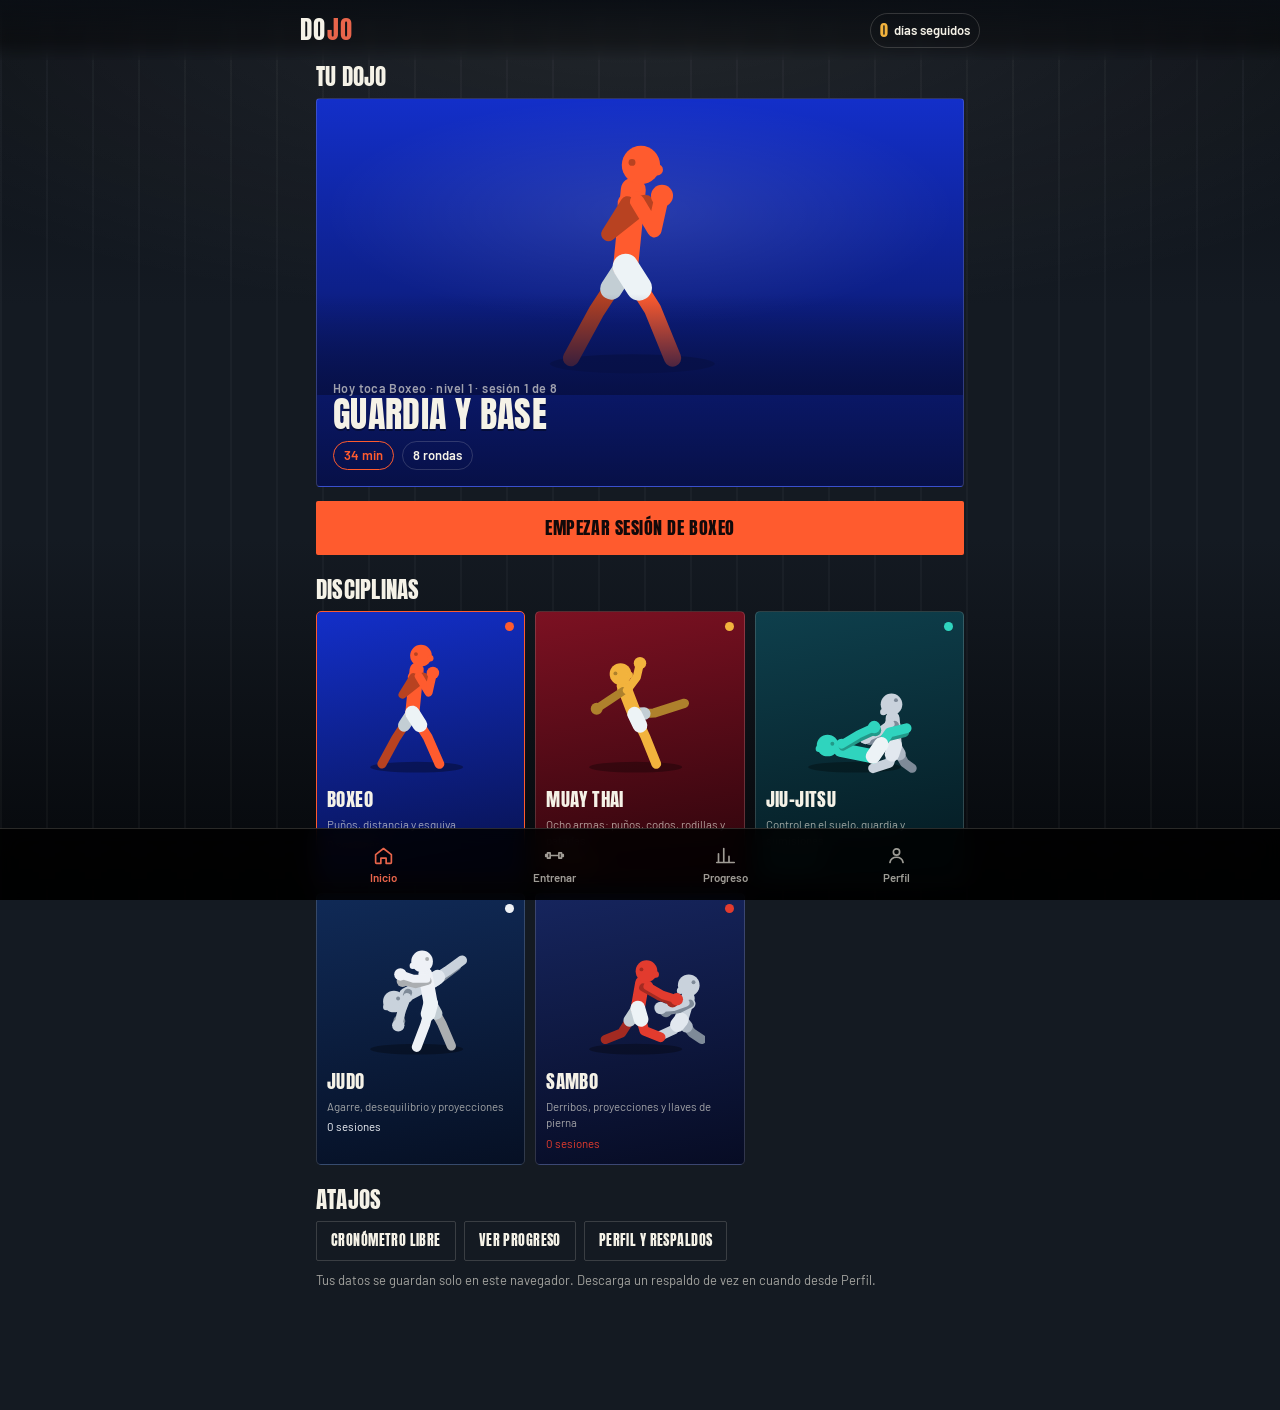
<file: index.html>
<!DOCTYPE html>
<html lang="es">
<head>
<meta charset="utf-8">
<title>Dojo · entrenamiento progresivo de artes marciales</title>
<meta name="theme-color" content="#0E1116">
<meta name="viewport" content="width=device-width, initial-scale=1, viewport-fit=cover">
<meta name="description" content="Entrenador progresivo de boxeo, muay thai, jiu-jitsu, judo y sambo: sesiones por niveles, cronómetro de rondas y animaciones de cada técnica.">
<link rel="icon" href="icon.svg" type="image/svg+xml">
<link rel="apple-touch-icon" href="icon-192.png">
<link rel="manifest" href="manifest.webmanifest">
<link rel="preconnect" href="https://fonts.googleapis.com">
<link rel="preconnect" href="https://fonts.gstatic.com" crossorigin>
<link href="https://fonts.googleapis.com/css2?family=Anton&family=Barlow:wght@400;500;600;700&display=swap" rel="stylesheet">
<style>
/* =========================================================
   Dojo — hoja de estilos
   Un tema por disciplina: body[data-disc] cambia la paleta.
   ========================================================= */
:root{
  --wall:#141A22; --wall-deep:#0B0F15; --wall-ink:#05070A;
  --fig:#E8654B; --fig-deep:#A83A26;
  --uke:#C9D2DC; --uke-deep:#7E8A98;
  --chalk:#F5F2E7; --chalk-soft:rgba(245,242,231,.64); --chalk-faint:rgba(245,242,231,.26);
  --gold:#F2B33D; --line:rgba(245,242,231,.17);
  --panel:rgba(5,7,10,.42); --panel-solid:#141A22;
  --floor:#0A0C10;
  --fs:1;
  --wash:rgba(0,0,0,.24); --wash-2:rgba(0,0,0,.5); --wash-top:rgba(0,0,0,.35); --wash-in:rgba(0,0,0,.35);
  --chalk-wash:rgba(245,242,231,.15); --hl:rgba(255,255,255,.10); --hl-2:rgba(255,255,255,.3);
  --tabs-bg:rgba(0,0,0,.86); --scrim:rgba(0,0,0,.66); --btn-ink:#12090A; --toast-ink:#10131A;
}
body[data-disc="boxeo"]{--wall:#132FC9;--wall-deep:#0B1C86;--wall-ink:#071047;--fig:#FF5B2E;--fig-deep:#BE3A17;--panel:rgba(7,16,71,.42);--panel-solid:#0D2199;--floor:#1B1419}
body[data-disc="muaythai"]{--wall:#7C1122;--wall-deep:#4C0713;--wall-ink:#2A040B;--fig:#F2B33D;--fig-deep:#B27716;--panel:rgba(42,4,11,.45);--panel-solid:#5E0D1A;--floor:#1C0509;--gold:#FFD37A}
body[data-disc="bjj"]{--wall:#0E3F4C;--wall-deep:#082B35;--wall-ink:#041920;--fig:#2FD4BE;--fig-deep:#199486;--panel:rgba(4,25,32,.45);--panel-solid:#0B3541;--floor:#03161C;--gold:#FFD37A}
body[data-disc="judo"]{--wall:#102A57;--wall-deep:#0A1C3C;--wall-ink:#061024;--fig:#EEF1F6;--fig-deep:#9AA6BC;--uke:#6E9BD8;--uke-deep:#3F6BA6;--panel:rgba(6,16,36,.45);--panel-solid:#0E2450;--floor:#040B18}
body[data-disc="sambo"]{--wall:#16255E;--wall-deep:#0D1740;--wall-ink:#070C24;--fig:#E23B2E;--fig-deep:#9E2319;--uke:#7FA9E8;--uke-deep:#44689F;--panel:rgba(7,12,36,.45);--panel-solid:#132152;--floor:#050818}

/* ---- temas globales (sobreescriben la paleta de la disciplina, menos el color de acento) ---- */
body[data-tema="verde"]{--wall:#123123;--wall-deep:#0A1E14;--wall-ink:#04100A;--panel:rgba(4,16,10,.44);--panel-solid:#143A27;--floor:#040D08}
body[data-tema="verde"][data-disc="judo"]{--fig:#EAF3EC;--fig-deep:#8FAF9B}
body[data-tema="claro"]{
  --wall:#EFEBE1;--wall-deep:#FBF9F4;--wall-ink:#DED7C8;--floor:#D6CFBE;
  --chalk:#141821;--chalk-soft:rgba(20,24,33,.68);--chalk-faint:rgba(20,24,33,.34);
  --line:rgba(20,24,33,.18);--panel:rgba(255,255,255,.68);--panel-solid:#FFFFFF;--gold:#9A6B08;
  --wash:rgba(255,255,255,.72);--wash-2:rgba(20,24,33,.06);--wash-top:rgba(0,0,0,.06);--wash-in:#FFFFFF;
  --chalk-wash:rgba(20,24,33,.13);--hl:rgba(20,24,33,.06);--hl-2:rgba(20,24,33,.34);
  --tabs-bg:rgba(255,255,255,.94);--scrim:rgba(20,24,33,.5);--toast-ink:#F7F5EF;
  --uke:#8A97A6;--uke-deep:#5B6673;
}
body[data-tema="claro"]::after{display:none}
body[data-tema="claro"] .hero-txt h2{text-shadow:none}
body[data-tema="claro"][data-disc="judo"]{--fig:#2C4E8F;--fig-deep:#1B3363}
body[data-tema="claro"][data-disc="bjj"]{--fig:#0E8C7C;--fig-deep:#096357}
body[data-tema="claro"][data-disc="muaythai"]{--fig:#B7791B;--fig-deep:#7E5310}
body[data-tema="claro"] .btn{color:#FBF9F4}
body[data-tema="claro"] .btn.ghost{color:var(--chalk)}
body[data-tema="claro"] .btn.gold{color:#1B1300}
body[data-tema="claro"] .lvl[aria-pressed="true"]{background:var(--chalk);color:#FBF9F4;border-color:var(--chalk)}
body[data-tema="claro"] .lvl[aria-pressed="true"] s{color:rgba(251,249,244,.75)}
body[data-tema="claro"] .chip[aria-pressed="true"],body[data-tema="claro"] .rpe button[aria-pressed="true"],
body[data-tema="claro"] .srow.done .mark{color:#FBF9F4}
body[data-tema="claro"] .dial::after{background:var(--panel-solid)}
/* tarjetas y héroe de color: conservan fondo oscuro, así que su texto va en claro */
body[data-tema="claro"] .disc,body[data-tema="claro"] .hero.solid,body[data-tema="claro"] .hero.solid h2{color:#F7F5EF}
body[data-tema="claro"] .disc s,body[data-tema="claro"] .hero.solid .eyebrow{color:rgba(247,245,239,.74)}
body[data-tema="claro"] .disc{border-color:rgba(247,245,239,.22)}
body[data-tema="claro"] .hero.solid .pill{border-color:rgba(247,245,239,.32);color:#F7F5EF}
body[data-tema="claro"] .hero.solid .pill.hot{border-color:var(--fig);color:var(--fig)}

*{box-sizing:border-box;margin:0;padding:0}
html{-webkit-text-size-adjust:100%}
body{font-family:'Barlow',system-ui,-apple-system,'Segoe UI',sans-serif;background:var(--wall);color:var(--chalk);
  min-height:100dvh;line-height:1.45;overflow-x:hidden;transition:background .3s ease}
body::before{content:"";position:fixed;inset:0;z-index:-2;
  background:linear-gradient(180deg,var(--wall-deep) 0%,var(--wall) 34%,var(--wall) 60%,var(--wall-ink) 100%)}
body::after{content:"";position:fixed;inset:0;z-index:-1;pointer-events:none;mix-blend-mode:screen;
  background:repeating-linear-gradient(90deg,rgba(255,255,255,.03) 0 2px,transparent 2px 46px),
             radial-gradient(120% 60% at 50% 0%,rgba(255,255,255,.09),transparent 60%)}
h1,h2,h3,.display,.num{font-family:'Anton',Impact,sans-serif;font-weight:400;letter-spacing:.01em;line-height:.95}
button{font:inherit;color:inherit;background:none;border:none;cursor:pointer}
a{color:var(--gold)}
:focus-visible{outline:3px solid var(--gold);outline-offset:2px}
.wrap{max-width:680px;margin:0 auto;padding:0 16px 120px}

.top{position:sticky;top:0;z-index:30;padding:calc(12px + env(safe-area-inset-top)) 16px 12px;
  background:linear-gradient(180deg,var(--wall-deep),var(--wash-top) 70%,transparent);backdrop-filter:blur(6px)}
.top-in{max-width:680px;margin:0 auto;display:flex;align-items:center;gap:10px}
.back{font-size:calc((30px)*var(--fs,1));line-height:1;padding:0 8px 4px;color:var(--chalk-soft)}
.brand{font-family:'Anton',sans-serif;font-size:calc((25px)*var(--fs,1));text-transform:uppercase;letter-spacing:.05em}
.brand span{color:var(--fig)}
.badge{margin-left:auto;display:flex;align-items:center;gap:6px;border:1.5px solid var(--line);padding:5px 9px;border-radius:999px;font-size:calc((13px)*var(--fs,1));font-weight:600}
.badge b{font-family:'Anton',sans-serif;font-size:calc((16px)*var(--fs,1));color:var(--gold);font-weight:400}

.card{background:var(--panel);border:1.5px solid var(--line);border-radius:4px;padding:16px;margin-bottom:14px}
.eyebrow{font-size:calc((12.5px)*var(--fs,1));font-weight:600;color:var(--chalk-soft);letter-spacing:.03em}
.h-sec{font-size:calc((23px)*var(--fs,1));text-transform:uppercase;margin:24px 0 10px}
.h-sec:first-child{margin-top:6px}
.note{font-size:calc((13px)*var(--fs,1));color:var(--chalk-soft);margin-top:10px}

/* ---- hub de disciplinas ---- */
.discs{display:grid;grid-template-columns:repeat(2,1fr);gap:10px}
@media(min-width:620px){.discs{grid-template-columns:repeat(3,1fr)}}
.disc{position:relative;overflow:hidden;border:1.5px solid var(--line);border-radius:5px;padding:10px 10px 12px;text-align:left;
  background:linear-gradient(170deg,var(--d-wall),var(--d-ink));min-height:168px;display:flex;flex-direction:column}
.disc svg{width:74%;max-width:130px;height:auto;margin:0 auto 2px;display:block}
.disc b{font-family:'Anton',sans-serif;font-weight:400;font-size:calc((19px)*var(--fs,1));text-transform:uppercase;letter-spacing:.02em}
.disc s{display:block;text-decoration:none;font-size:calc((11.5px)*var(--fs,1));color:var(--chalk-soft);margin-top:2px}
.disc .dot{position:absolute;top:10px;right:10px;width:9px;height:9px;border-radius:50%;background:var(--d-fig)}
.disc.on{border-color:var(--d-fig)}

.hero{position:relative;overflow:hidden;border:1.5px solid var(--line);border-radius:4px;margin-bottom:14px;
  background:linear-gradient(180deg,var(--wash),var(--wash-2))}
.hero-stage{position:relative;padding:8px 0 0;display:flex;justify-content:center;
  background:radial-gradient(70% 55% at 50% 38%,var(--hl),transparent 70%)}
.hero-stage svg{width:min(66%,230px);height:auto;display:block}
.hero-floor{position:absolute;left:0;right:0;bottom:0;height:34%;z-index:1;pointer-events:none;
  background:linear-gradient(180deg,transparent,var(--floor))}
.hero-txt{position:relative;z-index:2;padding:0 16px 16px;margin-top:-16px}
.hero-txt h2{font-size:calc((clamp(25px,7vw,36px))*var(--fs,1));text-transform:uppercase;text-shadow:0 2px 0 rgba(0,0,0,.35)}
.hero-meta{display:flex;flex-wrap:wrap;gap:8px;margin-top:10px}
.pill{border:1.5px solid var(--line);border-radius:999px;padding:4px 10px;font-size:calc((13px)*var(--fs,1));font-weight:600}
.pill.hot{border-color:var(--fig);color:var(--fig)}

.btn{display:inline-flex;align-items:center;justify-content:center;gap:8px;width:100%;background:var(--fig);color:#12090A;
  font-family:'Anton',sans-serif;font-size:calc((18px)*var(--fs,1));text-transform:uppercase;letter-spacing:.03em;padding:14px 18px;border-radius:2px;
  transition:transform .12s ease,filter .12s ease}
body[data-disc="judo"] .btn{color:#0A1C3C}
.btn:active{transform:translateY(1px) scale(.995)}
.btn:hover{filter:brightness(1.07)}
.btn.ghost{background:transparent;color:var(--chalk);border:1.5px solid var(--line);font-size:calc((15px)*var(--fs,1))}
.btn.gold{background:var(--gold);color:#241700}
.btn.sm{width:auto;font-size:calc((14px)*var(--fs,1));padding:9px 14px}
.btn[disabled]{opacity:.42;pointer-events:none}
.btn-row{display:flex;gap:8px;flex-wrap:wrap}

.levels{display:grid;grid-template-columns:repeat(4,1fr);gap:6px;margin-bottom:14px}
.lvl{border:1.5px solid var(--line);border-radius:2px;padding:9px 4px 8px;text-align:center;background:var(--wash)}
.lvl b{display:block;font-family:'Anton',sans-serif;font-size:calc((14px)*var(--fs,1));font-weight:400;text-transform:uppercase}
.lvl s{display:block;font-size:calc((11px)*var(--fs,1));text-decoration:none;color:var(--chalk-soft);margin-top:2px}
.lvl[aria-pressed="true"]{background:var(--chalk);color:#10131A;border-color:var(--chalk)}
.lvl[aria-pressed="true"] s{color:rgba(16,19,26,.7)}
.lvl.locked{opacity:.45}

.slist{border-top:1.5px solid var(--line)}
.srow{display:flex;align-items:center;gap:12px;width:100%;text-align:left;padding:13px 2px;border-bottom:1.5px solid var(--line)}
.srow .n{font-family:'Anton',sans-serif;font-size:calc((19px)*var(--fs,1));min-width:32px;color:var(--chalk-faint)}
.srow .t{flex:1;min-width:0}
.srow .t b{display:block;font-weight:600;font-size:calc((15.5px)*var(--fs,1))}
.srow .t s{display:block;text-decoration:none;font-size:calc((13px)*var(--fs,1));color:var(--chalk-soft);white-space:nowrap;overflow:hidden;text-overflow:ellipsis}
.srow .mark{width:26px;height:26px;border:1.5px solid var(--line);border-radius:50%;display:grid;place-items:center;flex:0 0 auto;font-size:calc((14px)*var(--fs,1))}
.srow.done .n{color:var(--fig)}
.srow.done .mark{background:var(--fig);border-color:var(--fig);color:#12090A}
.srow.next{background:linear-gradient(90deg,var(--hl),transparent)}

.tgrid{display:grid;grid-template-columns:repeat(2,1fr);gap:10px}
@media(min-width:560px){.tgrid{grid-template-columns:repeat(3,1fr)}}
.tcard{border:1.5px solid var(--line);border-radius:4px;background:var(--wash);padding:8px;text-align:left}
.tcard svg{width:100%;height:auto;display:block;margin-bottom:6px}
.tcard b{display:block;font-size:calc((14.5px)*var(--fs,1));font-weight:600;line-height:1.2}
.tcard s{display:block;text-decoration:none;font-size:calc((11.5px)*var(--fs,1));color:var(--chalk-soft);margin-top:2px}

.sheet{position:fixed;inset:0;z-index:80;background:var(--scrim);backdrop-filter:blur(3px);display:flex;align-items:flex-end;justify-content:center}
.sheet[hidden]{display:none}
.sheet-in{background:var(--panel-solid);border-top:3px solid var(--fig);width:100%;max-width:680px;max-height:92dvh;overflow:auto;
  padding:16px 16px calc(28px + env(safe-area-inset-bottom));border-radius:6px 6px 0 0}
@media(min-width:680px){.sheet{align-items:center}.sheet-in{border-radius:6px;border:1.5px solid var(--line);border-top:3px solid var(--fig)}}
.sheet-head{display:flex;align-items:flex-start;gap:12px;margin-bottom:12px}
.sheet-head h3{font-size:calc((26px)*var(--fs,1));text-transform:uppercase;flex:1}
.x{font-size:calc((21px)*var(--fs,1));line-height:1;padding:4px 8px;border:1.5px solid var(--line);border-radius:2px}
.stage{background:linear-gradient(180deg,var(--wash),var(--wash-2));border:1.5px solid var(--line);border-radius:2px;
  display:flex;justify-content:center;padding:6px 0 0;margin-bottom:14px}
.stage svg{width:min(62%,220px);height:auto}
.keys{list-style:none;margin:0 0 14px}
.keys li{display:flex;gap:10px;padding:7px 0;border-bottom:1px solid var(--line);font-size:calc((15px)*var(--fs,1))}
.keys li::before{content:"";flex:0 0 auto;width:9px;height:9px;margin-top:7px;background:var(--fig);transform:rotate(45deg)}
.warn{border-left:3px solid var(--gold);padding:8px 0 8px 11px;font-size:calc((14.5px)*var(--fs,1));color:var(--chalk-soft);margin-bottom:14px}
.warn b{color:var(--gold);font-weight:600}

.runner{position:fixed;inset:0;z-index:70;background:var(--wall);overflow:auto}
.runner[hidden]{display:none}
.runner::before{content:"";position:fixed;inset:0;z-index:0;background:linear-gradient(180deg,var(--wall-deep),var(--wall) 40%,var(--floor) 100%)}
.runner-in{position:relative;z-index:1;max-width:680px;margin:0 auto;padding:calc(14px + env(safe-area-inset-top)) 16px 46px}
.clock{text-align:center;padding:6px 0 10px}
.dial{position:relative;width:min(68vw,240px);aspect-ratio:1;margin:0 auto;border-radius:50%;display:grid;place-items:center;
  background:conic-gradient(var(--fig) calc(var(--p,0)*1%),var(--chalk-wash) 0);transition:background .2s linear}
.dial::after{content:"";position:absolute;inset:11px;border-radius:50%;background:var(--wall-deep);border:1.5px solid var(--line)}
.dial.rest{background:conic-gradient(var(--gold) calc(var(--p,0)*1%),var(--chalk-wash) 0)}
.dial-in{position:relative;z-index:1;text-align:center}
.dial-in .num{font-size:calc((clamp(44px,14vw,62px))*var(--fs,1));display:block}
.dial-in .st{font-size:calc((12px)*var(--fs,1));font-weight:700;letter-spacing:.13em;color:var(--chalk-soft);margin-top:4px}
.blocks{list-style:none;margin:14px 0}
.blocks li{display:flex;gap:11px;align-items:baseline;padding:11px 0;border-bottom:1.5px solid var(--line);font-size:calc((15px)*var(--fs,1));opacity:.45}
.blocks li b{font-weight:600}
.blocks li i{font-style:normal;font-size:calc((13px)*var(--fs,1));color:var(--chalk-soft)}
.blocks li .tm{margin-left:auto;font-family:'Anton',sans-serif;font-size:calc((15px)*var(--fs,1));color:var(--chalk-faint)}
.blocks li.on{opacity:1;background:linear-gradient(90deg,var(--hl),transparent)}
.blocks li.past{opacity:.3}
.blocks li.past b{text-decoration:line-through}

.stats{display:grid;grid-template-columns:repeat(3,1fr);gap:8px;margin-bottom:14px}
.stat{border:1.5px solid var(--line);border-radius:2px;padding:11px 10px;background:var(--wash)}
.stat b{display:block;font-family:'Anton',sans-serif;font-size:calc((29px)*var(--fs,1));font-weight:400;line-height:1}
.stat s{display:block;text-decoration:none;font-size:calc((11.5px)*var(--fs,1));color:var(--chalk-soft);margin-top:4px}
.bars{display:flex;align-items:flex-end;gap:5px;height:94px;padding:6px 0 0;border-bottom:1.5px solid var(--line)}
.bars div{flex:1;background:var(--chalk-wash);border-radius:1px;min-height:3px}
.bars div.has{background:var(--fig)}
.bars-x{display:flex;gap:5px;margin-top:5px}
.bars-x span{flex:1;text-align:center;font-size:calc((10px)*var(--fs,1));color:var(--chalk-faint)}
.heat{display:grid;grid-template-columns:repeat(14,1fr);gap:4px;margin-top:6px}
.heat i{aspect-ratio:1;border-radius:2px;background:var(--chalk-wash);display:block}
.heat i[data-n="1"]{background:var(--hl-2)}
.heat i[data-n="2"]{background:var(--fig-deep)}
.heat i[data-n="3"]{background:var(--fig)}
.meter{height:8px;background:var(--chalk-wash);margin-top:5px}
.meter i{display:block;height:100%;background:var(--fig)}
.mrow{display:flex;justify-content:space-between;font-size:calc((14px)*var(--fs,1));font-weight:600}
.mrow s{text-decoration:none;color:var(--chalk-soft)}
.log{list-style:none}
.log li{display:flex;gap:11px;align-items:center;padding:11px 0;border-bottom:1.5px solid var(--line);font-size:calc((14.5px)*var(--fs,1))}
.log li .d{font-family:'Anton',sans-serif;font-size:calc((15px)*var(--fs,1));min-width:50px;color:var(--chalk-soft)}
.log li .del{margin-left:auto;font-size:calc((17px)*var(--fs,1));color:var(--chalk-faint);padding:2px 6px}
.empty{border:1.5px dashed var(--line);border-radius:2px;padding:20px 16px;text-align:center;color:var(--chalk-soft);font-size:calc((14.5px)*var(--fs,1))}
.medals{display:grid;grid-template-columns:repeat(2,1fr);gap:8px}
@media(min-width:560px){.medals{grid-template-columns:repeat(3,1fr)}}
.medal{border:1.5px solid var(--line);border-radius:3px;padding:10px;background:var(--wash);opacity:.4}
.medal.on{opacity:1;border-color:var(--gold)}
.medal b{display:block;font-size:calc((14px)*var(--fs,1));font-weight:600}
.medal s{display:block;text-decoration:none;font-size:calc((11.5px)*var(--fs,1));color:var(--chalk-soft);margin-top:2px}

label.fld{display:block;font-size:calc((13px)*var(--fs,1));font-weight:600;color:var(--chalk-soft);margin:12px 0 6px}
textarea,input,select{width:100%;background:var(--wash-in);border:1.5px solid var(--line);color:var(--chalk);border-radius:2px;
  padding:10px;font:inherit;font-size:calc((15px)*var(--fs,1));resize:vertical}
.grid2{display:grid;grid-template-columns:1fr 1fr;gap:10px}
.rpe{display:grid;grid-template-columns:repeat(5,1fr);gap:6px}
.rpe button{border:1.5px solid var(--line);border-radius:2px;padding:9px 0;font-family:'Anton',sans-serif;font-size:calc((17px)*var(--fs,1))}
.rpe button[aria-pressed="true"]{background:var(--fig);color:#12090A;border-color:var(--fig)}
.chips{display:flex;flex-wrap:wrap;gap:7px;margin-bottom:10px}
.chip{border:1.5px solid var(--line);border-radius:999px;padding:7px 13px;font-size:calc((14px)*var(--fs,1));font-weight:600}
.chip[aria-pressed="true"]{background:var(--fig);border-color:var(--fig);color:#12090A}
body[data-disc="judo"] .chip[aria-pressed="true"]{color:#0A1C3C}

.tabs{position:fixed;left:0;right:0;bottom:0;z-index:40;background:var(--tabs-bg);backdrop-filter:blur(10px);
  border-top:1.5px solid var(--line);padding:8px 8px calc(8px + env(safe-area-inset-bottom))}
.tabs-in{max-width:680px;margin:0 auto;display:grid;grid-template-columns:repeat(4,1fr);gap:4px}
.tab{padding:8px 4px 6px;text-align:center;border-radius:2px;font-size:calc((11.5px)*var(--fs,1));font-weight:600;color:var(--chalk-soft)}
.tab svg{display:block;margin:0 auto 3px;width:21px;height:21px;stroke:currentColor;fill:none;stroke-width:1.9;stroke-linecap:round;stroke-linejoin:round}
.tab[aria-selected="true"]{color:var(--fig)}
.toast{position:fixed;left:50%;bottom:92px;transform:translateX(-50%);z-index:95;background:var(--chalk);color:var(--toast-ink);
  padding:11px 18px;border-radius:2px;font-weight:600;font-size:calc((14.5px)*var(--fs,1));box-shadow:0 8px 24px rgba(0,0,0,.4);max-width:90vw;text-align:center}
.toast[hidden]{display:none}
@media (prefers-reduced-motion:reduce){*{animation-duration:.001ms !important;transition:none !important}}

/* ---- personalización ---- */
.opts{display:grid;grid-template-columns:repeat(3,1fr);gap:8px;margin-top:8px}
.opt{border:1.5px solid var(--line);border-radius:3px;padding:11px 8px;text-align:center;font-size:calc(13.5px*var(--fs,1));font-weight:600}
.opt[aria-pressed="true"]{border-color:var(--fig);color:var(--fig);background:var(--hl)}
.opt em{display:block;font-style:normal;font-size:calc(11.5px*var(--fs,1));color:var(--chalk-soft);margin-top:3px}
.fsrow{display:flex;align-items:center;gap:10px;margin-top:8px}
.fsrow button{width:52px;height:46px;border:1.5px solid var(--line);border-radius:3px;font-family:'Anton',sans-serif;font-size:calc(20px*var(--fs,1))}
.fsrow span{flex:1;text-align:center;font-weight:600;font-size:calc(15px*var(--fs,1))}
.swatch{display:inline-block;width:13px;height:13px;border-radius:50%;margin-right:6px;vertical-align:-1px;border:1px solid var(--line)}
.vozbtn{position:relative}
.vozbtn[aria-pressed="false"]{opacity:.55}

</style>
</head>
<body data-disc="hub">

<header class="top">
  <div class="top-in">
    <button class="back" id="back" hidden aria-label="Volver al inicio">‹</button>
    <div class="brand" id="brand">Dojo</div>
    <div class="badge" id="streak"><b>0</b> días seguidos</div>
  </div>
</header>

<main class="wrap" id="view"></main>

<nav class="tabs"><div class="tabs-in" role="tablist">
  <button class="tab" role="tab" data-tab="inicio" aria-selected="true">
    <svg viewBox="0 0 24 24"><path d="M3 11l9-7 9 7v9a1 1 0 0 1-1 1h-5v-6H9v6H4a1 1 0 0 1-1-1z"/></svg>Inicio</button>
  <button class="tab" role="tab" data-tab="entrenar" aria-selected="false">
    <svg viewBox="0 0 24 24"><path d="M4 9h3v6H4zM17 9h3v6h-3zM7 12h10M2 11h2v2H2zM20 11h2v2h-2z"/></svg>Entrenar</button>
  <button class="tab" role="tab" data-tab="progreso" aria-selected="false">
    <svg viewBox="0 0 24 24"><path d="M4 20V10M10 20V4M16 20v-7M22 20H2"/></svg>Progreso</button>
  <button class="tab" role="tab" data-tab="perfil" aria-selected="false">
    <svg viewBox="0 0 24 24"><circle cx="12" cy="8" r="3.6"/><path d="M4.5 20c.8-4 3.8-6 7.5-6s6.7 2 7.5 6"/></svg>Perfil</button>
</div></nav>

<div class="sheet" id="sheet" hidden><div class="sheet-in" id="sheetIn"></div></div>
<div class="runner" id="runner" hidden><div class="runner-in" id="runnerIn"></div></div>
<div class="toast" id="toast" hidden></div>

<script>
/* =========================================================
   engine.js — esqueleto animado, utilidades y almacenamiento
   Un "movimiento" es: {id, nom, cat, dur, frames, claves, error}
   frames: [ [pose, tiempo 0..1, poseOponente?], ... ]
   pose: {h,n,p,sl,el,fl,sr,er,fr,kl,tl,kr,tr} en un lienzo 240x300
   ========================================================= */

/* ---------- helpers de postura ---------- */
const P = (b, o) => Object.assign({}, b, o);
const SH = (b, dx, dy, keep) => {
  const o = {};
  for (const k in b) o[k] = (keep && keep.indexOf(k) > -1) ? b[k] : [b[k][0] + dx, b[k][1] + dy];
  return o;
};
/* espejo horizontal: sirve para dibujar al oponente mirando a la izquierda */
const MIR = (b, cx) => {
  cx = (cx == null ? 120 : cx);
  const o = {};
  for (const k in b) o[k] = [2 * cx - b[k][0], b[k][1]];
  return o;
};

/* ---------- postura base: guardia ortodoxa mirando a la derecha ---------- */
const G = {h:[120,62],n:[112,88],p:[104,168],sl:[116,100],el:[134,130],fl:[142,94],
           sr:[106,102],er:[86,134],fr:[124,104],kl:[132,212],tl:[154,262],kr:[74,214],tr:[48,262]};

/* posturas genéricas reutilizables por cualquier disciplina */
const BASE = {
  guard:G,
  stand:{h:[118,62],n:[112,88],p:[108,168],sl:[114,100],el:[126,136],fl:[132,170],sr:[104,102],er:[92,138],fr:[86,172],kl:[124,212],tl:[136,262],kr:[94,212],tr:[82,262]},
  rodillas:{h:[118,96],n:[112,122],p:[108,196],sl:[114,134],el:[128,168],fl:[136,200],sr:[104,136],er:[92,170],fr:[84,202],kl:[132,246],tl:[168,258],kr:[92,248],tr:[56,260]},
  cuatro:{h:[176,140],n:[158,154],p:[104,182],sl:[166,156],el:[172,204],fl:[178,250],sr:[160,160],er:[166,208],fr:[172,252],kl:[92,222],tl:[62,252],kr:[86,226],tr:[56,254]},
  espalda:{h:[76,224],n:[96,232],p:[152,244],sl:[98,226],el:[80,208],fl:[110,202],sr:[100,230],er:[82,212],fr:[112,206],kl:[182,206],tl:[206,232],kr:[176,212],tr:[200,238]},
  tumbado:{h:[74,232],n:[96,238],p:[152,248],sl:[98,232],el:[124,226],fl:[150,222],sr:[100,236],er:[126,230],fr:[152,226],kl:[184,244],tl:[214,248],kr:[178,250],tr:[208,254]}
};

/* ---------- construcción del SVG ---------- */
const REDUCE = !!(window.matchMedia && window.matchMedia('(prefers-reduced-motion: reduce)').matches);
const L = pts => 'M' + pts.map(q => q[0].toFixed(1) + ',' + q[1].toFixed(1)).join('L');
const mid = (a, b) => [(a[0] + b[0]) / 2, (a[1] + b[1]) / 2];
function parts(o) {
  return {
    torso:L([o.n,o.p]), hombros:L([o.sr,o.sl]),
    brazoL:L([o.sl,o.el,o.fl]), brazoR:L([o.sr,o.er,o.fr]),
    piernaL:L([o.p,o.kl,o.tl]), piernaR:L([o.p,o.kr,o.tr]),
    shortL:L([o.p,mid(o.p,o.kl)]), shortR:L([o.p,mid(o.p,o.kr)])
  };
}
function animD(key, poses, kt, dur) {
  const v = poses.map(p => parts(p)[key]).join(';');
  const sp = new Array(poses.length - 1).fill('.4 0 .2 1').join(';');
  return `<animate attributeName="d" dur="${dur}s" repeatCount="indefinite" calcMode="spline" keySplines="${sp}" keyTimes="${kt}" values="${v}"/>`;
}
/* punto de la cara: cada postura puede definir 'fa' para mirar a cualquier lado */
const faz = p => p.fa || [p.h[0] + 17, p.h[1] + 5];
const orj = p => [p.h[0] - (faz(p)[0] - p.h[0]) * 0.55, p.h[1] - (faz(p)[1] - p.h[1]) * 0.55];
function animFn(attr, poses, fn, i, kt, dur) {
  const v = poses.map(p => fn(p)[i].toFixed(1)).join(';');
  const sp = new Array(poses.length - 1).fill('.4 0 .2 1').join(';');
  return `<animate attributeName="${attr}" dur="${dur}s" repeatCount="indefinite" calcMode="spline" keySplines="${sp}" keyTimes="${kt}" values="${v}"/>`;
}
function animPt(attr, key, i, poses, kt, dur, off) {
  const v = poses.map(p => (p[key][i] + (off || 0)).toFixed(1)).join(';');
  const sp = new Array(poses.length - 1).fill('.4 0 .2 1').join(';');
  return `<animate attributeName="${attr}" dur="${dur}s" repeatCount="indefinite" calcMode="spline" keySplines="${sp}" keyTimes="${kt}" values="${v}"/>`;
}

/* dibuja un cuerpo completo; c = {piel, sombra, short, punio} */
function cuerpo(poses, st, kt, dur, live, c, w) {
  const d = parts(st);
  const A = k => live ? animD(k, poses, kt, dur) : '';
  const Apt = (a, k, i, off) => live ? animPt(a, k, i, poses, kt, dur, off) : '';
  const Af = (a, fn, i) => live ? animFn(a, poses, fn, i, kt, dur) : '';
  const s = w || 1;
  return `
    <path d="${d.piernaR}" stroke="${c.sombra}" stroke-width="${17*s}">${A('piernaR')}</path>
    <path d="${d.shortR}" stroke="${c.short2}" stroke-width="${23*s}">${A('shortR')}</path>
    <path d="${d.piernaL}" stroke="${c.piel}" stroke-width="${18*s}">${A('piernaL')}</path>
    <path d="${d.torso}" stroke="${c.piel}" stroke-width="${26*s}">${A('torso')}</path>
    <path d="${d.hombros}" stroke="${c.piel}" stroke-width="${21*s}">${A('hombros')}</path>
    <path d="${d.shortL}" stroke="${c.short}" stroke-width="${27*s}">${A('shortL')}</path>
    <path d="${d.brazoR}" stroke="${c.sombra}" stroke-width="${15*s}">${A('brazoR')}</path>
    <circle cx="${st.fr[0]}" cy="${st.fr[1]}" r="${11*s}" fill="${c.sombra}">${Apt('cx','fr',0)}${Apt('cy','fr',1)}</circle>
    <circle cx="${st.h[0]}" cy="${st.h[1]}" r="${20*s}" fill="${c.piel}">${Apt('cx','h',0)}${Apt('cy','h',1)}</circle>
    <circle cx="${faz(st)[0]}" cy="${faz(st)[1]}" r="${6*s}" fill="${c.piel}">${Af('cx',faz,0)}${Af('cy',faz,1)}</circle>
    <circle cx="${orj(st)[0]}" cy="${orj(st)[1]}" r="${3.6*s}" fill="${c.sombra}">${Af('cx',orj,0)}${Af('cy',orj,1)}</circle>
    <path d="${d.brazoL}" stroke="${c.piel}" stroke-width="${15*s}">${A('brazoL')}</path>
    <circle cx="${st.fl[0]}" cy="${st.fl[1]}" r="${11.5*s}" fill="${c.punio}">${Apt('cx','fl',0)}${Apt('cy','fl',1)}</circle>`;
}

const COL_TU = {piel:'var(--fig)', sombra:'var(--fig-deep)', short:'#EDF3F6', short2:'#C3CED4', punio:'var(--fig)'};
const COL_UKE = {piel:'var(--uke)', sombra:'var(--uke-deep)', short:'#E2E8EF', short2:'#AEB8C4', punio:'var(--uke)'};

/* figura(mov, opciones) -> cadena SVG */
function figura(mov, opt) {
  opt = opt || {};
  const frames = (mov.frames && mov.frames.length > 1) ? mov.frames : [[BASE.guard,0],[BASE.guard,1]];
  const live = !opt.static && !REDUCE;
  const key = Math.min(opt.keyFrame != null ? opt.keyFrame : (mov.key != null ? mov.key : 1), frames.length - 1);
  const kt = frames.map(f => f[1]).join(';');
  const dur = mov.dur || 2;
  const poses = frames.map(f => f[0]);
  const st = poses[key];

  let uke = '';
  if (frames[0][2]) {
    const up = frames.map(f => f[2] || f[0]);
    uke = cuerpo(up, up[key], kt, dur, live, COL_UKE, mov.ukeEscala || 1);
  }
  let rope = '';
  if (mov.ropeC && mov.ropeC.length === frames.length) {
    const rd = i => `M${poses[i].fl[0]},${poses[i].fl[1]} Q${mov.ropeC[i][0]},${mov.ropeC[i][1]} ${poses[i].fr[0]},${poses[i].fr[1]}`;
    rope = `<path d="${rd(key)}" fill="none" stroke="var(--gold)" stroke-width="3.5" stroke-linecap="round">` +
      (live ? `<animate attributeName="d" dur="${dur}s" repeatCount="indefinite" keyTimes="${kt}" values="${frames.map((f,i)=>rd(i)).join(';')}"/>` : '') + `</path>`;
  }
  let rot = '';
  if (live && mov.rot) {
    const pv = mov.rotPivot || [154,262];
    const v = mov.rot.map(r => r + ' ' + pv[0] + ' ' + pv[1]).join(';');
    const rk = mov.rot.length === frames.length ? kt : mov.rot.map((_, i) => (i / (mov.rot.length - 1)).toFixed(3)).join(';');
    rot = `<animateTransform attributeName="transform" type="rotate" dur="${dur}s" repeatCount="indefinite" keyTimes="${rk}" values="${v}"/>`;
  }
  return `<svg viewBox="0 0 240 300" role="img" aria-label="Ilustración: ${(mov.nom||'figura').replace(/&/g,'y')}" xmlns="http://www.w3.org/2000/svg">
  <ellipse cx="112" cy="268" rx="86" ry="10" fill="rgba(0,0,0,.32)"/>
  <g fill="none" stroke-linecap="round" stroke-linejoin="round">${rot}
    ${rope}${uke}${cuerpo(poses, st, kt, dur, live, COL_TU)}
  </g></svg>`;
}

/* arranca las animaciones SMIL recién insertadas en el DOM */
function arrancarAnim(sel) {
  try { document.querySelectorAll((sel || '') + ' svg').forEach(sv => { if (sv.setCurrentTime) sv.setCurrentTime(0); }); } catch (e) {}
}

/* ---------- utilidades ---------- */
const $ = s => document.querySelector(s);
const hoyISO = () => { const d = new Date(); return new Date(d.getTime() - d.getTimezoneOffset() * 6e4).toISOString().slice(0, 10); };
const isoDe = d => new Date(d.getTime() - d.getTimezoneOffset() * 6e4).toISOString().slice(0, 10);
const mmss = s => String(Math.floor(s / 60)).padStart(2, '0') + ':' + String(s % 60).padStart(2, '0');
const esc = t => String(t == null ? '' : t).replace(/[<>&"]/g, c => ({'<':'&lt;','>':'&gt;','&':'&amp;','"':'&quot;'}[c]));

/* ---------- almacenamiento local (sin servidor: apto para GitHub Pages) ---------- */
const KEY = 'dojo.v1';
const AJUSTES_INI = { fs: 100, tema: 'oscuro', voz: 2, vozOn: true };
const DATOS_INI = { reg: [], perfil: {}, programa: { discs: ['boxeo'], dias: [1,3,5] }, sel: {}, disc: 'boxeo', ajustes: Object.assign({}, AJUSTES_INI), updatedAt: 0 };
let S = JSON.parse(JSON.stringify(DATOS_INI));

function cargar() {
  try {
    const raw = localStorage.getItem(KEY);
    if (raw) { const d = JSON.parse(raw); if (d && Array.isArray(d.reg)) S = Object.assign(S, d); }
    else {
      const viejo = localStorage.getItem('sombra.v1');           // datos de la versión solo-boxeo
      if (viejo) {
        const v = JSON.parse(viejo);
        if (v && Array.isArray(v.reg)) S.reg = v.reg.map(r => Object.assign({ disc: 'boxeo' }, r));
      }
    }
  } catch (e) {}
  if (!S.perfil) S.perfil = {};
  if (!S.programa) S.programa = { discs: ['boxeo'], dias: [1,3,5] };
  if (!S.sel) S.sel = {};
  S.ajustes = Object.assign({}, AJUSTES_INI, S.ajustes || {});
}

/* ---------- personalización: tamaño de letra y tema ---------- */
function aplicarAjustes() {
  const a = S.ajustes || AJUSTES_INI;
  document.documentElement.style.setProperty('--fs', ((a.fs || 100) / 100).toFixed(2));
  document.body.dataset.tema = a.tema || 'oscuro';
}

/* ---------- instrucciones por voz ---------- */
const VOCES = [
  { id: 1, nom: 'Voz 1', desc: 'Grave y pausada', rate: .86, pitch: .75 },
  { id: 2, nom: 'Voz 2', desc: 'Natural', rate: 1, pitch: 1 },
  { id: 3, nom: 'Voz 3', desc: 'Clara y rápida', rate: 1.16, pitch: 1.2 }
];
const hayVoz = () => typeof window !== 'undefined' && 'speechSynthesis' in window;
let VOZ_ES = [];
function cargarVoces() {
  if (!hayVoz()) return;
  try {
    const v = speechSynthesis.getVoices() || [];
    VOZ_ES = v.filter(x => /^es/i.test(x.lang));
    if (!VOZ_ES.length) VOZ_ES = v.slice(0, 3);
  } catch (e) {}
}
if (hayVoz()) { cargarVoces(); try { speechSynthesis.onvoiceschanged = cargarVoces; } catch (e) {} }
function hablar(txt, forzar) {
  if (!hayVoz() || !txt) return;
  if (!forzar && !(S.ajustes && S.ajustes.vozOn)) return;
  try {
    speechSynthesis.cancel();
    const perfil = VOCES.find(v => v.id === ((S.ajustes && S.ajustes.voz) || 2)) || VOCES[1];
    const u = new SpeechSynthesisUtterance(String(txt).replace(/\s+/g, ' ').slice(0, 340));
    u.lang = 'es-ES'; u.rate = perfil.rate; u.pitch = perfil.pitch; u.volume = 1;
    if (!VOZ_ES.length) cargarVoces();
    if (VOZ_ES.length) u.voice = VOZ_ES[Math.min(VOCES.indexOf(perfil), VOZ_ES.length - 1)];
    speechSynthesis.speak(u);
  } catch (e) {}
}
function callar() { if (hayVoz()) { try { speechSynthesis.cancel(); } catch (e) {} } }
function guardar() {
  S.updatedAt = Date.now();
  try { localStorage.setItem(KEY, JSON.stringify(S)); }
  catch (e) { toast('No se pudo guardar en este navegador.'); }
}
function descargarRespaldo() {
  const blob = new Blob([JSON.stringify(S, null, 2)], { type: 'application/json' });
  const a = document.createElement('a');
  a.href = URL.createObjectURL(blob);
  a.download = 'dojo-respaldo-' + hoyISO() + '.json';
  document.body.appendChild(a); a.click(); a.remove();
  setTimeout(() => URL.revokeObjectURL(a.href), 4000);
}
function importarRespaldo(file, cb) {
  const fr = new FileReader();
  fr.onload = () => {
    try {
      const d = JSON.parse(fr.result);
      if (!d || !Array.isArray(d.reg)) throw 0;
      const vistos = {}; S.reg.forEach(r => vistos[r.ts] = 1);
      d.reg.forEach(r => { if (!vistos[r.ts]) S.reg.push(r); });
      S.perfil = Object.assign({}, d.perfil || {}, S.perfil.nombre ? S.perfil : d.perfil || {});
      if (d.programa) S.programa = d.programa;
      guardar(); cb(true, d.reg.length);
    } catch (e) { cb(false); }
  };
  fr.onerror = () => cb(false);
  fr.readAsText(file);
}
function toast(msg) {
  const t = $('#toast'); t.textContent = msg; t.hidden = false;
  clearTimeout(t._t); t._t = setTimeout(() => t.hidden = true, 2600);
}

/* =========================================================
   Catálogo físico compartido por todas las disciplinas
   ========================================================= */
const DISC={};
const ORDEN=['boxeo','muaythai','bjj','judo','sambo'];

const EP={
 stand:{h:[118,62],n:[112,88],p:[108,168],sl:[114,100],el:[126,136],fl:[132,170],sr:[104,102],er:[92,138],fr:[86,172],kl:[124,212],tl:[136,262],kr:[94,212],tr:[82,262]},
 cuerdaA:{h:[118,62],n:[112,88],p:[108,168],sl:[114,100],el:[130,138],fl:[142,158],sr:[104,102],er:[88,140],fr:[78,160],kl:[120,212],tl:[126,262],kr:[102,212],tr:[96,262]},
 flexUp:{h:[188,168],n:[170,182],p:[112,204],sl:[180,180],el:[184,214],fl:[188,248],sr:[174,184],er:[178,218],fr:[182,250],kl:[80,216],tl:[46,246],kr:[76,220],tr:[42,250]},
 flexDown:{h:[192,202],n:[174,213],p:[114,222],sl:[184,212],el:[158,230],fl:[188,250],sr:[178,216],er:[152,234],fr:[182,252],kl:[82,228],tl:[46,250],kr:[78,232],tr:[42,252]},
 plancha:{h:[188,182],n:[170,194],p:[112,212],sl:[180,194],el:[186,240],fl:[150,242],sr:[174,198],er:[180,242],fr:[146,244],kl:[80,222],tl:[46,250],kr:[76,226],tr:[42,254]},
 sqUp:{h:[120,58],n:[114,84],p:[110,162],sl:[116,96],el:[146,100],fl:[176,102],sr:[106,98],er:[136,104],fr:[166,108],kl:[124,208],tl:[130,260],kr:[96,208],tr:[88,260]},
 sqDown:{h:[128,110],n:[120,134],p:[98,192],sl:[122,146],el:[152,138],fl:[182,130],sr:[112,148],er:[142,142],fr:[172,136],kl:[138,212],tl:[130,260],kr:[112,214],tr:[88,260]},
 absDown:{h:[172,234],n:[152,242],p:[96,250],sl:[150,236],el:[128,224],fl:[160,216],sr:[148,240],er:[126,228],fr:[158,220],kl:[70,208],tl:[44,252],kr:[64,212],tr:[38,254]},
 absUp:{h:[152,186],n:[136,204],p:[96,250],sl:[134,200],el:[114,190],fl:[146,176],sr:[132,204],er:[112,194],fr:[144,180],kl:[70,208],tl:[44,252],kr:[64,212],tr:[38,254]},
 lungeUp:{h:[118,60],n:[112,86],p:[108,166],sl:[114,98],el:[124,134],fl:[130,168],sr:[104,100],er:[94,136],fr:[88,170],kl:[122,210],tl:[130,262],kr:[96,210],tr:[86,262]},
 lungeDn:{h:[118,86],n:[112,112],p:[108,190],sl:[114,122],el:[124,158],fl:[130,192],sr:[104,124],er:[94,160],fr:[88,194],kl:[152,208],tl:[158,262],kr:[84,236],tr:[62,262]},
 rodA:{h:[118,60],n:[112,86],p:[110,166],sl:[116,98],el:[112,132],fl:[108,166],sr:[106,100],er:[126,128],fr:[140,108],kl:[136,154],tl:[142,190],kr:[96,214],tr:[84,262]},
 rodB:{h:[118,56],n:[112,82],p:[110,162],sl:[116,94],el:[136,122],fl:[150,104],sr:[106,96],er:[100,130],fr:[94,164],kl:[118,212],tl:[126,262],kr:[128,154],tr:[134,190]},
 bpCrouch:{h:[160,140],n:[150,162],p:[132,200],sl:[156,168],el:[174,208],fl:[190,250],sr:[146,170],er:[164,212],fr:[184,252],kl:[150,220],tl:[140,258],kr:[126,222],tr:[108,258]},
 bpJump:{h:[120,38],n:[114,64],p:[110,144],sl:[116,82],el:[118,52],fl:[122,22],sr:[106,84],er:[104,54],fr:[100,24],kl:[124,186],tl:[134,232],kr:[96,186],tr:[84,232]},
 estUp:{h:[118,58],n:[112,84],p:[108,164],sl:[114,96],el:[116,62],fl:[120,28],sr:[104,98],er:[102,64],fr:[98,30],kl:[120,208],tl:[124,262],kr:[98,208],tr:[92,262]},
 estFold:{h:[146,186],n:[126,178],p:[104,178],sl:[130,184],el:[140,216],fl:[146,250],sr:[120,186],er:[130,218],fr:[136,252],kl:[112,212],tl:[118,262],kr:[94,212],tr:[88,262]},
 movA:{h:[118,62],n:[112,88],p:[108,168],sl:[114,100],el:[116,140],fl:[118,180],sr:[104,102],er:[102,142],fr:[100,182],kl:[124,212],tl:[136,262],kr:[94,212],tr:[82,262]},
 movB:{h:[118,62],n:[112,88],p:[108,168],sl:[114,100],el:[152,104],fl:[188,106],sr:[104,102],er:[140,110],fr:[176,114],kl:[124,212],tl:[136,262],kr:[94,212],tr:[82,262]},
 movC:{h:[118,62],n:[112,88],p:[108,168],sl:[114,100],el:[118,62],fl:[122,24],sr:[104,102],er:[104,64],fr:[102,26],kl:[124,212],tl:[136,262],kr:[94,212],tr:[82,262]},
 movD:{h:[118,62],n:[112,88],p:[108,168],sl:[114,100],el:[78,108],fl:[44,114],sr:[104,102],er:[70,112],fr:[38,120],kl:[124,212],tl:[136,262],kr:[94,212],tr:[82,262]}
};
EP.cuerdaB=SH(EP.cuerdaA,0,-9);
EP.cuerdaC=P(SH(EP.cuerdaA,0,-20),{kl:[124,190],kr:[106,190]});
EP.planchaB=P(EP.plancha,{p:[112,206],h:[188,179],n:[170,191]});

const FISICO=[
 {id:'cuerda',nom:'Salto de cuerda',niv:0,cat:'Acondicionamiento',dur:1.1,key:2,
  frames:[[EP.cuerdaA,0],[EP.cuerdaB,.25],[EP.cuerdaC,.5],[EP.cuerdaB,.75],[EP.cuerdaA,1]],
  ropeC:[[110,-130],[330,150],[110,390],[-110,150],[110,-130]],
  claves:['Salta con la punta de los pies, apenas dos centímetros del suelo.','Codos pegados al cuerpo: la cuerda gira con las muñecas, no con los brazos.','Torso erguido y mirada al frente, respiración por la nariz.'],
  error:'Saltar muy alto y con las rodillas rígidas: te agota en un minuto y castiga las articulaciones.'},

 {id:'movilidad',nom:'Círculos de brazos',niv:0,cat:'Calentamiento',dur:3.2,key:2,
  frames:[[EP.movA,0],[EP.movB,.25],[EP.movC,.5],[EP.movD,.75],[EP.movA,1]],
  claves:['Círculos amplios y lentos: 20 hacia adelante y 20 hacia atrás.','Hombros lejos de las orejas y cuello relajado.','Inhala al subir los brazos, exhala al bajarlos.'],
  error:'Hacer círculos rápidos y cortos sin llegar nunca al rango completo.'},

 {id:'lagartija',nom:'Flexiones',niv:0,cat:'Acondicionamiento',dur:2.4,key:1,
  frames:[[EP.flexUp,0],[EP.flexDown,.38],[EP.flexDown,.5],[EP.flexUp,.88],[EP.flexUp,1]],
  claves:['Manos bajo los hombros y cuerpo en línea recta de la cabeza a los talones.','Baja hasta que el pecho quede a un puño del suelo.','Codos a 45°, nunca abiertos en cruz.'],
  error:'Dejar caer la cadera o bajar solo la cabeza en lugar de todo el cuerpo.'},

 {id:'plancha',nom:'Plancha',niv:0,cat:'Acondicionamiento',dur:3,key:1,
  frames:[[EP.plancha,0],[EP.planchaB,.5],[EP.plancha,1]],
  claves:['Codos justo bajo los hombros y antebrazos apoyados.','Aprieta glúteos y abdomen: la cadera ni sube ni se hunde.','Respira de forma continua, no aguantes el aire.'],
  error:'Subir la cadera para descansar: el abdomen deja de trabajar.'},

 {id:'sentadilla',nom:'Sentadillas',niv:0,cat:'Acondicionamiento',dur:2.6,key:1,
  frames:[[EP.sqUp,0],[EP.sqDown,.4],[EP.sqDown,.52],[EP.sqUp,.92],[EP.sqUp,1]],
  claves:['Pies al ancho de los hombros, puntas ligeramente hacia afuera.','Empuja la cadera atrás y baja hasta que el muslo quede paralelo al suelo.','Rodillas en línea con los pies y talones siempre apoyados.'],
  error:'Juntar las rodillas hacia adentro al subir.'},

 {id:'abdominal',nom:'Abdominales',niv:0,cat:'Acondicionamiento',dur:2.2,key:1,
  frames:[[EP.absDown,0],[EP.absUp,.4],[EP.absUp,.52],[EP.absDown,.92],[EP.absDown,1]],
  claves:['Despega los omóplatos del suelo; las manos solo acompañan la cabeza.','Exhala al subir y baja controlado, sin dejarte caer.','Rodillas flexionadas y pies apoyados en el suelo.'],
  error:'Tirar del cuello con las manos y tomar impulso con los brazos.'},

 {id:'zancada',nom:'Zancadas',niv:0,cat:'Acondicionamiento',dur:2.8,key:1,
  frames:[[EP.lungeUp,0],[EP.lungeDn,.4],[EP.lungeDn,.52],[EP.lungeUp,.92],[EP.lungeUp,1]],
  claves:['Paso largo y baja en vertical: la rodilla trasera casi roza el suelo.','La rodilla delantera no sobrepasa la punta del pie.','Torso erguido; empuja con el talón delantero para volver arriba.'],
  error:'Dar un paso corto y cargar todo el peso sobre la rodilla delantera.'},

 {id:'rodillas',nom:'Rodillas altas',niv:0,cat:'Acondicionamiento',dur:.9,key:1,
  frames:[[EP.rodA,0],[EP.rodB,.5],[EP.rodA,1]],
  claves:['Sube la rodilla por encima de la altura de la cadera.','Apoya en la punta del pie: contacto corto y rápido.','Brazos acompañando el movimiento, como en carrera.'],
  error:'Inclinar el torso hacia atrás para poder subir más la rodilla.'},

 {id:'burpee',nom:'Burpees',niv:0,cat:'Acondicionamiento',dur:3.2,key:2,
  frames:[[EP.stand,0],[EP.bpCrouch,.16],[EP.flexUp,.32],[EP.flexDown,.42],[EP.flexUp,.52],[EP.bpCrouch,.64],[EP.bpJump,.76],[EP.stand,.9],[EP.stand,1]],
  claves:['Manos al suelo, salta los pies atrás y queda en plancha recta.','Una flexión abajo, regresa los pies junto a las manos y salta con los brazos arriba.','Ritmo constante: mejor lento y limpio que rápido y roto.'],
  error:'Dejar caer la cadera en la plancha o aterrizar con las rodillas rígidas.'},

 {id:'estiramiento',nom:'Estiramiento final',niv:0,cat:'Enfriamiento',dur:4.5,key:2,
  frames:[[EP.estUp,0],[EP.estUp,.14],[EP.estFold,.44],[EP.estFold,.6],[EP.estUp,.92],[EP.estUp,1]],
  claves:['Mantén cada posición 30 s, sin rebotes.','Respira lento: el músculo cede al exhalar.','Recorre hombros, pectoral, cadera y gemelos.'],
  error:'Estirar con rebotes o forzar hasta el dolor.'}
];
const MAPA=[['cuerda','cuerda'],['plancha','plancha'],['flexion','lagartija'],['sentadilla','sentadilla'],
            ['abdominal','abdominal'],['zancada','zancada'],['rodillas altas','rodillas'],['burpee','burpee'],
            ['sprint','rodillas'],['salto','sentadilla'],['estiramiento','estiramiento'],['movilidad','movilidad'],
            ['respiracion','estiramiento']];
function ejsDe(t){const x=(t||'').toLowerCase();const r=[];
  MAPA.forEach(m=>{if(x.indexOf(m[0])>-1&&r.indexOf(m[1])<0)r.push(m[1]);});
  return r.length?r.slice(0,3):['plancha'];}

/* =========================================================
   data-boxeo.js — Boxeo: movimientos, niveles y sesiones
   ========================================================= */
(function(){
const POSE={
  guard:G,
  bounce:SH(G,0,-14,['tl','tr']),
  bounce2:SH(G,6,-9,['tl','tr']),
  jab:P(G,{h:[126,60],n:[118,86],p:[108,166],sl:[124,96],el:[160,92],fl:[198,88],
           kl:[136,210],tl:[156,262],kr:[74,212],tr:[48,260]}),
  jabHalf:P(G,{h:[123,61],n:[115,87],p:[106,167],sl:[120,98],el:[146,100],fl:[168,92]}),
  cross:P(G,{h:[124,62],n:[118,86],p:[114,166],sr:[122,98],er:[160,94],fr:[200,90],
             sl:[112,104],el:[126,136],fl:[128,102],kl:[138,210],tl:[158,262],kr:[82,208],tr:[58,252]}),
  hook:P(G,{h:[120,64],n:[114,88],p:[112,167],sl:[120,96],el:[162,96],fl:[150,64],
            sr:[110,102],er:[88,130],fr:[112,98],kl:[138,208],tl:[160,258],kr:[80,206],tr:[58,248]}),
  hookBody:P(G,{h:[122,88],n:[116,110],p:[110,182],sl:[122,116],el:[160,126],fl:[184,142],
            sr:[112,122],er:[94,152],fr:[126,124],kl:[136,224],tl:[158,266],kr:[78,224],tr:[56,262]}),
  upDip:P(G,{h:[114,78],n:[108,102],p:[102,178],sr:[102,114],er:[92,150],fr:[114,142],
             sl:[112,112],el:[130,142],fl:[134,110],kl:[128,220],tl:[152,264],kr:[70,222],tr:[46,264]}),
  upper:P(G,{h:[124,60],n:[118,84],p:[114,164],sr:[122,96],er:[140,126],fr:[160,70],
             sl:[112,100],el:[124,132],fl:[126,98],kl:[138,208],tl:[158,260],kr:[82,206],tr:[58,252]}),
  slip:P(G,{h:[140,78],n:[126,96],p:[108,172],sl:[122,106],el:[140,134],fl:[150,100],
            sr:[112,108],er:[92,138],fr:[130,110],kl:[134,214],kr:[72,216]}),
  dip:P(G,{h:[118,104],n:[112,124],p:[102,186],sl:[116,130],el:[138,152],fl:[140,116],
           sr:[106,134],er:[92,158],fr:[126,120],kl:[130,226],tl:[152,264],kr:[70,228],tr:[48,264]}),
  weave:P(G,{h:[134,74],n:[124,94],p:[108,172],sl:[120,104],el:[138,130],fl:[146,96],
             sr:[110,106],er:[90,136],fr:[128,108],kl:[136,214],tl:[158,262],kr:[74,216],tr:[50,262]}),
  fwd1:P(SH(G,6,0,['kl','tl','kr','tr']),{kl:[146,212],tl:[176,262]}),
  fwd2:P(SH(G,12,0,['kl','tl','kr','tr']),{kl:[150,212],tl:[178,262],kr:[86,214],tr:[62,262]}),
  back1:P(SH(G,-6,0,['kl','tl','kr','tr']),{kr:[62,214],tr:[30,262]}),
  back2:P(SH(G,-12,0,['kl','tl','kr','tr']),{kr:[58,214],tr:[28,262],kl:[116,212],tl:[138,262]}),
  crouch:SH(G,0,14,['tl','tr'])
};

/* frames = [[pose, tiempo 0..1], ...] */
const strike=p=>[[POSE.guard,0],[p,.20],[p,.33],[POSE.guard,.52],[POSE.guard,1]];
function combo(list,pause){
  pause=pause||.26; const per=(1-pause)/list.length, f=[[POSE.guard,0]];
  list.forEach((p,i)=>{const s=i*per;f.push([p,s+per*.32],[p,s+per*.5],[POSE.guard,s+per*.88]);});
  f.push([POSE.guard,1]); return f;
}

/* ===================== TÉCNICAS ===================== */
const TEC=[
 {id:'guardia',key:0,nom:'Guardia y postura',niv:1,dur:1.5,
  frames:[[POSE.guard,0],[POSE.bounce,.25],[POSE.guard,.5],[POSE.bounce2,.75],[POSE.guard,1]],
  claves:['Pie adelantado el del lado menos hábil; el otro un paso atrás y en diagonal.',
          'Mentón hacia el pecho, hombros sueltos, codos cerrados sobre las costillas.',
          'Rodillas algo flexionadas, peso repartido y talón trasero despegado.'],
  error:'Quedarte plano y rígido. Si no puedes levantar un pie sin tambalearte, la base está mal.'},

 {id:'paso',key:2,nom:'Paso-arrastre',niv:1,dur:3.4,
  frames:[[POSE.guard,0],[POSE.fwd1,.18],[POSE.fwd2,.34],[POSE.fwd2,.44],[POSE.fwd1,.62],[POSE.guard,.8],[POSE.guard,1]],
  claves:['El pie más cercano a la dirección sale primero; el otro lo arrastra detrás.',
          'Nunca cruces los pies ni juntes los talones.',
          'Desplázate sin subir y bajar la cabeza: la mirada viaja a la misma altura.'],
  error:'Saltar con los dos pies a la vez: durante ese instante no puedes ni pegar ni defender.'},

 {id:'jab',niv:1,nom:'Jab',dur:1.5,frames:strike(POSE.jab),
  claves:['Sale desde la barbilla en línea recta; el puño gira al final del recorrido.',
          'El hombro sube y cubre el mentón en el momento del impacto.',
          'Regresa por la misma línea, más rápido de lo que salió.'],
  error:'Bajar o echar atrás la mano antes de golpear para tomar impulso.'},

 {id:'cross',niv:1,nom:'Directo de derecha',dur:1.6,frames:strike(POSE.cross),
  claves:['Empuja el suelo con el pie trasero y gira talón, cadera y hombro en ese orden.',
          'La mano adelantada se queda pegada a la mejilla.',
          'El puño viaja recto: no describe curva ni sale de afuera.'],
  error:'Golpear solo con el brazo. Sin giro de cadera no hay potencia, solo ruido.'},

 {id:'salida',key:2,niv:1,nom:'Salida atrás',dur:3,
  frames:[[POSE.guard,0],[POSE.back1,.2],[POSE.back2,.38],[POSE.back2,.5],[POSE.back1,.68],[POSE.guard,.86],[POSE.guard,1]],
  claves:['El pie trasero sale primero y el delantero lo sigue de inmediato.',
          'Sales en guardia: ni de espaldas ni con las manos abajo.',
          'Dos pasos y vuelve a fijar la mirada al frente.'],
  error:'Retroceder en línea recta demasiado tiempo: te quedas sin espacio y sin salida.'},

 {id:'doblejab',niv:2,nom:'Doble jab',dur:2,
  frames:[[POSE.guard,0],[POSE.jab,.14],[POSE.jabHalf,.26],[POSE.jab,.38],[POSE.jab,.46],[POSE.guard,.62],[POSE.guard,1]],
  claves:['El primero mide la distancia, el segundo es el que golpea.',
          'No retraigas del todo entre uno y otro: medio camino y vuelve a salir.',
          'Acompaña el segundo con medio paso adelante.'],
  error:'Lanzar dos jabs idénticos y lentos: pierden todo el efecto sorpresa.'},

 {id:'gancho',niv:2,nom:'Gancho de izquierda',dur:1.7,frames:strike(POSE.hook),
  claves:['Codo a la altura del puño y antebrazo paralelo al suelo.',
          'El giro nace del pie delantero: pivota sobre la punta.',
          'Es un golpe corto: si el brazo se estira, ya no es gancho.'],
  error:'Abrir el brazo y lanzar un manotazo amplio desde afuera.'},

 {id:'uppercut',key:2,niv:2,nom:'Uppercut',dur:1.8,
  frames:[[POSE.guard,0],[POSE.upDip,.18],[POSE.upper,.34],[POSE.upper,.44],[POSE.guard,.62],[POSE.guard,1]],
  claves:['Flexiona un poco las rodillas y baja el hombro del brazo que golpea.',
          'El puño sube desde la cadera con la palma hacia ti.',
          'El codo permanece cerca del cuerpo durante todo el recorrido.'],
  error:'Agacharte demasiado y dejar la cabeza dentro de la línea de fuego.'},

 {id:'unodos',niv:2,nom:'Combinación 1-2',dur:2.6,frames:combo([POSE.jab,POSE.cross]),
  claves:['El cross sale mientras el jab vuelve: se cruzan a mitad de camino.',
          'Los pies no se mueven entre un golpe y otro.',
          'Termina en guardia, no admirando el golpe.'],
  error:'Esperar a que el jab regrese del todo antes de tirar el cross.'},

 {id:'slip',niv:2,nom:'Esquiva lateral',dur:2.2,
  frames:[[POSE.guard,0],[POSE.slip,.22],[POSE.slip,.4],[POSE.guard,.62],[POSE.guard,1]],
  claves:['Saca la cabeza de la línea girando la cintura, no inclinando el cuello.',
          'Los ojos siguen al frente durante toda la esquiva.',
          'Quedas con el peso cargado y listo para contragolpear.'],
  error:'Cerrar los ojos o echar la cabeza hacia atrás.'},

 {id:'bob',niv:3,nom:'Bob & weave',dur:2.6,
  frames:[[POSE.guard,0],[POSE.dip,.24],[POSE.weave,.46],[POSE.weave,.56],[POSE.guard,.76],[POSE.guard,1]],
  claves:['Bajas flexionando rodillas, nunca doblando la espalda.',
          'Dibuja una U: bajas, pasas por debajo y subes al otro lado.',
          'Las manos se quedan arriba todo el recorrido.'],
  error:'Subir en el mismo punto donde bajaste: sigues dentro de la línea de tiro.'},

 {id:'pivote',key:0,niv:3,nom:'Pivote',dur:2.8,rot:[0,-26,-26,0],rotPivot:[154,262],
  frames:[[POSE.guard,0],[POSE.guard,.35],[POSE.guard,.6],[POSE.guard,1]],
  claves:['Gira sobre la punta del pie delantero.',
          'El pie trasero barre el suelo describiendo un arco.',
          'Cambias de ángulo sin cambiar la distancia.'],
  error:'Pivotar con el peso en el talón: te frena y te desequilibra.'},

 {id:'cuerpo',key:2,niv:3,nom:'Gancho al cuerpo',dur:1.9,
  frames:[[POSE.guard,0],[POSE.crouch,.14],[POSE.hookBody,.3],[POSE.hookBody,.42],[POSE.guard,.64],[POSE.guard,1]],
  claves:['Flexiona las piernas para bajar el nivel; el torso se mantiene erguido.',
          'Apunta justo bajo las costillas, no a la cadera.',
          'Sube golpeando, no quedándote quieto abajo.'],
  error:'Agacharte doblando la cintura y dejar la cabeza expuesta.'},

 {id:'unodostres',niv:3,nom:'Combinación 1-2-3',dur:3.2,frames:combo([POSE.jab,POSE.cross,POSE.hook]),
  claves:['Jab, cross y gancho: la cadera gira en un sentido y luego en el contrario.',
          'El gancho aprovecha el regreso de la cadera del cross.',
          'Exhala corto en cada impacto, una respiración por combinación.'],
  error:'Acelerar tanto que los tres golpes terminan saliendo del mismo sitio.'},

 {id:'contra',key:3,niv:3,nom:'Contragolpe tras esquiva',dur:2.6,
  frames:[[POSE.guard,0],[POSE.slip,.18],[POSE.slip,.28],[POSE.cross,.44],[POSE.cross,.54],[POSE.guard,.72],[POSE.guard,1]],
  claves:['La esquiva carga el peso en la pierna trasera: de ahí nace el cross.',
          'Contragolpea en el mismo tiempo, sin pausa entre esquivar y pegar.',
          'Sale un golpe, no tres. Y vuelves a guardia.'],
  error:'Esquivar bien y quedarte mirando en lugar de responder.'},

 {id:'finta',key:3,niv:4,nom:'Finta y cruzado',dur:2.8,
  frames:[[POSE.guard,0],[POSE.jabHalf,.16],[POSE.guard,.3],[POSE.cross,.46],[POSE.cross,.56],[POSE.guard,.74],[POSE.guard,1]],
  claves:['Insinúa el golpe con hombro y mirada, no con el brazo entero.',
          'La finta debe parecerse al golpe real en los primeros centímetros.',
          'Cambia el ritmo: finta lenta, golpe rápido.'],
  error:'Fintar siempre igual y en el mismo momento: te vuelves predecible.'},

 {id:'checkhook',niv:4,nom:'Check hook',dur:2.4,rot:[0,0,-30,-30,0],rotPivot:[154,262],
  frames:[[POSE.guard,0],[POSE.hook,.22],[POSE.hook,.36],[POSE.guard,.56],[POSE.guard,1]],
  claves:['Lanzas el gancho mientras pivotas hacia afuera, no después.',
          'El peso pasa al pie delantero y el trasero barre hacia atrás.',
          'Terminas mirando al rival desde un ángulo nuevo.'],
  error:'Pivotar primero y golpear después: pierdes el tiempo del contragolpe.'},

 {id:'largo',niv:4,nom:'1-2-3-2 al cuerpo',dur:4,frames:combo([POSE.jab,POSE.cross,POSE.hook,POSE.hookBody],.2),
  claves:['Alterna alturas: tres golpes arriba y el último abajo.',
          'Los pies se reacomodan entre el tercer y el cuarto golpe.',
          'Un soplido corto por golpe; no aguantes la respiración.'],
  error:'Terminar la combinación con las manos abajo y sin salida preparada.'}
];

const SPAR_MOV=
{id:'sparring',nom:'Sparring de sombra',niv:0,cat:'Sombra',dur:5,key:2,
  frames:[[POSE.guard,0],[POSE.fwd1,.10],[POSE.jab,.20],[POSE.jab,.26],[POSE.fwd1,.34],[POSE.cross,.44],[POSE.cross,.50],[POSE.guard,.58],[POSE.slip,.66],[POSE.hook,.76],[POSE.hook,.82],[POSE.back1,.90],[POSE.guard,1]],
  claves:['Imagina un rival concreto: su altura, su guardia y su golpe favorito.','Ataca, defiende y sal: nunca te quedes plantado después de golpear.','Trabaja a ritmo de pelea, sin frenar entre una acción y la siguiente.'],
  error:'Golpear al aire sin intención ni distancia: deja de ser boxeo y pasa a ser gimnasia.'};
const MOV=TEC.concat([SPAR_MOV]).concat(FISICO);
const CAL={1:'Movilidad de cuello, hombros y cadera. Círculos de brazos y 20 giros de muñeca por lado.',
           2:'Movilidad articular completa, círculos de brazos y 20 rotaciones de tronco.',
           3:'Movilidad de hombros, cadera y tobillo; termina con 30 s de sombra muy lenta.',
           4:'Movilidad completa con círculos amplios y una ronda de sombra progresiva para activar.'};
const CUERDA={1:'Salto básico con los dos pies, ritmo cómodo. Si no tienes cuerda, salta igual simulando el giro con las muñecas.',
              2:'Alterna 30 s de salto básico y 30 s de paso alterno (como trotando).',
              3:'Salto básico y, en los últimos 20 s de cada ronda, rodillas altas.',
              4:'Cambios de ritmo: 20 s a máxima velocidad y 40 s de recuperación, sin parar la cuerda.'};
const SPAR={1:'Rival imaginario que solo lanza jab: muévete, esquiva y responde con jab o 1-2.',
            2:'Rival que ataca con 1-2: defiende y responde con tu combinación del día.',
            3:'Rival que presiona y va al cuerpo: usa bob & weave, pivote y contragolpea.',
            4:'Rival de tu nivel: ritmo de pelea real, fintas, cambios de ángulo y series largas.'};
const RONDAS={1:{cuerda:2,tec:3,sombra:2,spar:1},2:{cuerda:2,tec:3,sombra:3,spar:2},
              3:{cuerda:3,tec:3,sombra:3,spar:3},4:{cuerda:3,tec:4,sombra:4,spar:4}};

const FRIO='Estiramiento de hombros, pectoral, cadera y gemelos. Respiración lenta durante 2 min.';

const NIVELES=[
{id:1,nom:'Principiante',lema:'Base, guardia y los dos golpes rectos',work:120,rest:45,rounds:3,ses:[
 {foco:'Guardia y base',tec:['guardia'],drill:'30 s en guardia perfecta, 15 s de pausa. Revisa mentón, codos y peso en cada repetición.',sombra:'Solo guardia y respiración: muévete lo mínimo y mantén la forma.',extra:'3×30 s de plancha y 20 sentadillas.'},
 {foco:'Paso-arrastre',tec:['paso','guardia'],drill:'10 pasos adelante y 10 atrás por ronda, sin cruzar nunca los pies.',sombra:'Recorre los cuatro lados de un ring imaginario.',extra:'2 min de cuerda y 20 zancadas por pierna.'},
 {foco:'El jab',tec:['jab'],drill:'20 jabs por ronda, uno cada 3 s. Prioriza el regreso a la barbilla.',sombra:'Jab suelto, sin buscar potencia.',extra:'3×15 flexiones.'},
 {foco:'Jab en movimiento',tec:['jab','paso'],drill:'Paso adelante y jab; paso atrás y jab. Alterna en cada repetición.',sombra:'Un jab cada vez que avances: nada de quedarte quieto.',extra:'2 min de cuerda y 30 s de plancha lateral por lado.'},
 {foco:'Directo de derecha',tec:['cross'],drill:'15 cross por ronda, lentos, vigilando el giro del talón trasero.',sombra:'Alterna jab y cross, todavía sin encadenarlos.',extra:'3×12 flexiones y 20 abdominales.'},
 {foco:'Cadera y potencia',tec:['cross','guardia'],drill:'Cross a media velocidad contando: talón, cadera, hombro, puño.',sombra:'Un cross cada cinco segundos, con toda la mecánica.',extra:'3×20 sentadillas.'},
 {foco:'Entrar y salir',tec:['salida','jab'],drill:'Jab, dos pasos atrás y vuelve a entrar con jab.',sombra:'Nunca más de tres segundos en el mismo sitio.',extra:'2 min de cuerda y 3×30 s de plancha.'},
 {foco:'Prueba de nivel 1',tec:['guardia','jab','cross','paso'],drill:'Repasa los cuatro fundamentos, una ronda por cada uno.',sombra:'Rondas libres usando solo jab, cross y desplazamiento.',extra:'Estiramiento largo de hombros, cadera y gemelos.'}]},

{id:2,nom:'Básico',lema:'Golpes curvos, primeras combinaciones y esquiva',work:150,rest:45,rounds:3,ses:[
 {foco:'Doble jab',tec:['doblejab'],drill:'12 dobles jabs por ronda; el segundo con medio paso adelante.',sombra:'Doble jab para entrar, paso atrás para salir.',extra:'3 min de cuerda y 3×20 s de plancha.'},
 {foco:'Combinación 1-2',tec:['unodos'],drill:'15 combinaciones 1-2 por ronda sin mover los pies.',sombra:'Un 1-2 cada vez que cierres distancia.',extra:'3×15 flexiones y 30 abdominales.'},
 {foco:'Gancho',tec:['gancho'],drill:'12 ganchos por ronda pivotando sobre el pie delantero.',sombra:'Jab y gancho alternados, vigilando que el codo no se abra.',extra:'3×20 sentadillas y 30 s de plancha lateral.'},
 {foco:'Uppercut',tec:['uppercut'],drill:'12 uppercuts por ronda, subiendo desde las rodillas.',sombra:'Uppercut después del 1-2, a media distancia.',extra:'3 min de cuerda.'},
 {foco:'Entrar con 1-2 y salir',tec:['unodos','salida'],drill:'1-2 y salida inmediata en dos pasos.',sombra:'Golpea y sal: nunca te quedes después de la combinación.',extra:'4×20 s de rodillas altas.'},
 {foco:'Esquiva lateral',tec:['slip'],drill:'20 esquivas por ronda alternando lados, con la guardia intacta.',sombra:'Esquiva imaginando un jab que entra cada cinco segundos.',extra:'3×30 s de plancha y 20 abdominales.'},
 {foco:'Esquivar y responder',tec:['slip','unodos'],drill:'Esquiva y responde con 1-2 en el mismo tiempo.',sombra:'Por cada esquiva, una respuesta. Sin excepción.',extra:'3 min de cuerda y estiramiento de cadera.'},
 {foco:'Prueba de nivel 2',tec:['doblejab','gancho','uppercut','slip'],drill:'Una ronda por técnica nueva, a ritmo controlado.',sombra:'Rondas libres con todo el repertorio aprendido.',extra:'Estiramiento completo, 6 min.'}]},

{id:3,nom:'Medio',lema:'Defensa con el cuerpo, ángulos y contragolpe',work:180,rest:60,rounds:4,ses:[
 {foco:'Bob & weave',tec:['bob'],drill:'15 recorridos en U por ronda, manos siempre arriba.',sombra:'Un bob & weave cada vez que "recibas" un gancho.',extra:'3×20 sentadillas y 3×30 s de plancha.'},
 {foco:'Pivote',tec:['pivote'],drill:'Jab y pivote de 45°, diez repeticiones por lado.',sombra:'Cambia de ángulo después de cada combinación.',extra:'4 min de cuerda.'},
 {foco:'Golpes al cuerpo',tec:['cuerpo'],drill:'Baja el nivel y lanza 12 ganchos al cuerpo por ronda.',sombra:'Alterna cabeza y cuerpo en cada serie.',extra:'3×15 flexiones y 40 abdominales.'},
 {foco:'Combinación 1-2-3',tec:['unodostres'],drill:'12 combinaciones por ronda; el gancho nace del regreso de la cadera.',sombra:'1-2-3 y salida lateral.',extra:'4×20 s de burpees o rodillas altas.'},
 {foco:'Contragolpe',tec:['contra'],drill:'Esquiva y cross en el mismo tiempo, 15 veces por ronda.',sombra:'Solo contragolpeas: nunca atacas primero.',extra:'4 min de cuerda.'},
 {foco:'Cambio de ritmo',tec:['unodostres','pivote'],drill:'Dentro de cada ronda: 30 s lento y técnico, 30 s explosivo.',sombra:'Alterna ritmos sin avisar.',extra:'3×30 s de plancha y estiramiento.'},
 {foco:'Sombra con rival',tec:['slip','bob','contra'],drill:'Imagina un rival concreto: altura, guardia y golpe favorito.',sombra:'Rondas completas reaccionando a sus ataques.',extra:'4 min de cuerda y movilidad de cuello y hombros.'},
 {foco:'Prueba de nivel 3',tec:['bob','pivote','cuerpo','contra'],drill:'Una ronda por cada técnica del nivel.',sombra:'Rondas libres con defensa y contra obligatorias.',extra:'Estiramiento completo, 6 min.'}]},

{id:4,nom:'Avanzado',lema:'Engaño, ángulos y ritmo de pelea',work:180,rest:45,rounds:5,ses:[
 {foco:'Fintas',tec:['finta'],drill:'Finta de jab y cross, 15 veces por ronda. Cambia el ritmo en cada serie.',sombra:'Nada entra sin finta previa.',extra:'4 min de cuerda y 3×20 sentadillas con salto.'},
 {foco:'Check hook',tec:['checkhook'],drill:'Gancho y pivote simultáneos, 10 por ronda hacia cada lado.',sombra:'Usa el check hook cada vez que el rival "avance".',extra:'4×30 s de rodillas altas.'},
 {foco:'Ángulos',tec:['pivote','checkhook'],drill:'Ataca, cambia de ángulo y vuelve a atacar desde la nueva posición.',sombra:'Prohibido golpear dos veces desde el mismo sitio.',extra:'5 min de cuerda.'},
 {foco:'Combinación larga',tec:['largo'],drill:'10 combinaciones 1-2-3-2 al cuerpo por ronda, sin perder la base.',sombra:'Combinaciones largas con salida obligatoria al terminar.',extra:'4×20 s de burpees.'},
 {foco:'Alta intensidad',tec:['largo','unodostres'],drill:'Intervalos dentro de la ronda: 15 s a máxima velocidad, 45 s técnico.',sombra:'Ritmo de pelea, respiración corta y constante.',extra:'3×40 s de plancha y 50 abdominales.'},
 {foco:'Defensa encadenada',tec:['slip','bob','contra','checkhook'],drill:'Tres defensas seguidas y una sola respuesta.',sombra:'Recibe, mueve la cabeza y responde. Siempre en ese orden.',extra:'5 min de cuerda.'},
 {foco:'Rondas con intención',tec:['finta','largo','pivote'],drill:'Cada ronda con un objetivo: presionar, contragolpear o dominar el centro.',sombra:'Simula una pelea completa con estrategia por ronda.',extra:'Movilidad y respiración diafragmática, 5 min.'},
 {foco:'Prueba final',tec:['finta','checkhook','largo','contra'],drill:'Una ronda por técnica avanzada, a velocidad real.',sombra:'Rondas libres. Graba una si puedes y revísala después.',extra:'Estiramiento completo, 8 min.'}]}
];

function bloques(niv,s){
  const r=RONDAS[niv.id];
  return [
   {nom:'Calentamiento',txt:CAL[niv.id],tipo:'libre',min:5,tec:['movilidad']},
   {nom:'Cuerda',txt:CUERDA[niv.id],tipo:'rondas',rondas:r.cuerda,tec:['cuerda']},
   {nom:'Técnica',txt:s.drill,tipo:'rondas',rondas:r.tec,tec:s.tec},
   {nom:'Sombra',txt:s.sombra,tipo:'rondas',rondas:r.sombra,tec:s.tec},
   {nom:'Sparring de sombra',txt:SPAR[niv.id],tipo:'rondas',rondas:r.spar,tec:['sparring'].concat(s.tec.slice(0,1))},
   {nom:'Acondicionamiento',txt:s.extra,tipo:'libre',min:6,tec:ejsDe(s.extra)},
   {nom:'Enfriamiento',txt:FRIO,tipo:'libre',min:4,tec:['estiramiento']}
  ];
}

DISC.boxeo={
  id:'boxeo', nom:'Boxeo', sub:'Puños, distancia y esquiva', emoji:'\u{1F94A}',
  tema:{wall:'#132FC9',ink:'#071047',fig:'#FF5B2E'},
  portada:'guardia', mov:MOV, niveles:NIVELES, bloques:bloques,
  intro:'Cuatro niveles que van de la guardia y los rectos hasta las fintas y el ritmo de pelea.'
};
})();

/* =========================================================
   data-muaythai.js — Muay Thai
   ========================================================= */
(function(){

/* ---------- posturas ---------- */
const TH={h:[118,58],n:[112,84],p:[106,164],sl:[114,96],el:[128,124],fl:[140,74],sr:[104,98],er:[84,126],fr:[116,78],kl:[128,208],tl:[150,262],kr:[80,210],tr:[56,262]};
const THb=SH(TH,0,-12,['tl','tr']);
const THc=SH(TH,7,-8,['tl','tr']);
const teepCh=P(TH,{h:[110,62],n:[106,88],p:[100,166],kl:[136,160],tl:[152,192],kr:[84,212],tr:[60,262],sl:[110,98],el:[124,126],fl:[132,78],sr:[100,100],er:[80,128],fr:[108,82]});
const teepX={h:[98,70],fa:[115,74],n:[96,96],p:[96,172],sl:[102,106],el:[86,132],fl:[70,150],sr:[92,108],er:[84,128],fr:[106,86],kl:[146,158],tl:[196,146],kr:[80,214],tr:[56,262]};
const lkW=P(TH,{p:[100,168],kr:[66,208],tr:[34,252],sl:[112,98],el:[142,108],fl:[164,84],sr:[102,100],er:[76,116],fr:[58,96]});
const lkX={h:[92,80],fa:[109,84],n:[96,104],p:[110,172],sl:[102,112],el:[120,88],fl:[126,62],sr:[94,114],er:[70,130],fr:[46,146],kl:[130,214],tl:[152,262],kr:[142,198],tr:[196,226]};
const rkX={h:[84,96],fa:[101,98],n:[90,118],p:[110,170],sl:[96,126],el:[114,102],fl:[120,76],sr:[88,128],er:[64,144],fr:[40,160],kl:[130,212],tl:[150,262],kr:[146,168],tr:[202,150]};
const knW=P(TH,{sl:[114,96],el:[144,104],fl:[172,112],sr:[104,98],er:[134,108],fr:[162,118],p:[108,166]});
const knX={h:[108,62],n:[108,88],p:[118,166],sl:[114,98],el:[142,126],fl:[148,150],sr:[104,100],er:[132,130],fr:[140,154],kl:[130,212],tl:[152,262],kr:[158,132],tr:[124,186]};
const coX={h:[122,66],n:[114,90],p:[112,168],sl:[120,98],el:[172,88],fl:[132,72],sr:[108,102],er:[88,132],fr:[124,106],kl:[136,208],tl:[158,258],kr:[80,208],tr:[58,250]};
const chX=P(TH,{h:[116,56],n:[110,82],p:[104,166],kl:[134,166],tl:[144,214],kr:[86,208],tr:[64,262],sl:[112,96],el:[126,120],fl:[138,70],sr:[102,98],er:[82,122],fr:[114,74]});
const clA={h:[104,64],n:[102,90],p:[100,168],sl:[108,100],el:[142,82],fl:[172,66],sr:[98,102],er:[132,86],fr:[164,72],kl:[118,212],tl:[132,262],kr:[78,212],tr:[58,262]};
const clB=P(clA,{p:[108,166],kr:[150,136],tr:[116,190],kl:[116,212],tl:[130,262]});
const ukC={h:[196,68],fa:[179,74],n:[198,94],p:[202,168],sl:[194,104],el:[170,116],fl:[146,124],sr:[202,106],er:[178,120],fr:[154,130],kl:[194,212],tl:[180,262],kr:[222,212],tr:[234,262]};
const ukC2=P(SH(ukC,0,6),{fa:[181,80]});

/* ---------- movimientos ---------- */
const MOV=[
 {id:'guardiathai',nom:'Guardia thai',niv:1,dur:1.5,key:0,
  frames:[[TH,0],[THb,.25],[TH,.5],[THc,.75],[TH,1]],
  claves:['Postura más alta y frontal que en boxeo: el peso vive en la pierna trasera.',
          'Manos altas y adelantadas, codos sueltos para poder bloquear con el antebrazo.',
          'Rebota ligero sobre la punta de los pies para poder levantar la espinilla en cualquier momento.'],
  error:'Cargar el peso en la pierna delantera: no podrás ni patear ni bloquear a tiempo.'},

 {id:'teep',nom:'Teep (patada frontal)',niv:1,dur:1.8,key:2,
  frames:[[TH,0],[teepCh,.18],[teepX,.34],[teepX,.44],[teepCh,.6],[TH,.78],[TH,1]],
  claves:['Primero sube la rodilla, después extiende: nunca patees con la pierna estirada desde abajo.',
          'Empuja con la planta del pie, no con la punta, como si dieras un empujón.',
          'Recoge la pierna por la misma línea antes de apoyar.'],
  error:'Lanzar el teep como un puntapié de fútbol, sin levantar la rodilla primero.'},

 {id:'lowkick',nom:'Patada baja',niv:1,dur:1.9,key:2,
  frames:[[TH,0],[lkW,.16],[lkX,.34],[lkX,.44],[lkW,.58],[TH,.8],[TH,1]],
  claves:['Gira el pie de apoyo 90°: sin ese giro la cadera no pasa.',
          'Impacta con la espinilla, no con el empeine, apuntando al muslo.',
          'El brazo del mismo lado cae hacia atrás para acelerar el giro.'],
  error:'Patear con la rodilla doblada y el pie de apoyo clavado: pierdes potencia y castigas la rodilla.'},

 {id:'roundkick',nom:'Round kick medio',niv:2,dur:2,key:2,
  frames:[[TH,0],[lkW,.16],[rkX,.34],[rkX,.44],[lkW,.58],[TH,.8],[TH,1]],
  claves:['La patada sube en diagonal desde la cadera, como un bate: no es un latigazo de rodilla.',
          'Inclina el torso hacia atrás para elevar la pierna sin perder la base.',
          'Si falla, deja que el giro te dé la vuelta en lugar de frenarlo.'],
  error:'Quedarte erguido y levantar solo la pierna: la patada llega sin peso detrás.'},

 {id:'rodillazo',nom:'Rodillazo recto',niv:2,dur:1.7,key:2,
  frames:[[TH,0],[knW,.18],[knX,.34],[knX,.44],[knW,.58],[TH,.8],[TH,1]],
  claves:['Tira de la guardia del rival hacia abajo mientras la rodilla sube.',
          'Empuja la cadera hacia adelante en el impacto y apunta con la punta de la rodilla.',
          'El pie de apoyo pivota ligeramente hacia afuera.'],
  error:'Subir la rodilla sin adelantar la cadera: se convierte en un empujón suave.'},

 {id:'codo',nom:'Codazo horizontal',niv:3,dur:1.6,key:2,
  frames:[[TH,0],[coX,.22],[coX,.34],[TH,.55],[TH,1]],
  claves:['El codo viaja primero: la mano solo acompaña, cerca de tu propia cabeza.',
          'Distancia corta: si tienes que estirarte, estás demasiado lejos.',
          'Gira el tronco y termina protegido, con el hombro cubriendo el mentón.'],
  error:'Lanzar el codo con el brazo extendido, como un gancho: pierde el filo y te descubre.'},

 {id:'check',nom:'Bloqueo con espinilla',niv:2,dur:1.6,key:1,
  frames:[[TH,0],[chX,.24],[chX,.42],[TH,.64],[TH,1]],
  claves:['Levanta la rodilla y gira la espinilla hacia afuera, hueso contra hueso.',
          'Las manos no bajan: el bloqueo es de pierna, no de brazo.',
          'Apoya de inmediato para poder responder con la misma pierna.'],
  error:'Bloquear con el muslo o con la pierna floja: duele más a ti que al que patea.'},

 {id:'clinch',nom:'Clinch y rodilla',niv:3,dur:2.6,key:2,pareja:true,
  frames:[[clA,0,ukC],[clA,.2,ukC],[clB,.4,ukC2],[clB,.52,ukC2],[clA,.72,ukC],[clA,1,ukC]],
  claves:['Manos en la nuca, una sobre otra, codos cerrados apretando la cabeza hacia abajo.',
          'Pega tu pecho al suyo y rompe su postura antes de golpear.',
          'La rodilla sube mientras tiras hacia abajo: los dos movimientos son uno solo.'],
  error:'Agarrar por los hombros con los codos abiertos: te controlan a ti.'},

 {id:'sombrathai',nom:'Sombra thai completa',niv:0,cat:'Sombra',dur:5.4,key:3,
  frames:[[TH,0],[teepCh,.08],[teepX,.15],[TH,.26],[lkW,.34],[rkX,.44],[TH,.56],[knW,.62],[knX,.7],[TH,.8],[coX,.88],[TH,1]],
  claves:['Alterna las cuatro armas: puños, codos, rodillas y patadas.',
          'Cada serie cambia de altura: una arriba, una a la pierna, una al centro.',
          'Después de patear, vuelve a la guardia antes de dar un paso.'],
  error:'Encadenar patadas sin manos: en muay thai las manos abren el camino.'}
].concat(FISICO);

/* ---------- niveles y sesiones ---------- */
const CAL='Movilidad de cadera, tobillos y hombros. 20 elevaciones de rodilla por pierna y giros de tronco.';
const FRIO='Estiramiento de cadera, aductores, isquiotibiales y gemelos. Respira lento 2 min.';
const CUERDA={1:'Salto básico a ritmo cómodo. Si no tienes cuerda, salta simulando el giro con las muñecas.',
  2:'Alterna 30 s de salto básico y 30 s de paso alterno.',3:'Termina cada ronda con 20 s de rodillas altas.',
  4:'Cambios de ritmo: 20 s rápido, 40 s de recuperación sin parar la cuerda.'};
const SPAR={1:'Rival que solo avanza: párale con el teep y sal por un lado.',
  2:'Rival que lanza puños: bloquea, sale del centro y responde con patada media.',
  3:'Rival que busca el clinch: controla la nuca, mete rodilla y sal girando.',
  4:'Rival de tu nivel: ritmo de pelea, cambios de altura y contraataque inmediato.'};
const R={1:{cuerda:2,tec:3,sombra:2,spar:1},2:{cuerda:2,tec:3,sombra:3,spar:2},3:{cuerda:3,tec:3,sombra:3,spar:3},4:{cuerda:3,tec:4,sombra:4,spar:4}};

const NIVELES=[
{id:1,nom:'Principiante',lema:'Guardia alta, teep y patada baja',work:120,rest:45,ses:[
 {foco:'Guardia y desplazamiento',tec:['guardiathai'],drill:'30 s en guardia alta y 30 s desplazándote en cuadrado, sin cruzar los pies.',sombra:'Muévete en guardia buscando ángulos, todavía sin golpear.',extra:'3×30 s de plancha y 20 sentadillas.'},
 {foco:'Teep de pierna delantera',tec:['teep'],drill:'15 teeps por ronda: rodilla arriba, empuja con la planta y recoge.',sombra:'Un teep cada vez que sientas que el rival se acerca.',extra:'2 min de cuerda y 20 zancadas por pierna.'},
 {foco:'Patada baja',tec:['lowkick'],drill:'12 patadas bajas por ronda girando el pie de apoyo 90°.',sombra:'Alterna teep y patada baja según la distancia.',extra:'3×15 flexiones y 30 abdominales.'},
 {foco:'Patear y salir',tec:['teep','guardiathai'],drill:'Teep, dos pasos atrás y vuelve a entrar con teep.',sombra:'Nunca te quedes plantado después de patear.',extra:'3×20 sentadillas y 30 s de plancha lateral por lado.'},
 {foco:'Prueba de nivel 1',tec:['guardiathai','teep','lowkick'],drill:'Una ronda por cada fundamento del nivel.',sombra:'Rondas libres con guardia, teep y patada baja.',extra:'Estiramiento largo de cadera, aductores y gemelos.'}]},

{id:2,nom:'Básico',lema:'Patada media, rodillas y bloqueo',work:150,rest:45,ses:[
 {foco:'Round kick medio',tec:['roundkick'],drill:'12 patadas medias por ronda: gira la cadera y deja caer el brazo.',sombra:'Una patada media al final de cada serie de puños.',extra:'3 min de cuerda y 3×20 s de plancha.'},
 {foco:'Bloqueo con espinilla',tec:['check'],drill:'20 bloqueos por ronda alternando pierna, sin bajar las manos.',sombra:'Bloquea una patada imaginaria cada cinco segundos.',extra:'3×20 sentadillas y 40 abdominales.'},
 {foco:'Rodillazo recto',tec:['rodillazo'],drill:'15 rodillazos por ronda tirando de la guardia imaginaria hacia abajo.',sombra:'Entra con puños y termina en rodillazo.',extra:'4×20 s de rodillas altas.'},
 {foco:'Manos y patada',tec:['roundkick','lowkick'],drill:'Dos puños y patada, 10 series por ronda, cambiando de altura.',sombra:'Nunca patees sin antes tocar con las manos.',extra:'3 min de cuerda y 3×15 flexiones.'},
 {foco:'Prueba de nivel 2',tec:['roundkick','check','rodillazo'],drill:'Una ronda por cada técnica nueva.',sombra:'Rondas libres con todo el repertorio.',extra:'Estiramiento completo, 6 min.'}]},

{id:3,nom:'Medio',lema:'Codos, clinch y series completas',work:180,rest:60,ses:[
 {foco:'Codazo horizontal',tec:['codo'],drill:'12 codazos por ronda girando desde la cadera, a distancia corta.',sombra:'Cierra la distancia y termina siempre en codo.',extra:'3×20 sentadillas y 3×30 s de plancha.'},
 {foco:'Clinch: control de nuca',tec:['clinch'],drill:'Entra al clinch, controla la nuca 10 s y sal. Ocho entradas por ronda.',sombra:'Simula entradas al clinch con pasos cortos.',extra:'4 min de cuerda.'},
 {foco:'Rodillas desde el clinch',tec:['clinch','rodillazo'],drill:'Cinco rodillas alternas por cada entrada al clinch.',sombra:'Clinch, rodillas y salida lateral.',extra:'4×20 s de burpees.'},
 {foco:'Puño, patada y codo',tec:['codo','roundkick'],drill:'Series de cuatro impactos cambiando de altura y de distancia.',sombra:'Cada serie termina más cerca que la anterior.',extra:'3×15 flexiones y 40 abdominales.'},
 {foco:'Prueba de nivel 3',tec:['codo','clinch','rodillazo'],drill:'Una ronda por cada técnica del nivel.',sombra:'Rondas libres con clinch obligatorio.',extra:'Estiramiento completo, 6 min.'}]},

{id:4,nom:'Avanzado',lema:'Contraataque, giros y ritmo de pelea',work:180,rest:45,ses:[
 {foco:'Contra con teep',tec:['teep','check'],drill:'Teep de intercepción cada vez que el rival avanza, 15 por ronda.',sombra:'Solo contraatacas: nunca inicias tú.',extra:'5 min de cuerda.'},
 {foco:'Responder patada con patada',tec:['check','roundkick'],drill:'Bloquea y devuelve la patada en el mismo tiempo, sin apoyar entre medias.',sombra:'Después de cada bloqueo, una respuesta obligatoria.',extra:'4×30 s de rodillas altas.'},
 {foco:'Clinch con giros',tec:['clinch'],drill:'Gira al rival en el clinch y sal por el ángulo, 10 giros por ronda.',sombra:'Entradas, giros y salidas encadenadas.',extra:'3×40 s de plancha.'},
 {foco:'Series largas',tec:['codo','rodillazo','roundkick'],drill:'Puño-puño-rodilla-codo-patada sin perder la base, 8 series por ronda.',sombra:'Ritmo de pelea con cambios de nivel constantes.',extra:'4×20 s de burpees y 50 abdominales.'},
 {foco:'Prueba final',tec:['teep','roundkick','clinch','codo'],drill:'Una ronda por técnica avanzada, a velocidad real.',sombra:'Rondas libres con una intención distinta en cada una.',extra:'Estiramiento completo, 8 min.'}]}
];

function bloques(niv,s){
  const r=R[niv.id];
  return [
   {nom:'Calentamiento',txt:CAL,tipo:'libre',min:6,tec:['movilidad']},
   {nom:'Cuerda',txt:CUERDA[niv.id],tipo:'rondas',rondas:r.cuerda,tec:['cuerda']},
   {nom:'Técnica',txt:s.drill,tipo:'rondas',rondas:r.tec,tec:s.tec},
   {nom:'Sombra',txt:s.sombra,tipo:'rondas',rondas:r.sombra,tec:s.tec},
   {nom:'Sparring de sombra',txt:SPAR[niv.id],tipo:'rondas',rondas:r.spar,tec:['sombrathai']},
   {nom:'Acondicionamiento',txt:s.extra,tipo:'libre',min:6,tec:ejsDe(s.extra)},
   {nom:'Enfriamiento',txt:FRIO,tipo:'libre',min:5,tec:['estiramiento']}
  ];
}

DISC.muaythai={
  id:'muaythai', nom:'Muay Thai', sub:'Ocho armas: puños, codos, rodillas y patadas', emoji:'\u{1F9B5}',
  tema:{wall:'#7C1122',ink:'#2A040B',fig:'#F2B33D'},
  portada:'roundkick', mov:MOV, niveles:NIVELES, bloques:bloques,
  intro:'De la guardia alta y el teep hasta el clinch, los codos y el contraataque.'
};
})();

/* =========================================================
   data-bjj.js — Jiu-Jitsu brasileño (suelo)
   Convención: tú de espaldas con la cabeza a la izquierda.
   ========================================================= */
(function(){

const tum={h:[62,228],fa:[46,234],n:[86,236],p:[146,248],sl:[88,228],el:[112,214],fl:[136,204],sr:[90,232],er:[114,220],fr:[138,210],kl:[180,210],tl:[206,238],kr:[176,216],tr:[202,244]};
const gc=P(tum,{kl:[176,204],tl:[208,196],kr:[172,212],tr:[204,204]});
const gc2=P(gc,{sl:[88,226],el:[118,208],fl:[148,194],sr:[90,230],er:[120,214],fr:[150,200]});
const ukeK={h:[190,136],fa:[173,142],n:[192,162],p:[196,212],sl:[188,172],el:[166,188],fl:[142,198],sr:[196,174],er:[174,190],fr:[150,200],kl:[186,244],tl:[156,254],kr:[214,244],tr:[228,254]};
const ukeK2=P(SH(ukeK,-10,16),{fa:[165,166]});

const shrimp1=P(tum,{p:[132,230],kl:[168,208],tl:[190,244],kr:[162,216],tr:[184,250]});
const shrimp2=P(tum,{p:[120,226],kl:[154,204],tl:[176,244],kr:[148,212],tr:[170,250],sl:[90,226],el:[112,210],fl:[134,200]});

const plano=P(tum,{kl:[176,214],tl:[196,250],kr:[172,220],tr:[192,256]});
const puente1=P(plano,{p:[150,206],kl:[178,204],tl:[196,250],kr:[174,210],tr:[192,256],sl:[90,226],el:[116,212],fl:[142,206]});
const puente2=P(puente1,{p:[146,218],n:[88,232],h:[66,224],fa:[52,232],kl:[172,208],tl:[192,250],kr:[166,214],tr:[188,256]});
const ukeMon={h:[150,136],fa:[133,142],n:[158,160],p:[170,206],sl:[154,168],el:[132,186],fl:[108,196],sr:[160,172],er:[138,190],fr:[114,200],kl:[186,240],tl:[212,250],kr:[152,242],tr:[126,252]};
const ukeMon2=P(SH(ukeMon,-6,-14),{fa:[127,130]});
const ukeCae={h:[120,186],fa:[104,196],n:[136,200],p:[164,226],sl:[132,204],el:[112,222],fl:[92,240],sr:[138,208],er:[118,226],fr:[98,244],kl:[184,244],tl:[210,252],kr:[160,246],tr:[136,254]};

const ukeSup={h:[188,230],fa:[204,236],n:[164,238],p:[104,248],sl:[162,230],el:[138,216],fl:[114,206],sr:[160,234],er:[136,222],fr:[112,212],kl:[70,212],tl:[44,240],kr:[74,218],tr:[48,246]};
const tuMon={h:[100,134],fa:[117,140],n:[98,160],p:[94,210],sl:[102,170],el:[124,186],fl:[148,196],sr:[94,172],er:[116,188],fr:[140,198],kl:[104,242],tl:[134,252],kr:[76,242],tr:[50,252]};
const tuMon2=P(SH(tuMon,0,-10),{sl:[102,160],el:[126,172],fl:[152,178],sr:[94,162],er:[118,174],fr:[144,180]});

const tuPasoA={h:[78,120],fa:[95,126],n:[80,146],p:[82,198],sl:[84,156],el:[108,172],fl:[132,182],sr:[76,158],er:[100,174],fr:[124,184],kl:[110,224],tl:[138,236],kr:[62,236],tr:[36,250]};
const tuPasoB=P(tuPasoA,{p:[96,196],kl:[136,214],tl:[164,226],sl:[98,154],el:[124,168],fl:[150,178],sr:[90,156],er:[116,170],fr:[142,180],h:[92,118],fa:[109,124],n:[94,144]});

const ukeSit={h:[150,150],fa:[167,156],n:[144,174],p:[136,220],sl:[146,182],el:[172,196],fl:[198,204],sr:[142,184],er:[168,198],fr:[194,206],kl:[176,226],tl:[206,240],kr:[170,234],tr:[200,248]};
const tuBack={h:[96,142],fa:[113,148],n:[100,166],p:[104,216],sl:[104,176],el:[134,168],fl:[160,162],sr:[98,178],er:[126,174],fr:[152,168],kl:[136,232],tl:[166,244],kr:[78,238],tr:[52,250]};
const tuBack2=P(tuBack,{sl:[104,174],el:[138,162],fl:[166,156],sr:[98,176],er:[130,168],fr:[158,162],h:[100,140],fa:[117,146]});
const ukeSit2=P(SH(ukeSit,-6,6),{fa:[161,164]});

const MOV=[
 {id:'fugacadera',nom:'Fuga de cadera',niv:1,dur:2.6,key:2,
  frames:[[tum,0],[shrimp1,.3],[shrimp2,.5],[shrimp2,.6],[tum,.9],[tum,1]],
  claves:['Planta un pie, empuja el suelo y lleva la cadera hacia atrás, no hacia arriba.',
          'Quedas de costado, con el codo pegado a la rodilla formando un marco.',
          'La barbilla al pecho y la mirada siempre hacia el compañero.'],
  error:'Empujar con las manos en lugar de con las piernas: la cadera no se mueve.'},

 {id:'puente',nom:'Puente (upa)',niv:1,dur:2.8,key:2,pareja:true,
  frames:[[plano,0,ukeMon],[puente1,.28,ukeMon2],[puente2,.5,ukeCae],[puente2,.62,ukeCae],[plano,.92,ukeMon],[plano,1,ukeMon]],
  claves:['Atrapa un brazo y el pie del mismo lado: sin bloquear, no hay vuelco.',
          'Empuja con los talones y eleva la cadera hacia el techo, no hacia los pies.',
          'Gira por encima del hombro bloqueado en un solo movimiento.'],
  error:'Empujar al compañero con los brazos: gastas fuerza y sigues debajo.'},

 {id:'guardiacerrada',nom:'Guardia cerrada',niv:1,dur:3,key:2,pareja:true,
  frames:[[gc,0,ukeK],[gc,.2,ukeK],[gc2,.42,ukeK2],[gc2,.56,ukeK2],[gc,.86,ukeK],[gc,1,ukeK]],
  claves:['Talones cruzados por debajo, apretando justo encima de su cadera.',
          'Tira de las solapas o del cuello hacia ti para romper su postura.',
          'Tu cabeza no se queda en el suelo: sube los hombros cuando tiras.'],
  error:'Dejarlo erguido y con espacio: desde ahí él decide y tú solo aguantas.'},

 {id:'montada',nom:'Montada y control',niv:1,dur:3,key:1,pareja:true,
  frames:[[tuMon,0,ukeSup],[tuMon2,.4,ukeSup],[tuMon2,.55,ukeSup],[tuMon,.9,ukeSup],[tuMon,1,ukeSup]],
  claves:['Rodillas altas, pegadas a sus axilas, y talones enganchados bajo su cadera.',
          'Tu peso vive en el pecho de él, no en tus manos.',
          'Si se gira, acompaña el giro con la cadera en lugar de resistir con los brazos.'],
  error:'Sentarte sobre sus caderas con las rodillas abiertas: te quitan la posición con un puente.'},

 {id:'pasoguardia',nom:'Paso de guardia',niv:2,dur:3,key:2,pareja:true,
  frames:[[tuPasoA,0,ukeSup],[tuPasoA,.18,ukeSup],[tuPasoB,.46,ukeSup],[tuPasoB,.62,ukeSup],[tuPasoA,.92,ukeSup],[tuPasoA,1,ukeSup]],
  claves:['Controla primero sus caderas o sus rodillas: sin control no hay paso.',
          'La rodilla cruza en diagonal, a la altura del muslo, mientras el pecho baja.',
          'Cae a control lateral con la cabeza del lado contrario a sus piernas.'],
  error:'Correr alrededor de pie: te barren antes de llegar al costado.'},

 {id:'estrangulacion',nom:'Estrangulación desde la espalda',niv:2,dur:3,key:2,pareja:true,
  frames:[[tuBack,0,ukeSit],[tuBack,.2,ukeSit],[tuBack2,.46,ukeSit2],[tuBack2,.62,ukeSit2],[tuBack,.9,ukeSit],[tuBack,1,ukeSit]],
  claves:['Primero los ganchos con las piernas y el pecho pegado a su espalda.',
          'El brazo rodea el cuello, no la mandíbula, y la mano llega al bíceps contrario.',
          'Cierra juntando los codos y expandiendo el pecho, despacio.'],
  error:'Apretar sobre la tráquea a tirones: duele, no controla y se defiende fácil.'}
].concat(FISICO);

const CAL='Movilidad de cadera, columna y cuello. Rotaciones de cuello muy suaves y 10 puentes lentos.';
const FRIO='Estiramiento de cadera, aductores, espalda baja y cuello. Respira lento 2 min.';
const DRILLS={1:'Fuga de cadera, puentes y giros sobre el tatami. Lento y con la técnica limpia.',
  2:'Fuga de cadera, puente y paso a cuatro apoyos encadenados.',
  3:'Circuito de desplazamientos: fuga, puente, sentada técnica y recuperación de guardia.',
  4:'Circuito completo a ritmo alto, cambiando de lado sin parar.'};
const ROLL={1:'Rolling muy suave, solo posición: nadie busca finalizar.',
  2:'Rolling posicional: empieza desde la posición del día y reinicia al perderla.',
  3:'Rolling libre al 60 %, buscando las transiciones trabajadas.',
  4:'Rolling libre con objetivo: elige una posición y llega a ella en cada asalto.'};
const R={1:{dr:2,tec:3,sit:2,roll:2},2:{dr:2,tec:3,sit:2,roll:3},3:{dr:2,tec:3,sit:3,roll:4},4:{dr:2,tec:4,sit:3,roll:5}};

const NIVELES=[
{id:1,nom:'Principiante',lema:'Moverte en el suelo, guardia y fugas',work:240,rest:60,ses:[
 {foco:'Fuga de cadera y puente',tec:['fugacadera','puente'],drill:'10 fugas de cadera por lado y 10 puentes, lentos, con la barbilla al pecho.',sombra:'Desde la montada del compañero: solo intentas escapar, él solo mantiene.',extra:'3×30 s de plancha y 20 sentadillas.',solo:'Se entrena entero sin compañero.'},
 {foco:'Guardia cerrada',tec:['guardiacerrada'],drill:'Cierra la guardia, rompe la postura tirando del cuello y vuelve a colocarte. 15 repeticiones.',sombra:'Tú en guardia cerrada; el compañero solo intenta abrirla.',extra:'3×15 flexiones y 30 abdominales.',solo:'Sin compañero: repite el cierre de piernas y el tirón en el aire.'},
 {foco:'Escapar de la montada',tec:['puente','montada'],drill:'Atrapa brazo y pie, puentea y gira. 10 repeticiones por lado.',sombra:'Él monta, tú escapas. Reinicia cada vez que lo logres.',extra:'4×20 s de rodillas altas.',solo:'Sin compañero: 20 puentes con giro completo por lado.'},
 {foco:'Montada: control',tec:['montada'],drill:'Mantén la montada 60 s mientras el compañero se mueve al 50 %.',sombra:'Tú montado: solo conservas la posición, sin atacar.',extra:'3×30 s de plancha y 20 sentadillas.',solo:'Sin compañero: practica la subida a montada desde el costado.'},
 {foco:'Prueba de nivel 1',tec:['fugacadera','guardiacerrada','montada'],drill:'Una ronda por cada fundamento del nivel.',sombra:'Situacional libre entre guardia y montada.',extra:'Estiramiento largo de cadera y espalda.',solo:'La parte de drills se hace sola; el situacional necesita compañero.'}]},

{id:2,nom:'Básico',lema:'Pasar, controlar y tomar la espalda',work:300,rest:60,ses:[
 {foco:'Paso de guardia',tec:['pasoguardia'],drill:'15 pasos con rodilla cruzada por lado, controlando primero la cadera.',sombra:'Él en guardia abierta; tú solo intentas pasar.',extra:'3×20 sentadillas y 40 abdominales.',solo:'Sin compañero: repite la entrada de rodilla y la caída al costado.'},
 {foco:'Control lateral y transición',tec:['pasoguardia','montada'],drill:'Del costado a la montada, 12 transiciones por lado sin perder la presión.',sombra:'Empieza en control lateral: tú conservas, él escapa.',extra:'3×30 s de plancha y 3×15 flexiones.',solo:'Sin compañero: transiciones en seco marcando el peso del pecho.'},
 {foco:'Tomar la espalda y estrangular',tec:['estrangulacion'],drill:'Coloca ganchos y brazo al cuello 12 veces, sin apretar del todo.',sombra:'Tú a la espalda; él defiende el cuello.',extra:'4×20 s de burpees.',solo:'Sin compañero: repite el recorrido del brazo hasta el bíceps contrario.'},
 {foco:'Cadena completa',tec:['pasoguardia','montada','estrangulacion'],drill:'Pasar, montar y tomar la espalda en una sola secuencia, 8 veces.',sombra:'Situacional desde guardia abierta hasta finalización.',extra:'4 min de cuerda.',solo:'Sin compañero: secuencia en sombra marcando cada posición 5 s.'},
 {foco:'Prueba de nivel 2',tec:['pasoguardia','estrangulacion'],drill:'Una ronda por técnica del nivel.',sombra:'Rolling posicional desde guardia abierta.',extra:'Estiramiento completo, 6 min.',solo:'Los drills se hacen solos; el rolling necesita compañero.'}]},

{id:3,nom:'Medio',lema:'Barridas, defensa y retención de guardia',work:300,rest:60,ses:[
 {foco:'Barrida desde la guardia cerrada',tec:['guardiacerrada','puente'],drill:'Rompe postura, bloquea brazo y pie y barre. 12 por lado.',sombra:'Tú en guardia: solo puedes ganar barriendo.',extra:'3×20 sentadillas y 40 abdominales.',solo:'Sin compañero: 20 barridas en el aire por lado.'},
 {foco:'Defensa de estrangulación',tec:['estrangulacion'],drill:'Defiende el cuello con las dos manos y gira hacia el brazo que ataca, 15 veces.',sombra:'Él a tu espalda; tú solo defiendes y escapas.',extra:'3×30 s de plancha.',solo:'Sin compañero: repite el giro defensivo contra la pared.'},
 {foco:'Retener la guardia',tec:['guardiacerrada','fugacadera'],drill:'Recupera la guardia con fuga de cadera cada vez que "te pasan". 20 repeticiones.',sombra:'Él intenta pasar durante toda la ronda; tú solo retienes.',extra:'4×20 s de rodillas altas.',solo:'Sin compañero: circuito de fugas y recolocación de piernas.'},
 {foco:'Presión al pasar',tec:['pasoguardia','montada'],drill:'Pasa y consolida diez segundos antes de avanzar. 10 series.',sombra:'Situacional: tú pasas, él retiene.',extra:'4 min de cuerda y 3×15 flexiones.',solo:'Sin compañero: paso en seco marcando la presión del pecho.'},
 {foco:'Prueba de nivel 3',tec:['guardiacerrada','pasoguardia','estrangulacion'],drill:'Una ronda por técnica del nivel.',sombra:'Rolling posicional alternando arriba y abajo.',extra:'Estiramiento completo, 6 min.',solo:'Solo los drills; lo demás con compañero.'}]},

{id:4,nom:'Avanzado',lema:'Cadenas, presión y rolling con intención',work:360,rest:60,ses:[
 {foco:'Cadenas desde la espalda',tec:['estrangulacion','montada'],drill:'Ataca el cuello, cambia al otro lado y vuelve. Tres ataques por serie, 8 series.',sombra:'Tú a la espalda toda la ronda: si escapa, vuelves a empezar.',extra:'5 min de cuerda.',solo:'Sin compañero: secuencia de brazos y cambios de gancho en el aire.'},
 {foco:'Recuperar guardia bajo presión',tec:['fugacadera','guardiacerrada'],drill:'Desde control lateral, marco y fuga hasta recuperar guardia. 12 por lado.',sombra:'Empiezas siempre debajo, en la peor posición.',extra:'4×20 s de burpees.',solo:'Sin compañero: circuito de marcos y fugas contra una pared.'},
 {foco:'Transiciones sin soltar',tec:['pasoguardia','montada','estrangulacion'],drill:'Cuatro posiciones encadenadas sin perder contacto, 8 series.',sombra:'Situacional continuo: cada vez que escapa, retomas.',extra:'3×40 s de plancha y 50 abdominales.',solo:'Sin compañero: recorrido de posiciones marcando 5 s cada una.'},
 {foco:'Rolling con objetivo',tec:['guardiacerrada','pasoguardia'],drill:'Elige una sola posición y llega a ella en cada asalto.',sombra:'Rolling libre al 70 %, con el objetivo anunciado antes de empezar.',extra:'5 min de cuerda.',solo:'Este día necesita compañero sí o sí.'},
 {foco:'Prueba final',tec:['pasoguardia','estrangulacion','puente'],drill:'Una ronda por técnica avanzada.',sombra:'Rolling libre y análisis de lo que falló.',extra:'Estiramiento completo, 8 min.',solo:'Los drills se hacen solos; el rolling necesita compañero.'}]}
];

function bloques(niv,s){
  const r=R[niv.id];
  return [
   {nom:'Calentamiento',txt:CAL,tipo:'libre',min:7,tec:['movilidad']},
   {nom:'Drills de suelo',txt:DRILLS[niv.id],tipo:'rondas',rondas:r.dr,tec:['fugacadera','puente']},
   {nom:'Técnica',txt:s.drill+(s.solo?' · '+s.solo:''),tipo:'rondas',rondas:r.tec,tec:s.tec},
   {nom:'Situacional',txt:s.sombra,tipo:'rondas',rondas:r.sit,tec:s.tec,pareja:true},
   {nom:'Rolling',txt:ROLL[niv.id],tipo:'rondas',rondas:r.roll,tec:s.tec,pareja:true},
   {nom:'Acondicionamiento',txt:s.extra,tipo:'libre',min:6,tec:ejsDe(s.extra)},
   {nom:'Enfriamiento',txt:FRIO,tipo:'libre',min:5,tec:['estiramiento']}
  ];
}

DISC.bjj={
  id:'bjj', nom:'Jiu-Jitsu', sub:'Control en el suelo, guardia y sumisiones', emoji:'\u{1F94B}',
  tema:{wall:'#0E3F4C',ink:'#041920',fig:'#2FD4BE'},
  portada:'guardiacerrada', mov:MOV, niveles:NIVELES, bloques:bloques, pareja:true,
  intro:'Del desplazamiento en el tatami y la guardia cerrada hasta las cadenas de control y la espalda.'
};
})();

/* =========================================================
   data-judo.js — Judo
   ========================================================= */
(function(){

const tuP={h:[102,62],fa:[119,68],n:[104,88],p:[102,168],sl:[108,100],el:[136,98],fl:[164,94],sr:[98,102],er:[126,112],fr:[152,122],kl:[116,212],tl:[132,262],kr:[78,212],tr:[60,262]};
const ukP={h:[190,62],fa:[173,68],n:[192,88],p:[196,168],sl:[188,100],el:[162,98],fl:[136,94],sr:[198,102],er:[172,112],fr:[146,122],kl:[186,212],tl:[172,262],kr:[218,212],tr:[230,262]};
const tuTira=P(tuP,{sl:[108,100],el:[130,106],fl:[150,116],sr:[98,102],er:[120,118],fr:[140,130],p:[98,170]});
const ukDes=P(SH(ukP,-10,4),{h:[180,70],fa:[163,80],kr:[216,206],tr:[232,244]});

const tuEnt={h:[146,74],fa:[129,80],n:[140,98],p:[130,172],sl:[142,108],el:[170,104],fl:[196,100],sr:[134,110],er:[158,126],fr:[180,138],kl:[114,216],tl:[96,262],kr:[150,216],tr:[170,262]};
const ukEnt={h:[196,74],fa:[179,80],n:[194,98],p:[184,158],sl:[190,108],el:[166,116],fl:[140,120],sr:[198,110],er:[176,120],fr:[152,128],kl:[192,204],tl:[184,250],kr:[216,200],tr:[228,244]};
const tuPro={h:[122,106],fa:[105,114],n:[128,130],p:[138,184],sl:[130,138],el:[106,138],fl:[82,130],sr:[132,142],er:[110,148],fr:[86,142],kl:[128,222],tl:[112,264],kr:[158,220],tr:[176,262]};
const ukPro={h:[70,180],fa:[56,190],n:[92,168],p:[134,146],sl:[94,172],el:[84,198],fl:[78,224],sr:[96,164],er:[86,190],fr:[80,216],kl:[168,124],tl:[196,104],kr:[160,134],tr:[186,114]};
const ukSuelo={h:[46,234],fa:[32,242],n:[70,240],p:[126,250],sl:[72,234],el:[86,214],fl:[104,200],sr:[74,238],er:[92,222],fr:[112,208],kl:[156,236],tl:[180,254],kr:[152,244],tr:[178,258]};
const tuFin={h:[168,70],fa:[151,76],n:[172,96],p:[176,172],sl:[170,106],el:[148,124],fl:[122,140],sr:[178,108],er:[160,130],fr:[140,152],kl:[166,214],tl:[152,262],kr:[196,214],tr:[210,262]};

const tuOso1=P(tuP,{h:[114,60],fa:[131,66],p:[118,168],kl:[142,210],tl:[164,258],kr:[96,212],tr:[78,262],sl:[120,98],el:[150,92],fl:[178,86],sr:[112,100],er:[140,110],fr:[166,118]});
const ukOso1=P(ukP,{h:[192,72],fa:[175,80],n:[194,98],p:[200,176],kr:[222,214],tr:[236,256]});
const tuOso2={h:[112,72],fa:[129,76],n:[116,96],p:[124,170],sl:[118,106],el:[150,98],fl:[180,88],sr:[110,108],er:[140,118],fr:[168,124],kl:[146,208],tl:[168,256],kr:[172,196],tr:[214,214]};
const ukOso2={h:[206,120],fa:[190,130],n:[206,146],p:[198,196],sl:[202,156],el:[180,166],fl:[156,168],sr:[210,158],er:[190,170],fr:[166,174],kl:[186,228],tl:[160,246],kr:[214,224],tr:[232,240]};
const ukOso3={h:[214,228],fa:[230,236],n:[190,238],p:[134,250],sl:[188,232],el:[164,218],fl:[140,208],sr:[186,236],er:[162,224],fr:[138,214],kl:[100,238],tl:[74,252],kr:[104,246],tr:[78,258]};
const tuOso3=P(tuOso2,{kr:[92,212],tr:[70,262],kl:[126,212],tl:[146,262]});

const tuSeo={h:[144,108],fa:[127,114],n:[138,130],p:[128,186],sl:[140,138],el:[168,128],fl:[192,118],sr:[132,140],er:[156,152],fr:[178,160],kl:[112,224],tl:[96,262],kr:[150,226],tr:[170,262]};
const ukSeo={h:[186,96],fa:[169,104],n:[180,118],p:[160,150],sl:[178,126],el:[156,138],fl:[134,146],sr:[182,128],er:[160,140],fr:[138,148],kl:[176,196],tl:[196,232],kr:[196,188],tr:[220,220]};

const uStand=BASE.stand;
const uSit={h:[110,140],fa:[127,146],n:[108,164],p:[100,216],sl:[112,174],el:[140,178],fl:[166,176],sr:[102,176],er:[130,182],fr:[156,182],kl:[142,232],tl:[178,246],kr:[104,240],tr:[70,252]};
const uLado={h:[80,226],fa:[64,232],n:[104,234],p:[156,246],sl:[106,228],el:[126,212],fl:[148,202],sr:[108,232],er:[130,242],fr:[154,250],kl:[186,222],tl:[208,246],kr:[180,230],tr:[204,252]};

const t1=tuP;
const t2=P(tuP,{fa:[106,82],kl:[110,212],tl:[120,262],kr:[96,212],tr:[86,262],sl:[106,100],el:[120,116],fl:[136,126],sr:[100,102],er:[114,118],fr:[130,128]});
const t3=P(tuP,{fa:[85,68],kl:[100,212],tl:[84,262],kr:[128,212],tr:[146,262],sl:[104,100],el:[80,104],fl:[56,108],sr:[100,102],er:[76,114],fr:[52,120]});

const MOV=[
 {id:'kumikata',nom:'Postura y agarre',niv:1,dur:3,key:2,pareja:true,
  frames:[[tuP,0,ukP],[tuP,.18,ukP],[tuTira,.44,ukDes],[tuTira,.58,ukDes],[tuP,.88,ukP],[tuP,1,ukP]],
  claves:['Postura natural: rodillas blandas, espalda recta y mirada al pecho del compañero.',
          'Una mano en la solapa a la altura de la clavícula, la otra en la manga a la altura del codo.',
          'Los codos bajos: el agarre se sostiene con la espalda, no con los bíceps.'],
  error:'Agarrar con los brazos rígidos y estirados: te cansas y avisas cada intento.'},

 {id:'ukemi',nom:'Caída lateral (ukemi)',niv:1,dur:3.4,key:2,
  frames:[[uStand,0],[uSit,.28],[uLado,.5],[uLado,.64],[uSit,.84],[uStand,1]],
  claves:['Barbilla al pecho durante toda la caída: la cabeza nunca toca el tatami.',
          'Golpea con la palma y todo el brazo a 45° del cuerpo, un solo golpe seco.',
          'Cae rodando por el costado, no de plano sobre la espalda.'],
  error:'Frenar la caída con la mano apoyada: es la forma más rápida de lesionarse la muñeca.'},

 {id:'taisabaki',nom:'Giro de cadera (tai sabaki)',niv:1,dur:3,key:2,
  frames:[[t1,0],[t2,.25],[t3,.5],[t2,.75],[t1,1]],
  claves:['Gira sobre la punta de los pies, sin saltar y sin subir el centro de gravedad.',
          'Termina con la espalda hacia el compañero y tus caderas por debajo de las suyas.',
          'El giro y el tirón de los brazos ocurren al mismo tiempo.'],
  error:'Girar primero y tirar después: le das tiempo de recuperar el equilibrio.'},

 {id:'osotogari',nom:'O soto gari',niv:1,dur:4.2,key:2,pareja:true,
  frames:[[tuP,0,ukP],[tuOso1,.2,ukOso1],[tuOso2,.42,ukOso2],[tuOso2,.54,ukOso2],[tuOso3,.72,ukOso3],[tuOso3,.86,ukOso3],[tuP,1,ukP]],
  claves:['Paso lateral junto a su pie: tu pie de apoyo queda a la altura del suyo.',
          'Lleva su peso hacia atrás con la solapa antes de segar.',
          'La pierna siega hacia atrás como un péndulo, con el muslo pegado al suyo.'],
  error:'Segar sin haber roto antes el equilibrio: solo consigues una patada sin efecto.'},

 {id:'ogoshi',nom:'O goshi (cadera)',niv:2,dur:4.4,key:3,pareja:true,
  frames:[[tuP,0,ukP],[tuEnt,.22,ukEnt],[tuPro,.46,ukPro],[tuPro,.58,ukPro],[tuFin,.74,ukSuelo],[tuFin,.88,ukSuelo],[tuP,1,ukP]],
  claves:['Entra girando con los dos pies y mete la cadera por debajo de la suya.',
          'El brazo rodea su cintura y tira mientras las piernas se estiran.',
          'Nunca sueltes la manga: controlas la caída y proteges al compañero.'],
  error:'Entrar con la cadera demasiado alta o demasiado lejos: lo cargas con la espalda.'},

 {id:'seoinage',nom:'Seoi nage (hombro)',niv:3,dur:4.4,key:3,pareja:true,
  frames:[[tuP,0,ukP],[tuSeo,.22,ukSeo],[tuPro,.46,ukPro],[tuPro,.58,ukPro],[tuFin,.74,ukSuelo],[tuFin,.88,ukSuelo],[tuP,1,ukP]],
  claves:['Baja flexionando las rodillas, con la espalda recta y el pecho alto.',
          'Tu codo se mete bajo su axila: el brazo no empuja, engancha.',
          'Proyecta estirando las piernas y girando la cabeza hacia donde va el compañero.'],
  error:'Doblar la espalda para cargar: lo levantas con la columna en vez de con las piernas.'}
].concat(FISICO);

const CAL='Movilidad de cuello, hombros, cadera y tobillos. Diez giros de cadera lentos en el sitio.';
const FRIO='Estiramiento de espalda, isquiotibiales, hombros y cuello. Respira lento 2 min.';
const UKEMI={1:'Caídas laterales y hacia atrás, muy lentas, desde sentado y luego desde de pie.',
  2:'Caídas laterales de pie y rodada hacia adelante.',3:'Rodadas encadenadas y caída desde una proyección suave.',
  4:'Caídas a ritmo real desde proyecciones del compañero.'};
const RAND={1:'Randori muy suave, solo agarre y desequilibrio: nadie proyecta.',
  2:'Randori ligero: se proyecta solo cuando la entrada está limpia.',
  3:'Randori al 60 % con las técnicas del nivel.',
  4:'Randori libre con cambios de agarre y combinaciones.'};
const R={1:{uk:2,uchi:3,nage:2,rand:1},2:{uk:2,uchi:3,nage:2,rand:2},3:{uk:2,uchi:3,nage:3,rand:3},4:{uk:2,uchi:4,nage:3,rand:4}};

const NIVELES=[
{id:1,nom:'Principiante',lema:'Postura, agarre, caídas y primera siega',work:150,rest:45,ses:[
 {foco:'Postura y agarre',tec:['kumikata'],drill:'Toma el agarre, desequilibra hacia adelante y suelta. 20 repeticiones por lado.',sombra:'Solo agarre: nadie proyecta, solo se busca romper el equilibrio.',extra:'3×30 s de plancha y 20 sentadillas.',solo:'Sin compañero: repite el agarre y el tirón con una toalla atada.'},
 {foco:'Caída lateral',tec:['ukemi'],drill:'20 caídas laterales por lado, primero desde sentado y luego de pie.',sombra:'El compañero te desequilibra suave y tú solo caes bien.',extra:'3×15 flexiones y 30 abdominales.',solo:'Se entrena entero sin compañero.'},
 {foco:'Giro de cadera',tec:['taisabaki'],drill:'30 giros completos por ronda, alternando el lado de entrada.',sombra:'Entra y sal sin proyectar, sintiendo la distancia.',extra:'4×20 s de rodillas altas.',solo:'Se entrena entero sin compañero.'},
 {foco:'O soto gari',tec:['osotogari'],drill:'20 entradas por lado sin proyectar, marcando el desequilibrio atrás.',sombra:'Desde agarre: solo se intenta o soto gari.',extra:'3×20 sentadillas y 30 s de plancha lateral.',solo:'Sin compañero: repite el paso y la siega marcando la pierna en el aire.'},
 {foco:'Prueba de nivel 1',tec:['kumikata','ukemi','osotogari'],drill:'Una ronda por cada fundamento del nivel.',sombra:'Randori suave solo con o soto gari.',extra:'Estiramiento largo de espalda y piernas.',solo:'Caídas y giros se hacen solos; el resto con compañero.'}]},

{id:2,nom:'Básico',lema:'Entradas limpias y primeras proyecciones',work:180,rest:45,ses:[
 {foco:'O goshi',tec:['ogoshi'],drill:'25 entradas de cadera (uchi komi) por ronda, sin proyectar.',sombra:'Desde agarre: solo o goshi, con caída controlada.',extra:'3×20 sentadillas y 40 abdominales.',solo:'Sin compañero: entradas en el aire marcando la posición de la cadera.'},
 {foco:'O soto en movimiento',tec:['osotogari','taisabaki'],drill:'Entra al o soto mientras el compañero camina. 15 entradas por lado.',sombra:'Randori ligero buscando el momento del paso.',extra:'4 min de cuerda.',solo:'Sin compañero: desplazamiento y entrada en sombra.'},
 {foco:'Uchi komi a ritmo',tec:['ogoshi','osotogari'],drill:'Series de 10 entradas rápidas alternando las dos técnicas.',sombra:'Entradas continuas sin proyectar durante toda la ronda.',extra:'3×15 flexiones y 3×30 s de plancha.',solo:'Sin compañero: series de entradas con banda elástica o toalla.'},
 {foco:'Nage komi',tec:['ogoshi'],drill:'10 proyecciones completas por lado, acompañando siempre la caída.',sombra:'Proyección y control: terminas de rodillas junto al compañero.',extra:'4×20 s de burpees.',solo:'Necesita compañero: sustitúyelo por entradas y caídas propias.'},
 {foco:'Prueba de nivel 2',tec:['ogoshi','osotogari'],drill:'Una ronda por técnica del nivel.',sombra:'Randori ligero con las dos proyecciones.',extra:'Estiramiento completo, 6 min.',solo:'Las entradas se hacen solas; el randori necesita compañero.'}]},

{id:3,nom:'Medio',lema:'Seoi nage, combinaciones y desequilibrio en movimiento',work:180,rest:60,ses:[
 {foco:'Seoi nage',tec:['seoinage'],drill:'25 entradas por ronda bajando con las piernas, espalda recta.',sombra:'Desde agarre: solo seoi nage.',extra:'3×20 sentadillas y 3×30 s de plancha.',solo:'Sin compañero: entradas bajas frente a un espejo.'},
 {foco:'Amago y proyección',tec:['seoinage','osotogari'],drill:'Amaga o soto y entra a seoi cuando reaccione. 12 series por lado.',sombra:'Cada ataque debe llevar un amago previo.',extra:'4×20 s de rodillas altas.',solo:'Sin compañero: secuencia de amago y entrada en sombra.'},
 {foco:'Desequilibrio en movimiento',tec:['kumikata','taisabaki'],drill:'Camina con el compañero y rompe su equilibrio en cada cambio de paso.',sombra:'Randori solo de agarre y desplazamiento.',extra:'4 min de cuerda.',solo:'Sin compañero: pasos y giros marcando el tirón.'},
 {foco:'Randori con objetivo',tec:['seoinage','ogoshi'],drill:'Elige una proyección y búscala durante toda la ronda.',sombra:'Randori al 60 % con objetivo anunciado.',extra:'3×15 flexiones y 40 abdominales.',solo:'Necesita compañero.'},
 {foco:'Prueba de nivel 3',tec:['seoinage','ogoshi','osotogari'],drill:'Una ronda por técnica del nivel.',sombra:'Randori con las tres proyecciones.',extra:'Estiramiento completo, 6 min.',solo:'Entradas y caídas se hacen solas.'}]},

{id:4,nom:'Avanzado',lema:'Agarre, cadenas y randori exigente',work:240,rest:60,ses:[
 {foco:'Guerra de agarres',tec:['kumikata'],drill:'Consigue tu agarre y rompe el suyo, 20 intercambios por ronda.',sombra:'Randori solo de agarre: gana quien domina la solapa.',extra:'5 min de cuerda.',solo:'Sin compañero: trabajo de manos y desplazamiento con banda.'},
 {foco:'Encadenar proyecciones',tec:['ogoshi','seoinage'],drill:'Si falla la primera, entra a la segunda sin soltar el agarre. 10 cadenas.',sombra:'Prohibido soltar: cada ataque enlaza con otro.',extra:'4×20 s de burpees.',solo:'Sin compañero: cadenas de entradas en sombra.'},
 {foco:'Contra a la entrada',tec:['osotogari','taisabaki'],drill:'Deja que entre y responde girando la cadera. 12 contras por lado.',sombra:'Solo contraatacas: nunca inicias tú.',extra:'3×40 s de plancha y 50 abdominales.',solo:'Sin compañero: giros defensivos y reentradas.'},
 {foco:'Randori largo',tec:['seoinage','ogoshi','osotogari'],drill:'Rondas completas sin parar entre técnicas.',sombra:'Randori libre al 70 %, cambiando de compañero si puedes.',extra:'5 min de cuerda.',solo:'Necesita compañero.'},
 {foco:'Prueba final',tec:['ogoshi','seoinage','osotogari','ukemi'],drill:'Una ronda por técnica avanzada.',sombra:'Randori libre y revisión de lo que falló.',extra:'Estiramiento completo, 8 min.',solo:'Caídas y entradas se hacen solas.'}]}
];

function bloques(niv,s){
  const r=R[niv.id];
  return [
   {nom:'Calentamiento',txt:CAL,tipo:'libre',min:7,tec:['movilidad']},
   {nom:'Ukemi (caídas)',txt:UKEMI[niv.id],tipo:'rondas',rondas:r.uk,tec:['ukemi']},
   {nom:'Uchi komi (entradas)',txt:s.drill+(s.solo?' · '+s.solo:''),tipo:'rondas',rondas:r.uchi,tec:s.tec},
   {nom:'Nage komi (proyecciones)',txt:s.sombra,tipo:'rondas',rondas:r.nage,tec:s.tec,pareja:true},
   {nom:'Randori',txt:RAND[niv.id],tipo:'rondas',rondas:r.rand,tec:s.tec,pareja:true},
   {nom:'Acondicionamiento',txt:s.extra,tipo:'libre',min:6,tec:ejsDe(s.extra)},
   {nom:'Enfriamiento',txt:FRIO,tipo:'libre',min:5,tec:['estiramiento']}
  ];
}

DISC.judo={
  id:'judo', nom:'Judo', sub:'Agarre, desequilibrio y proyecciones', emoji:'\u{1F94B}',
  tema:{wall:'#102A57',ink:'#061024',fig:'#EEF1F6'},
  portada:'ogoshi', mov:MOV, niveles:NIVELES, bloques:bloques, pareja:true,
  intro:'De la postura, el agarre y las caídas hasta las cadenas de proyecciones en randori.'
};
})();

/* =========================================================
   data-sambo.js — Sambo (de pie y suelo, con llaves de pierna)
   ========================================================= */
(function(){

const tuP={h:[104,64],fa:[121,70],n:[106,90],p:[104,170],sl:[110,102],el:[138,100],fl:[164,96],sr:[100,104],er:[128,114],fr:[154,124],kl:[118,214],tl:[134,262],kr:[80,214],tr:[62,262]};
const ukP={h:[190,64],fa:[173,70],n:[192,90],p:[196,170],sl:[188,102],el:[162,100],fl:[136,96],sr:[198,104],er:[172,114],fr:[146,124],kl:[186,214],tl:[172,262],kr:[218,214],tr:[230,262]};
const tuTira=P(tuP,{sl:[110,102],el:[132,108],fl:[152,118],sr:[100,104],er:[122,120],fr:[142,132],p:[100,172]});
const ukDes=P(SH(ukP,-10,4),{h:[180,72],fa:[163,82]});

const tuDer={h:[132,124],fa:[149,130],n:[124,146],p:[106,196],sl:[128,156],el:[156,176],fl:[182,188],sr:[120,158],er:[148,178],fr:[174,192],kl:[128,234],tl:[158,246],kr:[86,238],tr:[56,250]};
const ukDer=P(ukP,{h:[196,66],fa:[179,72],kl:[178,196],tl:[190,170]});
const tuDer2=P(tuDer,{p:[116,192],sl:[134,152],el:[162,168],fl:[188,176],sr:[126,154],er:[154,170],fr:[180,180]});
const ukDer2={h:[210,150],fa:[194,160],n:[208,174],p:[196,214],sl:[204,182],el:[182,190],fl:[158,192],sr:[212,184],er:[192,194],fr:[168,198],kl:[182,232],tl:[156,244],kr:[216,238],tr:[234,250]};
const ukDer3={h:[214,228],fa:[230,236],n:[190,238],p:[134,250],sl:[188,232],el:[164,218],fl:[140,208],sr:[186,236],er:[162,224],fr:[138,214],kl:[100,238],tl:[74,252],kr:[104,246],tr:[78,258]};
const tuDer3=P(tuP,{h:[112,70],fa:[129,76],p:[112,172],sl:[118,106],el:[144,122],fl:[170,136],sr:[108,108],er:[134,126],fr:[160,142]});

const tuEnt={h:[146,74],fa:[129,80],n:[140,98],p:[130,172],sl:[142,108],el:[170,104],fl:[196,100],sr:[134,110],er:[158,126],fr:[180,138],kl:[114,216],tl:[96,262],kr:[150,216],tr:[170,262]};
const ukEnt={h:[196,74],fa:[179,80],n:[194,98],p:[184,158],sl:[190,108],el:[166,116],fl:[140,120],sr:[198,110],er:[176,120],fr:[152,128],kl:[192,204],tl:[184,250],kr:[216,200],tr:[228,244]};
const tuPro={h:[122,106],fa:[105,114],n:[128,130],p:[138,184],sl:[130,138],el:[106,138],fl:[82,130],sr:[132,142],er:[110,148],fr:[86,142],kl:[128,222],tl:[112,264],kr:[158,220],tr:[176,262]};
const ukPro={h:[70,180],fa:[56,190],n:[92,168],p:[134,146],sl:[94,172],el:[84,198],fl:[78,224],sr:[96,164],er:[86,190],fr:[80,216],kl:[168,124],tl:[196,104],kr:[160,134],tr:[186,114]};
const ukSuelo={h:[46,234],fa:[32,242],n:[70,240],p:[126,250],sl:[72,234],el:[86,214],fl:[104,200],sr:[74,238],er:[92,222],fr:[112,208],kl:[156,236],tl:[180,254],kr:[152,244],tr:[178,258]};
const tuFin={h:[168,70],fa:[151,76],n:[172,96],p:[176,172],sl:[170,106],el:[148,124],fl:[122,140],sr:[178,108],er:[160,130],fr:[140,152],kl:[166,214],tl:[152,262],kr:[196,214],tr:[210,262]};

const ukeT={h:[200,228],fa:[216,236],n:[176,234],p:[130,248],sl:[174,228],el:[150,216],fl:[126,208],sr:[172,232],er:[148,222],fr:[124,214],kl:[88,240],tl:[58,234],kr:[104,250],tr:[76,256]};
const tuT={h:[40,180],fa:[57,186],n:[48,202],p:[64,236],sl:[52,210],el:[74,214],fl:[66,228],sr:[56,212],er:[78,216],fr:[70,232],kl:[96,244],tl:[126,248],kr:[84,252],tr:[114,256]};
const tuT2=P(SH(tuT,-4,-8),{fa:[49,174],fl:[62,222],fr:[66,226]});
const ukeT2=P(ukeT,{kl:[86,232],tl:[56,224],h:[202,224],fa:[218,232]});

const ukeSup={h:[188,230],fa:[204,236],n:[164,238],p:[104,248],sl:[162,230],el:[138,216],fl:[114,206],sr:[160,234],er:[136,222],fr:[112,212],kl:[70,212],tl:[44,240],kr:[74,218],tr:[48,246]};
const tuCtl={h:[104,150],fa:[121,156],n:[100,174],p:[86,212],sl:[106,182],el:[132,192],fl:[158,196],sr:[96,184],er:[122,194],fr:[148,200],kl:[62,232],tl:[34,244],kr:[92,240],tr:[62,252]};
const tuCtl2=P(SH(tuCtl,6,-6),{fa:[127,150]});

const tuSac={h:[76,214],fa:[93,218],n:[96,222],p:[136,238],sl:[98,216],el:[124,200],fl:[152,188],sr:[100,220],er:[126,206],fr:[154,194],kl:[168,196],tl:[190,176],kr:[162,220],tr:[186,238]};
const ukSac=P(ukP,{h:[178,96],fa:[161,104],n:[182,120],p:[196,172],sl:[180,128],el:[158,136],fl:[134,142],sr:[188,130],er:[166,140],fr:[142,146]});
const ukVuela={h:[64,152],fa:[48,158],n:[86,146],p:[130,130],sl:[88,152],el:[78,178],fl:[72,204],sr:[90,144],er:[80,170],fr:[74,196],kl:[164,110],tl:[192,92],kr:[156,120],tr:[184,102]};

const cStand=BASE.stand;
const cSit={h:[110,140],fa:[127,146],n:[108,164],p:[100,216],sl:[112,174],el:[140,178],fl:[166,176],sr:[102,176],er:[130,182],fr:[156,182],kl:[142,232],tl:[178,246],kr:[104,240],tr:[70,252]};
const cLado={h:[80,226],fa:[64,232],n:[104,234],p:[156,246],sl:[106,228],el:[126,212],fl:[148,202],sr:[108,232],er:[130,242],fr:[154,250],kl:[186,222],tl:[208,246],kr:[180,230],tr:[204,252]};

const MOV=[
 {id:'posturasambo',nom:'Postura y agarre',niv:1,dur:3,key:2,pareja:true,
  frames:[[tuP,0,ukP],[tuP,.18,ukP],[tuTira,.44,ukDes],[tuTira,.58,ukDes],[tuP,.88,ukP],[tuP,1,ukP]],
  claves:['Postura algo más baja y frontal que en judo: hay que defender las piernas.',
          'Agarra solapa y manga, o el cinturón si la chaqueta lo permite.',
          'Cambia de agarre constantemente: quien manda en el agarre manda en el combate.'],
  error:'Quedarte erguido y estático con las piernas juntas: es una invitación al derribo.'},

 {id:'caidas',nom:'Caídas',niv:1,dur:3.4,key:2,
  frames:[[cStand,0],[cSit,.28],[cLado,.5],[cLado,.64],[cSit,.84],[cStand,1]],
  claves:['Barbilla al pecho siempre: la cabeza no toca la colchoneta.',
          'Golpea con la palma y todo el brazo a 45°, un golpe seco y corto.',
          'Cae por el costado y rueda: nunca de plano sobre la espalda.'],
  error:'Poner la mano para frenar la caída: es la lesión más común del principiante.'},

 {id:'derribopierna',nom:'Derribo a una pierna',niv:1,dur:4,key:2,pareja:true,
  frames:[[tuP,0,ukP],[tuDer,.22,ukDer],[tuDer2,.44,ukDer2],[tuDer2,.56,ukDer2],[tuDer3,.74,ukDer3],[tuDer3,.88,ukDer3],[tuP,1,ukP]],
  claves:['Baja el nivel con las piernas y la espalda recta: el pecho nunca cae hacia adelante.',
          'Abraza la pierna pegándola a tu cuerpo, con la cabeza por el lado interno.',
          'Levanta con las piernas y gira: no tires de espaldas hacia atrás.'],
  error:'Lanzarte de cabeza a por la pierna: quedas con el cuello expuesto y sin control.'},

 {id:'proyeccioncadera',nom:'Proyección de cadera',niv:2,dur:4.4,key:3,pareja:true,
  frames:[[tuP,0,ukP],[tuEnt,.22,ukEnt],[tuPro,.46,ukPro],[tuPro,.58,ukPro],[tuFin,.74,ukSuelo],[tuFin,.88,ukSuelo],[tuP,1,ukP]],
  claves:['Rompe primero el equilibrio hacia adelante con solapa y manga.',
          'Gira metiendo la cadera por debajo de la suya, con los pies dentro de su base.',
          'Proyecta estirando las piernas y sin soltar la manga.'],
  error:'Cargar con la espalda doblada: pierdes la proyección y castigas la columna.'},

 {id:'llavetobillo',nom:'Llave de tobillo',niv:2,dur:3,key:2,pareja:true,
  frames:[[tuT,0,ukeT],[tuT,.2,ukeT],[tuT2,.44,ukeT2],[tuT2,.6,ukeT2],[tuT,.9,ukeT],[tuT,1,ukeT]],
  claves:['Controla primero su cadera con tus piernas: sin control no hay llave, solo forcejeo.',
          'El filo de tu antebrazo va bajo el tendón de Aquiles, no sobre el tobillo.',
          'Aprieta arqueando el pecho hacia atrás, despacio, y suelta al primer toque.'],
  error:'Aplicar con tirones rápidos: es la forma más fácil de lesionar al compañero.'},

 {id:'controlsuelo',nom:'Control en el suelo',niv:1,dur:3,key:1,pareja:true,
  frames:[[tuCtl,0,ukeSup],[tuCtl2,.4,ukeSup],[tuCtl2,.55,ukeSup],[tuCtl,.9,ukeSup],[tuCtl,1,ukeSup]],
  claves:['El peso del pecho sobre su esternón, las caderas bajas y las piernas abiertas como base.',
          'Un brazo controla el cuello y el otro pasa bajo su axila.',
          'Si se gira, cambia de lado por encima en vez de resistir con los brazos.'],
  error:'Apoyarte en las rodillas y los codos: le das espacio para girar y escapar.'},

 {id:'sacrificio',nom:'Técnica de sacrificio',niv:3,dur:4.4,key:2,pareja:true,
  frames:[[tuP,0,ukP],[tuSac,.24,ukSac],[tuSac,.36,ukVuela],[tuSac,.5,ukVuela],[tuCtl,.72,ukeSup],[tuCtl,.86,ukeSup],[tuP,1,ukP]],
  claves:['Tira de él hacia adelante y cae tú primero, sin soltar el agarre.',
          'El pie se apoya en su cadera, no en su estómago, y las piernas empujan hacia arriba.',
          'Sigue el giro y termina encima: la técnica no acaba con la caída.'],
  error:'Tirarte al suelo sin desequilibrio previo: le regalas la posición de arriba.'}
].concat(FISICO);

const CAL='Movilidad de cadera, hombros y cuello. Diez cambios de nivel y 20 giros de tronco.';
const FRIO='Estiramiento de cadera, isquiotibiales, espalda y cuello. Respira lento 2 min.';
const CAID={1:'Caídas laterales y hacia atrás, lentas, desde sentado y luego de pie.',
  2:'Caídas laterales de pie y rodada hacia adelante.',3:'Caídas desde derribos suaves del compañero.',
  4:'Caídas a ritmo real desde proyecciones completas.'};
const RAND={1:'Randori muy suave, solo agarres y cambios de nivel.',
  2:'Randori ligero: derribos sí, llaves no.',3:'Randori al 60 % con derribos y control en el suelo.',
  4:'Randori libre de pie y suelo, con llaves de pierna aplicadas despacio.'};
const R={1:{ca:2,pie:3,suelo:2,rand:1},2:{ca:2,pie:3,suelo:3,rand:2},3:{ca:2,pie:3,suelo:3,rand:3},4:{ca:2,pie:4,suelo:3,rand:4}};

const NIVELES=[
{id:1,nom:'Principiante',lema:'Postura, caídas, derribo y control',work:150,rest:45,ses:[
 {foco:'Postura y agarre',tec:['posturasambo'],drill:'Toma agarre, cambia de lado y rompe el suyo. 20 intercambios.',sombra:'Solo agarre y desplazamiento: nadie derriba.',extra:'3×30 s de plancha y 20 sentadillas.',solo:'Sin compañero: trabajo de manos y cambios de nivel en sombra.'},
 {foco:'Caídas',tec:['caidas'],drill:'20 caídas laterales por lado, de menos a más altura.',sombra:'El compañero te desequilibra suave y tú solo caes bien.',extra:'3×15 flexiones y 30 abdominales.',solo:'Se entrena entero sin compañero.'},
 {foco:'Derribo a una pierna',tec:['derribopierna'],drill:'15 entradas por lado bajando con las piernas, sin completar el derribo.',sombra:'Desde agarre: solo se busca la pierna.',extra:'4×20 s de rodillas altas.',solo:'Sin compañero: cambios de nivel y entradas en sombra.'},
 {foco:'Control en el suelo',tec:['controlsuelo'],drill:'Mantén el control 60 s mientras el compañero se mueve al 50 %.',sombra:'Empieza controlando: él escapa, tú conservas.',extra:'3×20 sentadillas y 30 s de plancha lateral.',solo:'Sin compañero: transiciones de control marcando el peso.'},
 {foco:'Prueba de nivel 1',tec:['posturasambo','derribopierna','controlsuelo'],drill:'Una ronda por cada fundamento del nivel.',sombra:'Randori suave de pie y suelo.',extra:'Estiramiento largo de cadera y espalda.',solo:'Caídas y entradas se hacen solas.'}]},

{id:2,nom:'Básico',lema:'Proyecciones y primeras llaves de pierna',work:180,rest:45,ses:[
 {foco:'Proyección de cadera',tec:['proyeccioncadera'],drill:'25 entradas de cadera por ronda sin proyectar.',sombra:'Desde agarre: solo proyección de cadera, con caída controlada.',extra:'3×20 sentadillas y 40 abdominales.',solo:'Sin compañero: entradas en sombra marcando la cadera.'},
 {foco:'De la proyección al control',tec:['proyeccioncadera','controlsuelo'],drill:'Proyecta y cae directo al control, 10 secuencias por lado.',sombra:'No vale la proyección si no terminas controlando.',extra:'4 min de cuerda.',solo:'Sin compañero: entrada, caída propia y colocación del control.'},
 {foco:'Llave de tobillo',tec:['llavetobillo'],drill:'12 entradas por lado aplicando muy despacio, soltando al primer toque.',sombra:'Situacional desde el suelo: solo llaves de pierna, con control previo.',extra:'3×30 s de plancha y 3×15 flexiones.',solo:'Sin compañero: colocación del antebrazo y del control de cadera en seco.'},
 {foco:'Derribo y llave',tec:['derribopierna','llavetobillo'],drill:'Derriba y entra a la pierna en la misma secuencia, 8 series.',sombra:'De pie al suelo sin pausa entre las dos fases.',extra:'4×20 s de burpees.',solo:'Sin compañero: secuencia completa en sombra.'},
 {foco:'Prueba de nivel 2',tec:['proyeccioncadera','llavetobillo'],drill:'Una ronda por técnica del nivel.',sombra:'Randori ligero de pie y suelo.',extra:'Estiramiento completo, 6 min.',solo:'Las entradas se hacen solas; el randori necesita compañero.'}]},

{id:3,nom:'Medio',lema:'Sacrificio, cadenas y defensa de piernas',work:180,rest:60,ses:[
 {foco:'Técnica de sacrificio',tec:['sacrificio'],drill:'12 entradas por ronda, cayendo tú primero y sin soltar el agarre.',sombra:'Desde agarre: solo sacrificio.',extra:'3×20 sentadillas y 3×30 s de plancha.',solo:'Sin compañero: caída de espaldas con control del pie de apoyo.'},
 {foco:'Encadenar de pie y suelo',tec:['sacrificio','llavetobillo'],drill:'Sacrificio, giro y llave de pierna en una sola secuencia. 8 series.',sombra:'La ronda no para al caer al suelo.',extra:'4 min de cuerda.',solo:'Sin compañero: secuencia marcada en sombra.'},
 {foco:'Defensa de llaves de pierna',tec:['llavetobillo'],drill:'Libera el pie girando hacia el dedo gordo, 15 salidas por lado.',sombra:'Él ataca las piernas; tú solo defiendes y sales.',extra:'3×15 flexiones y 40 abdominales.',solo:'Sin compañero: repite el giro de liberación despacio.'},
 {foco:'Randori con objetivo',tec:['derribopierna','proyeccioncadera'],drill:'Elige un derribo y búscalo durante toda la ronda.',sombra:'Randori al 60 % con el objetivo anunciado.',extra:'4×20 s de rodillas altas.',solo:'Necesita compañero.'},
 {foco:'Prueba de nivel 3',tec:['sacrificio','llavetobillo','controlsuelo'],drill:'Una ronda por técnica del nivel.',sombra:'Randori completo de pie y suelo.',extra:'Estiramiento completo, 6 min.',solo:'Las entradas se hacen solas.'}]},

{id:4,nom:'Avanzado',lema:'Agarre, contraataque y ritmo de competición',work:240,rest:60,ses:[
 {foco:'Guerra de agarres',tec:['posturasambo'],drill:'Consigue tu agarre y rompe el suyo, 20 intercambios por ronda.',sombra:'Randori solo de agarre y cambios de nivel.',extra:'5 min de cuerda.',solo:'Sin compañero: manos, nivel y desplazamiento con banda elástica.'},
 {foco:'Cadenas de ataque',tec:['derribopierna','proyeccioncadera','sacrificio'],drill:'Si falla el primer ataque, entra al segundo sin soltar. 10 cadenas.',sombra:'Prohibido soltar el agarre entre ataques.',extra:'4×20 s de burpees.',solo:'Sin compañero: cadenas de entradas en sombra.'},
 {foco:'Contra al derribo',tec:['derribopierna','controlsuelo'],drill:'Defiende la pierna, gira la cadera y pasa a control. 12 contras.',sombra:'Solo contraatacas: él entra, tú respondes.',extra:'3×40 s de plancha y 50 abdominales.',solo:'Sin compañero: defensas de cadera y giros en seco.'},
 {foco:'Randori largo',tec:['sacrificio','llavetobillo','controlsuelo'],drill:'Rondas completas de pie y suelo sin pausa.',sombra:'Randori libre al 70 %, cambiando de compañero si puedes.',extra:'5 min de cuerda.',solo:'Necesita compañero.'},
 {foco:'Prueba final',tec:['proyeccioncadera','sacrificio','llavetobillo','caidas'],drill:'Una ronda por técnica avanzada.',sombra:'Randori libre y revisión de lo que falló.',extra:'Estiramiento completo, 8 min.',solo:'Caídas y entradas se hacen solas.'}]}
];

function bloques(niv,s){
  const r=R[niv.id];
  return [
   {nom:'Calentamiento',txt:CAL,tipo:'libre',min:7,tec:['movilidad']},
   {nom:'Caídas',txt:CAID[niv.id],tipo:'rondas',rondas:r.ca,tec:['caidas']},
   {nom:'Técnica de pie',txt:s.drill+(s.solo?' · '+s.solo:''),tipo:'rondas',rondas:r.pie,tec:s.tec},
   {nom:'Técnica de suelo',txt:s.sombra,tipo:'rondas',rondas:r.suelo,tec:s.tec,pareja:true},
   {nom:'Randori',txt:RAND[niv.id],tipo:'rondas',rondas:r.rand,tec:s.tec,pareja:true},
   {nom:'Acondicionamiento',txt:s.extra,tipo:'libre',min:6,tec:ejsDe(s.extra)},
   {nom:'Enfriamiento',txt:FRIO,tipo:'libre',min:5,tec:['estiramiento']}
  ];
}

DISC.sambo={
  id:'sambo', nom:'Sambo', sub:'Derribos, proyecciones y llaves de pierna', emoji:'\u{1F93C}',
  tema:{wall:'#16255E',ink:'#070C24',fig:'#E23B2E'},
  portada:'derribopierna', mov:MOV, niveles:NIVELES, bloques:bloques, pareja:true,
  intro:'Agarre y caídas, derribos a las piernas, proyecciones y el trabajo de llaves de pierna.'
};
})();

/* =========================================================
   app.js — navegación, vistas, cronómetro y progreso
   ========================================================= */

/* ---------- helpers de datos ---------- */
const D = id => DISC[id] || null;
const movById = (d, id) => d.mov.find(m => m.id === id);
const nivelDe = (d, id) => d.niveles.find(n => n.id === id);
const hechas = (dc, nv) => [...new Set(S.reg.filter(r => r.disc === dc && r.nivel === nv && r.ses).map(r => r.ses))];
const desbloqueado = (dc, nv) => nv === 1 || hechas(dc, nv - 1).length >= Math.ceil(D(dc).niveles[nv - 2].ses.length * 0.7);
function proxima(dc, nv) {
  const h = hechas(dc, nv), n = nivelDe(D(dc), nv);
  for (let i = 1; i <= n.ses.length; i++) if (h.indexOf(i) < 0) return i;
  return n.ses.length;
}
function rondasTot(d, niv, s) { return d.bloques(niv, s).reduce((a, b) => a + (b.tipo === 'rondas' ? b.rondas : 0), 0); }
function duracion(d, niv, s) {
  let seg = 0;
  d.bloques(niv, s).forEach(b => { seg += b.tipo === 'libre' ? b.min * 60 : b.rondas * niv.work + (b.rondas - 1) * niv.rest; });
  return Math.round(seg / 60);
}
function oscuro(hex, f) {
  const n = parseInt(hex.slice(1), 16);
  const r = Math.round(((n >> 16) & 255) * f), g = Math.round(((n >> 8) & 255) * f), b = Math.round((n & 255) * f);
  return '#' + ((1 << 24) + (r << 16) + (g << 8) + b).toString(16).slice(1);
}
function racha() {
  const dias = [...new Set(S.reg.map(r => r.fecha))].sort().reverse();
  if (!dias.length) return 0;
  const d0 = new Date(hoyISO() + 'T00:00:00');
  const dif = a => Math.round((d0 - new Date(a + 'T00:00:00')) / 864e5);
  if (dif(dias[0]) > 1) return 0;
  let c = 1, prev = dias[0];
  for (let i = 1; i < dias.length; i++) {
    const gap = Math.round((new Date(prev + 'T00:00:00') - new Date(dias[i] + 'T00:00:00')) / 864e5);
    if (gap === 1) { c++; prev = dias[i]; } else break;
  }
  return c;
}
const DIAS = ['Dom','Lun','Mar','Mié','Jue','Vie','Sáb'];
function discDelDia(fecha) {
  const pr = S.programa, dow = new Date(fecha + 'T00:00:00').getDay();
  if (!pr.discs.length || pr.dias.indexOf(dow) < 0) return null;
  const orden = pr.dias.slice().sort((a, b) => a - b);
  return pr.discs[orden.indexOf(dow) % pr.discs.length];
}

/* ---------- estado de navegación ---------- */
let vista = 'inicio', subTab = 'sesiones', filtroTec = 0;

function tema(dc) {
  document.body.dataset.disc = dc || 'hub';
  const m = document.querySelector('meta[name=theme-color]');
  if (m) m.content = (dc && D(dc)) ? D(dc).tema.wall : '#0E1116';
}
function pintar() {
  $('#streak').innerHTML = '<b>' + racha() + '</b> días seguidos';
  document.querySelectorAll('.tab').forEach(b => b.setAttribute('aria-selected', String(b.dataset.tab === vista)));
  const dAct = (vista === 'entrenar' && S.disc) ? D(S.disc) : null;
  $('#back').hidden = !dAct;
  $('#brand').innerHTML = dAct ? esc(dAct.nom) : 'Do<span>jo</span>';
  tema(dAct ? S.disc : null);
  if (vista === 'inicio') vistaInicio();
  else if (vista === 'entrenar') vistaEntrenar();
  else if (vista === 'progreso') vistaProgreso();
  else vistaPerfil();
  arrancarAnim('#view');
  window.scrollTo(0, 0);
}

/* ---------- INICIO ---------- */
function vistaInicio() {
  const nom = S.perfil.nombre ? esc(S.perfil.nombre.split(' ')[0]) : null;
  const dc0 = discDelDia(hoyISO()), dc = (dc0 && D(dc0)) ? dc0 : null;
  let html = `<h3 class="h-sec">${nom ? 'Hola, ' + nom : 'Tu dojo'}</h3>`;

  if (dc) {
    const d = D(dc), nv = S.sel[dc] || 1, niv = nivelDe(d, nv), i = proxima(dc, nv), s = niv.ses[i - 1];
    const m = movById(d, s.tec[0]) || movById(d, d.portada);
    html += `<section class="hero solid" style="--fig:${d.tema.fig};--fig-deep:${oscuro(d.tema.fig,.72)};background:linear-gradient(180deg,${d.tema.wall},${d.tema.ink})">
      <div class="hero-stage">${figura(m)}<div class="hero-floor" style="--floor:${d.tema.ink}"></div></div>
      <div class="hero-txt">
        <p class="eyebrow">Hoy toca ${esc(d.nom)} · nivel ${niv.id} · sesión ${i} de ${niv.ses.length}</p>
        <h2>${esc(s.foco)}</h2>
        <div class="hero-meta"><span class="pill hot">${duracion(d,niv,s)} min</span>
        <span class="pill">${rondasTot(d,niv,s)} rondas</span></div>
      </div></section>
      <button class="btn" style="background:${d.tema.fig};color:#12090A" data-go="${dc}:${nv}:${i}">Empezar sesión de ${esc(d.nom)}</button>`;
  } else {
    html += `<div class="card"><p class="eyebrow">Programa de la semana</p>
      <p style="font-size:15.5px;margin-top:6px">Hoy no hay sesión programada. Descansa, o entra a cualquier disciplina y entrena igual.</p>
      <div class="btn-row" style="margin-top:12px"><button class="btn ghost sm" data-ir="perfil">Ajustar mi programa</button></div></div>`;
  }

  html += `<h3 class="h-sec">Disciplinas</h3><div class="discs">`;
  ORDEN.forEach(id => {
    const d = D(id), m = movById(d, d.portada);
    const hechasT = S.reg.filter(r => r.disc === id).length;
    html += `<button class="disc${S.disc===id?' on':''}" data-disc="${id}" style="--d-wall:${d.tema.wall};--d-ink:${d.tema.ink};--d-fig:${d.tema.fig};--fig:${d.tema.fig};--fig-deep:${oscuro(d.tema.fig,.72)};--uke:#C9D2DC;--uke-deep:#7E8A98">
      <span class="dot"></span>${figura(m,{static:true})}<b>${esc(d.nom)}</b><s>${esc(d.sub)}</s>
      <s style="margin-top:4px;color:var(--d-fig)">${hechasT} ${hechasT===1?'sesión':'sesiones'}</s></button>`;
  });
  html += `</div>
  <h3 class="h-sec">Atajos</h3>
  <div class="btn-row">
    <button class="btn ghost sm" data-crono="1">Cronómetro libre</button>
    <button class="btn ghost sm" data-ir="progreso">Ver progreso</button>
    <button class="btn ghost sm" data-ir="perfil">Perfil y respaldos</button>
  </div>
  <p class="note">Tus datos se guardan solo en este navegador. Descarga un respaldo de vez en cuando desde Perfil.</p>`;
  $('#view').innerHTML = html;
}

/* ---------- ENTRENAR ---------- */
function vistaEntrenar() {
  if (!S.disc || !D(S.disc)) {
    let html = '<h3 class="h-sec">Elige disciplina</h3><div class="discs">';
    ORDEN.forEach(id => { const d = D(id), m = movById(d, d.portada);
      html += `<button class="disc" data-disc="${id}" style="--d-wall:${d.tema.wall};--d-ink:${d.tema.ink};--d-fig:${d.tema.fig};--fig:${d.tema.fig};--fig-deep:${oscuro(d.tema.fig,.72)}">${figura(m,{static:true})}<b>${esc(d.nom)}</b><s>${esc(d.sub)}</s></button>`; });
    $('#view').innerHTML = html + '</div>';
    return;
  }
  const d = D(S.disc), nv = S.sel[S.disc] || 1, niv = nivelDe(d, nv);
  let html = `<div class="chips">
    <button class="chip" aria-pressed="${subTab==='sesiones'}" data-sub="sesiones">Sesiones</button>
    <button class="chip" aria-pressed="${subTab==='tecnicas'}" data-sub="tecnicas">Técnicas</button></div>`;

  if (subTab === 'tecnicas') {
    const chips = [[0,'Todas'],[1,'Nivel 1'],[2,'Nivel 2'],[3,'Nivel 3'],[4,'Nivel 4'],[5,'Físico']];
    html += '<div class="levels" style="grid-template-columns:repeat(3,1fr)">';
    chips.forEach(c => html += `<button class="lvl" aria-pressed="${filtroTec===c[0]}" data-ft="${c[0]}"><b>${c[1]}</b></button>`);
    html += '</div><div class="tgrid">';
    d.mov.filter(m => !filtroTec || (filtroTec === 5 ? m.niv === 0 : m.niv === filtroTec)).forEach(m => {
      html += `<button class="tcard" data-tec="${m.id}">${figura(m,{static:true})}<b>${esc(m.nom)}</b>
        <s>${esc(m.cat || ('Nivel ' + m.niv))}${m.pareja ? ' · con compañero' : ''}</s></button>`;
    });
    html += '</div><p class="note">Toca cualquier movimiento para ver la animación, las claves y practicarlo por rondas.</p>';
    $('#view').innerHTML = html;
    return;
  }

  const i = proxima(S.disc, nv), s = niv.ses[i - 1], m = movById(d, s.tec[0]);
  const hs = hechas(S.disc, nv);
  html += `<section class="hero">
    <div class="hero-stage">${figura(m)}<div class="hero-floor"></div></div>
    <div class="hero-txt">
      <p class="eyebrow">Nivel ${niv.id} · ${esc(niv.nom)} · sesión ${i} de ${niv.ses.length}</p>
      <h2>${esc(s.foco)}</h2>
      <div class="hero-meta"><span class="pill hot">${duracion(d,niv,s)} min</span>
      <span class="pill">${rondasTot(d,niv,s)} rondas de ${Math.round(niv.work/60)} min</span>
      <span class="pill">Descanso ${niv.rest}s</span></div>
    </div></section>
  <button class="btn" data-go="${S.disc}:${nv}:${i}">Empezar sesión ${i}</button>
  <p class="note">${esc(d.intro)}</p>
  <h3 class="h-sec">Tu ruta</h3><div class="levels">`;
  d.niveles.forEach(x => {
    const ok = desbloqueado(S.disc, x.id);
    html += `<button class="lvl${ok?'':' locked'}" aria-pressed="${x.id===nv}" data-lvl="${x.id}"><b>${esc(x.nom)}</b><s>${hechas(S.disc,x.id).length}/${x.ses.length}${ok?'':' · cerrado'}</s></button>`;
  });
  html += `</div><p class="eyebrow" style="margin-bottom:8px">${esc(niv.lema)}</p><div class="slist">`;
  niv.ses.forEach((x, k) => {
    const done = hs.indexOf(k + 1) > -1;
    html += `<button class="srow${done?' done':''}${(k+1)===i?' next':''}" data-go="${S.disc}:${nv}:${k+1}">
      <span class="n">${String(k+1).padStart(2,'0')}</span>
      <span class="t"><b>${esc(x.foco)}</b><s>${x.tec.map(t=>esc((movById(d,t)||{nom:t}).nom)).join(' · ')}</s></span>
      <span class="mark">${done?'✓':''}</span></button>`;
  });
  html += '</div>';
  if (!desbloqueado(S.disc, nv)) html += '<p class="note">Este nivel se abre al completar el 70 % del anterior, pero puedes entrenarlo igual si ya dominas lo previo.</p>';
  $('#view').innerHTML = html;
}

/* ---------- PROGRESO ---------- */
const LOGROS = [
  {id:'inicio', nom:'Primer día', txt:'Registra tu primera sesión', ok:()=>S.reg.length>=1},
  {id:'diez', nom:'Diez sesiones', txt:'Constancia inicial', ok:()=>S.reg.length>=10},
  {id:'cincuenta', nom:'Cincuenta sesiones', txt:'Esto ya es un hábito', ok:()=>S.reg.length>=50},
  {id:'cien', nom:'Cien sesiones', txt:'Oficio', ok:()=>S.reg.length>=100},
  {id:'semana', nom:'Siete días seguidos', txt:'Una semana sin fallar', ok:()=>racha()>=7},
  {id:'mes', nom:'Treinta días seguidos', txt:'Un mes de racha', ok:()=>racha()>=30},
  {id:'horas', nom:'Diez horas', txt:'600 minutos de trabajo', ok:()=>S.reg.reduce((a,r)=>a+(r.min||0),0)>=600},
  {id:'poli', nom:'Polivalente', txt:'Entrena tres disciplinas distintas', ok:()=>[...new Set(S.reg.map(r=>r.disc))].length>=3},
  {id:'nivel2', nom:'Segundo nivel', txt:'Desbloquea el nivel 2 en alguna disciplina', ok:()=>ORDEN.some(id=>desbloqueado(id,2))},
  {id:'completo', nom:'Ruta completa', txt:'Termina los cuatro niveles de una disciplina', ok:()=>ORDEN.some(id=>D(id).niveles.every(n=>hechas(id,n.id).length===n.ses.length))}
];

function vistaProgreso() {
  const total = S.reg.length, min = S.reg.reduce((a, r) => a + (r.min || 0), 0);
  const dias = [];
  for (let i = 13; i >= 0; i--) { const d = new Date(); d.setDate(d.getDate() - i); dias.push(isoDe(d)); }
  const porDia = dias.map(f => S.reg.filter(r => r.fecha === f).reduce((a, r) => a + (r.min || 0), 0));
  const max = Math.max(30, ...porDia);
  let html = `<h3 class="h-sec">Tu progreso</h3>
  <div class="stats">
    <div class="stat"><b>${total}</b><s>sesiones</s></div>
    <div class="stat"><b>${Math.round(min/60*10)/10}</b><s>horas</s></div>
    <div class="stat"><b>${racha()}</b><s>días seguidos</s></div>
  </div>
  <p class="eyebrow">Minutos de los últimos 14 días</p>
  <div class="bars">${porDia.map(v=>`<div class="${v?'has':''}" style="height:${Math.max(3,v/max*100)}%"></div>`).join('')}</div>
  <div class="bars-x">${dias.map((f,i)=>`<span>${i%2===0?f.slice(8):''}</span>`).join('')}</div>`;

  html += '<h3 class="h-sec">Por disciplina</h3>';
  ORDEN.forEach(id => {
    const d = D(id), n = S.reg.filter(r => r.disc === id).length;
    const tot = d.niveles.reduce((a, x) => a + x.ses.length, 0);
    const hh = d.niveles.reduce((a, x) => a + hechas(id, x.id).length, 0);
    html += `<div style="margin-bottom:12px">
      <div class="mrow"><span>${esc(d.nom)}</span><s>${hh}/${tot} sesiones del plan · ${n} registradas</s></div>
      <div class="meter"><i style="width:${Math.round(hh/tot*100)}%;background:${d.tema.fig}"></i></div></div>`;
  });

  const sem = [];
  for (let i = 55; i >= 0; i--) { const d = new Date(); d.setDate(d.getDate() - i); sem.push(isoDe(d)); }
  html += `<h3 class="h-sec">Últimas 8 semanas</h3><div class="heat">` +
    sem.map(f => { const n = S.reg.filter(r => r.fecha === f).length; return `<i data-n="${Math.min(3,n)}" title="${f}"></i>`; }).join('') + '</div>';

  html += '<h3 class="h-sec">Logros</h3><div class="medals">' +
    LOGROS.map(l => `<div class="medal${l.ok()?' on':''}"><b>${l.nom}</b><s>${l.txt}</s></div>`).join('') + '</div>';

  html += '<h3 class="h-sec">Historial</h3>';
  if (!S.reg.length) html += '<div class="empty">Todavía no has registrado nada. Termina tu primera sesión y aparecerá aquí.</div>';
  else {
    html += '<ul class="log">' + S.reg.slice().sort((a,b)=>b.ts-a.ts).slice(0,60).map(r => `<li>
      <span class="d">${r.fecha.slice(8)}/${r.fecha.slice(5,7)}</span>
      <span><b style="font-weight:600">${esc(r.titulo)}</b><br>
      <span style="font-size:12.5px;color:var(--chalk-soft)">${esc((D(r.disc)||{nom:''}).nom)} · ${r.min} min · esfuerzo ${r.rpe||'–'}/10${r.nota?' · '+esc(r.nota):''}</span></span>
      <button class="del" data-del="${r.ts}" aria-label="Borrar registro">✕</button></li>`).join('') + '</ul>';
  }
  $('#view').innerHTML = html;
}

/* ---------- PERFIL ---------- */
function vistaPerfil() {
  const p = S.perfil, pr = S.programa, aj = S.ajustes;
  let html = `<h3 class="h-sec">Perfil</h3>
  <div class="card">
    <label class="fld" for="pf-nombre">Nombre</label><input id="pf-nombre" type="text" value="${esc(p.nombre||'')}" placeholder="Tu nombre">
    <div class="grid2">
      <div><label class="fld" for="pf-edad">Edad</label><input id="pf-edad" type="number" inputmode="numeric" value="${esc(p.edad||'')}"></div>
      <div><label class="fld" for="pf-guardia">Guardia</label><select id="pf-guardia">
        <option value=""></option><option${p.guardia==='Ortodoxa'?' selected':''}>Ortodoxa</option><option${p.guardia==='Zurda'?' selected':''}>Zurda</option><option${p.guardia==='Ambas'?' selected':''}>Ambas</option></select></div>
      <div><label class="fld" for="pf-peso">Peso (kg)</label><input id="pf-peso" type="number" inputmode="decimal" value="${esc(p.peso||'')}"></div>
      <div><label class="fld" for="pf-altura">Altura (cm)</label><input id="pf-altura" type="number" inputmode="numeric" value="${esc(p.altura||'')}"></div>
      <div><label class="fld" for="pf-env">Envergadura (cm)</label><input id="pf-env" type="number" inputmode="numeric" value="${esc(p.env||'')}"></div>
      <div><label class="fld" for="pf-exp">Experiencia</label><select id="pf-exp">
        <option value=""></option><option${p.exp==='Empiezo ahora'?' selected':''}>Empiezo ahora</option><option${p.exp==='Menos de 1 año'?' selected':''}>Menos de 1 año</option><option${p.exp==='1 a 3 años'?' selected':''}>1 a 3 años</option><option${p.exp==='Más de 3 años'?' selected':''}>Más de 3 años</option></select></div>
    </div>
    <label class="fld" for="pf-obj">Objetivo</label><input id="pf-obj" type="text" value="${esc(p.obj||'')}" placeholder="Ej.: entrenar 4 días por semana sin fallar">
    <div class="btn-row" style="margin-top:14px"><button class="btn sm" data-perfil="1">Guardar perfil</button></div>
  </div>

  <h3 class="h-sec">Mi programa</h3>
  <div class="card">
    <p class="eyebrow">Disciplinas que quieres entrenar</p>
    <div class="chips" style="margin-top:8px">` +
      ORDEN.map(id => `<button class="chip" aria-pressed="${pr.discs.indexOf(id)>-1}" data-pdisc="${id}">${esc(D(id).nom)}</button>`).join('') +
    `</div>
    <p class="eyebrow">Días de entrenamiento</p>
    <div class="chips" style="margin-top:8px">` +
      DIAS.map((n,i) => `<button class="chip" aria-pressed="${pr.dias.indexOf(i)>-1}" data-pdia="${i}">${n}</button>`).join('') +
    `</div>
    <p class="eyebrow" style="margin-top:6px">Así queda tu semana</p>
    <ul class="log" style="margin-top:4px">` +
      pr.dias.slice().sort((a,b)=>a-b).map(i => {
        const dc = pr.discs[pr.dias.slice().sort((a,b)=>a-b).indexOf(i) % Math.max(1,pr.discs.length)];
        return `<li><span class="d">${DIAS[i]}</span><span>${dc?esc(D(dc).nom):'—'}</span></li>`;
      }).join('') +
    `</ul>
    ${pr.discs.length>1?'<p class="note">Con varias disciplinas se reparten los días en rotación. Si entrenas dos el mismo día, entra a la segunda desde Disciplinas.</p>':''}
  </div>

  <h3 class="h-sec">Personalización</h3>
  <div class="card">
    <p class="eyebrow">Tamaño de letra</p>
    <div class="fsrow">
      <button data-fs="-1" aria-label="Reducir tamaño de letra">A−</button>
      <span>${aj.fs}%</span>
      <button data-fs="1" aria-label="Aumentar tamaño de letra">A+</button>
    </div>
    <p class="eyebrow" style="margin-top:16px">Tema</p>
    <div class="opts">
      <button class="opt" aria-pressed="${aj.tema==='oscuro'}" data-tema="oscuro"><span class="swatch" style="background:#132FC9"></span>Oscuro<em>Color por disciplina</em></button>
      <button class="opt" aria-pressed="${aj.tema==='claro'}" data-tema="claro"><span class="swatch" style="background:#EFEBE1"></span>Claro<em>Fondo blanco</em></button>
      <button class="opt" aria-pressed="${aj.tema==='verde'}" data-tema="verde"><span class="swatch" style="background:#123123"></span>Verde<em>Verde oscuro</em></button>
    </div>
    <p class="eyebrow" style="margin-top:16px">Voz de las instrucciones</p>
    <div class="opts">` +
      VOCES.map(v => `<button class="opt" aria-pressed="${aj.voz===v.id}" data-vozsel="${v.id}">${v.nom}<em>${v.desc}</em></button>`).join('') +
    `</div>
    <div class="btn-row" style="margin-top:12px">
      <button class="btn ghost sm" data-probar="1">Probar voz</button>
      <button class="btn ghost sm vozbtn" data-vozon="1" aria-pressed="${!!aj.vozOn}">${aj.vozOn?'🔊 Voz activada':'🔇 Voz desactivada'}</button>
    </div>
    <p class="note">${hayVoz()?'Durante la sesión, la voz lee el bloque, sus instrucciones y avisa cada ronda y descanso. Puedes silenciarla desde el propio cronómetro.':'Este navegador no tiene síntesis de voz, así que las instrucciones solo se leen en pantalla.'}</p>
  </div>

  <h3 class="h-sec">Respaldos</h3>
  <div class="card">
    <p style="font-size:15px">Todo se guarda en este navegador. Si cambias de teléfono o borras los datos del sitio, se pierde: descarga un respaldo de vez en cuando.</p>
    <div class="btn-row" style="margin-top:12px">
      <button class="btn sm" data-exp="1">Descargar respaldo</button>
      <button class="btn ghost sm" data-imp="1">Importar respaldo</button>
    </div>
    <input id="fileImp" type="file" accept="application/json" hidden>
    <p class="note">${S.reg.length} sesiones guardadas · último cambio ${S.updatedAt?new Date(S.updatedAt).toLocaleDateString('es'):'—'}</p>
  </div>

  <h3 class="h-sec">Ajustes</h3>
  <div class="card">
    <div class="btn-row">
      <button class="btn ghost sm" data-crono="1">Cronómetro libre</button>
      <button class="btn ghost sm" data-borrar="1">Borrar todos mis datos</button>
    </div>
    <p class="note">Dojo v1 · funciona sin conexión una vez cargado.</p>
  </div>`;
  $('#view').innerHTML = html;
}

/* ---------- ficha de técnica ---------- */
function abrirTec(dc, id) {
  const d = D(dc); if (!d) return;
  const m = movById(d, id); if (!m) return;
  $('#sheetIn').innerHTML = `
  <div class="sheet-head"><h3>${esc(m.nom)}</h3><button class="x" data-close="1" aria-label="Cerrar">✕</button></div>
  <p class="eyebrow" style="margin-bottom:10px">${esc(d.nom)} · ${esc(m.cat||('Nivel '+m.niv))}${m.pareja?' · necesita compañero':''}</p>
  <div class="stage">${figura(m)}</div>
  <ul class="keys">${m.claves.map(c=>`<li>${esc(c)}</li>`).join('')}</ul>
  <p class="warn"><b>Error común.</b> ${esc(m.error)}</p>
  <button class="btn" data-prac="${dc}:${m.id}">Practicar 3 rondas</button>`;
  $('#sheet').hidden = false; arrancarAnim('#sheetIn');
}
function cerrarSheet() { $('#sheet').hidden = true; $('#sheetIn').innerHTML = ''; }

/* ---------- cronómetro de sesión ---------- */
let R = null, AC = null, wake = null;
function beep(f, dur, t) {
  try {
    AC = AC || new (window.AudioContext || window.webkitAudioContext)();
    const o = AC.createOscillator(), g = AC.createGain();
    o.type = t || 'sine'; o.frequency.value = f; o.connect(g); g.connect(AC.destination);
    const n = AC.currentTime;
    g.gain.setValueAtTime(.0015, n); g.gain.exponentialRampToValueAtTime(.28, n + .012);
    g.gain.exponentialRampToValueAtTime(.0015, n + dur); o.start(n); o.stop(n + dur + .03);
  } catch (e) {}
}
const campana = () => { beep(940, .34, 'triangle'); setTimeout(() => beep(700, .5, 'triangle'), 130); };
async function lock(on) {
  try {
    if (on && 'wakeLock' in navigator && !wake) wake = await navigator.wakeLock.request('screen');
    if (!on && wake) { wake.release(); wake = null; }
  } catch (e) {}
}
function textoBloque() {
  const b = R.bloques[R.bi], d = D(R.disc), m = R.tecShow ? movById(d, R.tecShow) : null;
  let t = b.nom + '. ' + b.txt;
  if (b.tipo === 'rondas') t += ' ' + b.rondas + (b.rondas > 1 ? ' rondas' : ' ronda') + ' de ' + Math.round(R.work / 60) + ' minutos.';
  if (m && m.claves && m.claves.length) t += ' Clave: ' + m.claves[0];
  return t;
}
const bloqueDur = b => b.tipo === 'libre' ? b.min * 60 : R.work;
const faseDur = () => R.fase === 'rest' ? R.rest : bloqueDur(R.bloques[R.bi]);

function abrirSesion(dc, nv, sesN) {
  const d = D(dc), niv = nivelDe(d, nv), s = niv.ses[sesN - 1];
  S.disc = dc; S.sel[dc] = nv; guardar(); tema(dc);
  const bl = d.bloques(niv, s);
  R = { disc: dc, titulo: d.nom + ' · N' + nv + ' S' + sesN + ' · ' + s.foco, nivel: nv, ses: sesN,
        work: niv.work, rest: niv.rest, bloques: bl, bi: 0, fase: 'work', ronda: 1,
        left: bloqueDur.call(null, bl[0]) || (bl[0].tipo === 'libre' ? bl[0].min * 60 : niv.work),
        acum: 0, running: false, tecShow: (bl[0].tec || [])[0] };
  R.left = bl[0].tipo === 'libre' ? bl[0].min * 60 : niv.work;
  $('#runner').hidden = false; document.body.style.overflow = 'hidden'; pintarRunner();
}
function abrirPractica(dc, id) {
  const d = D(dc), m = movById(d, id), niv = d.niveles[Math.max(0, (m.niv || 1) - 1)];
  S.disc = dc; tema(dc);
  R = { disc: dc, titulo: 'Práctica · ' + m.nom, nivel: m.niv || 1, ses: null, work: niv.work, rest: niv.rest,
        bloques: [{ nom: 'Práctica de ' + m.nom, txt: m.claves[0], tipo: 'rondas', rondas: 3, tec: [m.id] }],
        bi: 0, fase: 'work', ronda: 1, left: niv.work, acum: 0, running: false, tecShow: m.id };
  cerrarSheet(); $('#runner').hidden = false; document.body.style.overflow = 'hidden'; pintarRunner();
}
function abrirCronoConfig() {
  $('#sheetIn').innerHTML = `<div class="sheet-head"><h3>Cronómetro libre</h3><button class="x" data-close="1" aria-label="Cerrar">✕</button></div>
  <div class="grid2">
    <div><label class="fld" for="cr-r">Rondas</label><input id="cr-r" type="number" inputmode="numeric" value="5"></div>
    <div><label class="fld" for="cr-w">Trabajo (min)</label><input id="cr-w" type="number" inputmode="decimal" step="0.5" value="3"></div>
    <div><label class="fld" for="cr-d">Descanso (s)</label><input id="cr-d" type="number" inputmode="numeric" value="60"></div>
  </div>
  <div class="btn-row" style="margin-top:16px"><button class="btn" data-cronogo="1">Empezar</button></div>`;
  $('#sheet').hidden = false;
}
function abrirCrono() {
  const r = Math.max(1, Math.min(20, +$('#cr-r').value || 5));
  const w = Math.round(Math.max(.5, +$('#cr-w').value || 3) * 60);
  const d = Math.max(0, +$('#cr-d').value || 0);
  R = { disc: S.disc || 'boxeo', titulo: 'Entrenamiento libre', nivel: 1, ses: null, work: w, rest: d,
        bloques: [{ nom: 'Rondas libres', txt: 'Trabaja lo que quieras: ' + r + ' rondas de ' + mmss(w) + ' con ' + d + ' s de descanso.', tipo: 'rondas', rondas: r, tec: [] }],
        bi: 0, fase: 'work', ronda: 1, left: w, acum: 0, running: false, tecShow: null };
  cerrarSheet(); $('#runner').hidden = false; document.body.style.overflow = 'hidden'; pintarRunner();
}
function play() {
  if (R.running) return;
  R.running = true; R.endAt = Date.now() + R.left * 1000; R.tid = setInterval(tick, 200);
  beep(880, .09); lock(true);
  R.dicho = R.dicho || {};
  if (!R.dicho[R.bi]) { R.dicho[R.bi] = 1; setTimeout(() => hablar(textoBloque()), 350); }
  pintarRunner();
}
function pausa() { if (!R.running) return; R.running = false; clearInterval(R.tid); R.left = Math.max(0, Math.round((R.endAt - Date.now()) / 1000)); lock(false); callar(); pintarRunner(); }
function tick() {
  const l = Math.max(0, Math.round((R.endAt - Date.now()) / 1000));
  if (l !== R.left) { if (R.fase === 'work') R.acum++; R.left = l; updDial(); if (l <= 3 && l > 0) beep(680, .07); }
  if (l <= 0) siguienteFase();
}
function siguienteFase() {
  const b = R.bloques[R.bi];
  if (R.fase === 'work') {
    if (b.tipo === 'rondas' && R.ronda < b.rondas) { R.fase = 'rest'; R.left = R.rest; campana(); hablar('Descanso.'); }
    else return siguienteBloque();
  } else { R.ronda++; R.fase = 'work'; R.left = bloqueDur(b); campana(); hablar('Ronda ' + R.ronda + ' de ' + b.rondas + '.'); }
  if (R.left <= 0) return siguienteFase();
  R.endAt = Date.now() + R.left * 1000; pintarRunner();
}
function siguienteBloque() {
  if (R.bi + 1 >= R.bloques.length) return terminar();
  R.bi++; R.ronda = 1; R.fase = 'work'; R.left = bloqueDur(R.bloques[R.bi]);
  R.endAt = Date.now() + R.left * 1000;
  if (R.bloques[R.bi].tec && R.bloques[R.bi].tec.length) R.tecShow = R.bloques[R.bi].tec[0];
  campana(); R.dicho = R.dicho || {}; R.dicho[R.bi] = 1;
  setTimeout(() => { if (R) hablar(textoBloque()); }, 400);
  pintarRunner();
}
function updDial() {
  const d = $('#dial'); if (!d) return;
  d.style.setProperty('--p', (100 - (R.left / Math.max(1, faseDur())) * 100).toFixed(1));
  d.classList.toggle('rest', R.fase === 'rest');
  $('#dialNum').textContent = mmss(R.left);
}
function pintarRunner() {
  const b = R.bloques[R.bi], d = D(R.disc);
  const estado = R.fase === 'rest' ? 'DESCANSO' : (R.running ? (b.tipo === 'rondas' ? 'RONDA ' + R.ronda + ' DE ' + b.rondas : 'EN CURSO') : 'EN PAUSA');
  const m = R.tecShow ? movById(d, R.tecShow) : null;
  let html = `<div class="sheet-head"><h3>${esc(b.nom)}</h3><button class="x" data-runx="1" aria-label="Cerrar sesión">✕</button></div>
  <p class="eyebrow">${esc(R.titulo)} · bloque ${R.bi+1} de ${R.bloques.length}${b.pareja?' · con compañero':''}</p>
  <div class="clock"><div class="dial${R.fase==='rest'?' rest':''}" id="dial" style="--p:${(100-(R.left/Math.max(1,faseDur()))*100).toFixed(1)}">
    <div class="dial-in"><span class="num" id="dialNum">${mmss(R.left)}</span><span class="st">${estado}</span></div></div></div>
  <div class="btn-row" style="margin-bottom:10px">
    <button class="btn" style="flex:1" data-play="1">${R.running?'Pausar':'Iniciar'}</button>
    <button class="btn ghost sm vozbtn" data-voz="1" aria-pressed="${!!S.ajustes.vozOn}" title="Instrucciones por voz">${S.ajustes.vozOn?'🔊 Voz':'🔇 Voz'}</button>
    <button class="btn ghost sm" data-skip="1">Saltar</button>
  </div>
  <div class="card"><p class="eyebrow" style="margin-bottom:4px">Qué hacer ahora</p><p style="font-size:15.5px">${esc(b.txt)}</p></div>`;
  if (m) {
    html += `<div class="stage">${figura(m)}</div>`;
    if (b.tec && b.tec.length > 1) html += '<div class="btn-row" style="margin-bottom:12px">' +
      b.tec.map(id => `<button class="btn ghost sm" data-rtec="${id}" style="flex:1 1 auto;${id===R.tecShow?'border-color:var(--fig);color:var(--fig)':''}">${esc((movById(d,id)||{nom:id}).nom)}</button>`).join('') + '</div>';
    html += `<ul class="keys">${m.claves.map(c=>`<li>${esc(c)}</li>`).join('')}</ul>`;
  }
  html += '<ul class="blocks">' + R.bloques.map((x, i) => `<li class="${i===R.bi?'on':(i<R.bi?'past':'')}">
    <b>${esc(x.nom)}</b><i>${x.tipo==='rondas'?x.rondas+' rondas':x.min+' min'}</i><span class="tm">${i===R.bi?'▶':''}</span></li>`).join('') + '</ul>';
  html += '<button class="btn gold" data-fin="1">Terminar y registrar</button>';
  $('#runnerIn').innerHTML = html; arrancarAnim('#runnerIn');
}
function cerrarRunner() {
  if (R && R.tid) clearInterval(R.tid);
  lock(false); callar(); R = null;
  $('#runner').hidden = true; $('#runnerIn').innerHTML = ''; document.body.style.overflow = '';
}
function terminar() {
  if (R.tid) clearInterval(R.tid);
  R.running = false; lock(false); campana();
  setTimeout(() => hablar('Sesión terminada. Buen trabajo.'), 500);
  const min = Math.max(1, Math.round(R.acum / 60));
  $('#sheetIn').innerHTML = `<div class="sheet-head"><h3>Sesión terminada</h3></div>
  <p style="font-size:15.5px;margin-bottom:6px">${esc(R.titulo)}</p>
  <p class="eyebrow">Trabajo efectivo: ${min} min</p>
  <label class="fld">¿Qué tan duro se sintió? (1 suave · 10 al límite)</label>
  <div class="rpe" id="rpe">${[1,2,3,4,5,6,7,8,9,10].map(v=>`<button data-rpe="${v}" aria-pressed="false">${v}</button>`).join('')}</div>
  <label class="fld" for="nota">Notas de la sesión</label>
  <textarea id="nota" rows="3" placeholder="Qué salió bien, qué corregir la próxima vez..."></textarea>
  <div class="btn-row" style="margin-top:16px">
    <button class="btn" data-save="${min}">Guardar</button>
    <button class="btn ghost sm" data-descartar="1">Descartar</button>
  </div>`;
  $('#sheet').hidden = false;
}
function guardarSesion(min) {
  const b = $('#rpe').querySelector('[aria-pressed="true"]');
  S.reg.push({ ts: Date.now(), fecha: hoyISO(), disc: R.disc, nivel: R.nivel, ses: R.ses, titulo: R.titulo,
               min: min, rpe: b ? +b.dataset.rpe : null, nota: ($('#nota').value || '').trim().slice(0, 160) });
  guardar(); cerrarSheet(); cerrarRunner();
  vista = 'entrenar'; pintar(); toast('Sesión registrada. Buen trabajo.');
}

/* ---------- eventos ---------- */
document.addEventListener('click', e => {
  const el = e.target.closest('[data-tab],[data-ir],[data-disc],[data-sub],[data-lvl],[data-ft],[data-tec],[data-close],[data-prac],[data-go],[data-del],[data-play],[data-skip],[data-fin],[data-runx],[data-rtec],[data-rpe],[data-save],[data-descartar],[data-perfil],[data-pdisc],[data-pdia],[data-exp],[data-imp],[data-borrar],[data-crono],[data-cronogo],[data-voz],[data-fs],[data-tema],[data-vozsel],[data-probar],[data-vozon]');
  if (!el) return;
  const d = el.dataset;
  if (d.tab) { vista = d.tab; pintar(); }
  else if (d.ir) { vista = d.ir; pintar(); }
  else if (d.disc) { S.disc = d.disc; subTab = 'sesiones'; vista = 'entrenar'; guardar(); pintar(); }
  else if (d.sub) { subTab = d.sub; pintar(); }
  else if (d.lvl) { S.sel[S.disc] = +d.lvl; guardar(); pintar(); }
  else if (d.ft) { filtroTec = +d.ft; pintar(); }
  else if (d.tec) { abrirTec(S.disc, d.tec); }
  else if (d.close) { cerrarSheet(); }
  else if (d.prac) { const [a, b] = d.prac.split(':'); abrirPractica(a, b); }
  else if (d.go) { const [a, b, c] = d.go.split(':'); abrirSesion(a, +b, +c); }
  else if (d.del) { S.reg = S.reg.filter(r => r.ts !== +d.del); guardar(); pintar(); toast('Registro borrado.'); }
  else if (d.play) { R.running ? pausa() : play(); }
  else if (d.skip) { siguienteBloque(); }
  else if (d.fin) { terminar(); }
  else if (d.runx) { if (R.acum > 60) terminar(); else cerrarRunner(); }
  else if (d.rtec) { R.tecShow = d.rtec; pintarRunner(); }
  else if (d.rpe) { $('#rpe').querySelectorAll('button').forEach(b => b.setAttribute('aria-pressed', 'false')); el.setAttribute('aria-pressed', 'true'); }
  else if (d.save) { guardarSesion(+d.save); }
  else if (d.descartar) { cerrarSheet(); cerrarRunner(); }
  else if (d.perfil) {
    S.perfil = { nombre: $('#pf-nombre').value.trim().slice(0,40), edad: $('#pf-edad').value, guardia: $('#pf-guardia').value,
                 peso: $('#pf-peso').value, altura: $('#pf-altura').value, env: $('#pf-env').value,
                 exp: $('#pf-exp').value, obj: $('#pf-obj').value.trim().slice(0,120) };
    guardar(); pintar(); toast('Perfil guardado.');
  }
  else if (d.pdisc) {
    const i = S.programa.discs.indexOf(d.pdisc);
    if (i > -1) S.programa.discs.splice(i, 1); else S.programa.discs.push(d.pdisc);
    guardar(); pintar();
  }
  else if (d.pdia) {
    const n = +d.pdia, i = S.programa.dias.indexOf(n);
    if (i > -1) S.programa.dias.splice(i, 1); else S.programa.dias.push(n);
    guardar(); pintar();
  }
  else if (d.exp) { descargarRespaldo(); toast('Respaldo descargado.'); }
  else if (d.imp) { $('#fileImp').click(); }
  else if (d.borrar) {
    if (confirm('Esto borra sesiones, perfil y programa de este navegador. ¿Seguro? Descarga antes un respaldo si quieres conservarlo.')) {
      localStorage.removeItem(KEY); S = JSON.parse(JSON.stringify(DATOS_INI)); guardar(); aplicarAjustes(); pintar(); toast('Datos borrados.');
    }
  }
  else if (d.crono) { abrirCronoConfig(); }
  else if (d.voz) {
    S.ajustes.vozOn = !S.ajustes.vozOn; guardar();
    if (S.ajustes.vozOn) hablar(textoBloque(), true); else callar();
    pintarRunner();
  }
  else if (d.fs) {
    const paso = 10, v = Math.max(80, Math.min(150, (S.ajustes.fs || 100) + paso * (+d.fs)));
    S.ajustes.fs = v; guardar(); aplicarAjustes(); pintar();
  }
  else if (d.tema) { S.ajustes.tema = d.tema; guardar(); aplicarAjustes(); pintar(); }
  else if (d.vozsel) {
    S.ajustes.voz = +d.vozsel; S.ajustes.vozOn = true; guardar(); pintar();
    hablar('Guardia arriba, mentón abajo. Esta será tu voz durante el entrenamiento.', true);
  }
  else if (d.probar) { hablar('Ronda uno. Jab, directo y sal por un lado. Clave: no bajes las manos al volver.', true); }
  else if (d.vozon) { S.ajustes.vozOn = !S.ajustes.vozOn; guardar(); callar(); pintar(); }
  else if (d.cronogo) { abrirCrono(); }
});
document.addEventListener('change', e => {
  if (e.target.id === 'fileImp' && e.target.files[0]) {
    importarRespaldo(e.target.files[0], (ok, n) => {
      if (ok) { pintar(); toast('Respaldo importado (' + n + ' sesiones revisadas).'); }
      else toast('Ese archivo no es un respaldo válido.');
    });
    e.target.value = '';
  }
});
$('#back').addEventListener('click', () => { S.disc = null; vista = 'inicio'; pintar(); });
$('#sheet').addEventListener('click', e => { if (e.target.id === 'sheet' && !R) cerrarSheet(); });
document.addEventListener('keydown', e => {
  if (e.key === 'Escape') {
    if (!$('#sheet').hidden) cerrarSheet();
    else if (!$('#runner').hidden && R && !R.running) cerrarRunner();
  }
});

/* ---------- arranque ---------- */
cargar();
aplicarAjustes();
pintar();
if ('serviceWorker' in navigator && location.protocol.indexOf('http') === 0) {
  navigator.serviceWorker.register('sw.js').catch(() => {});
}


</script>
</body>
</html>
</file>
